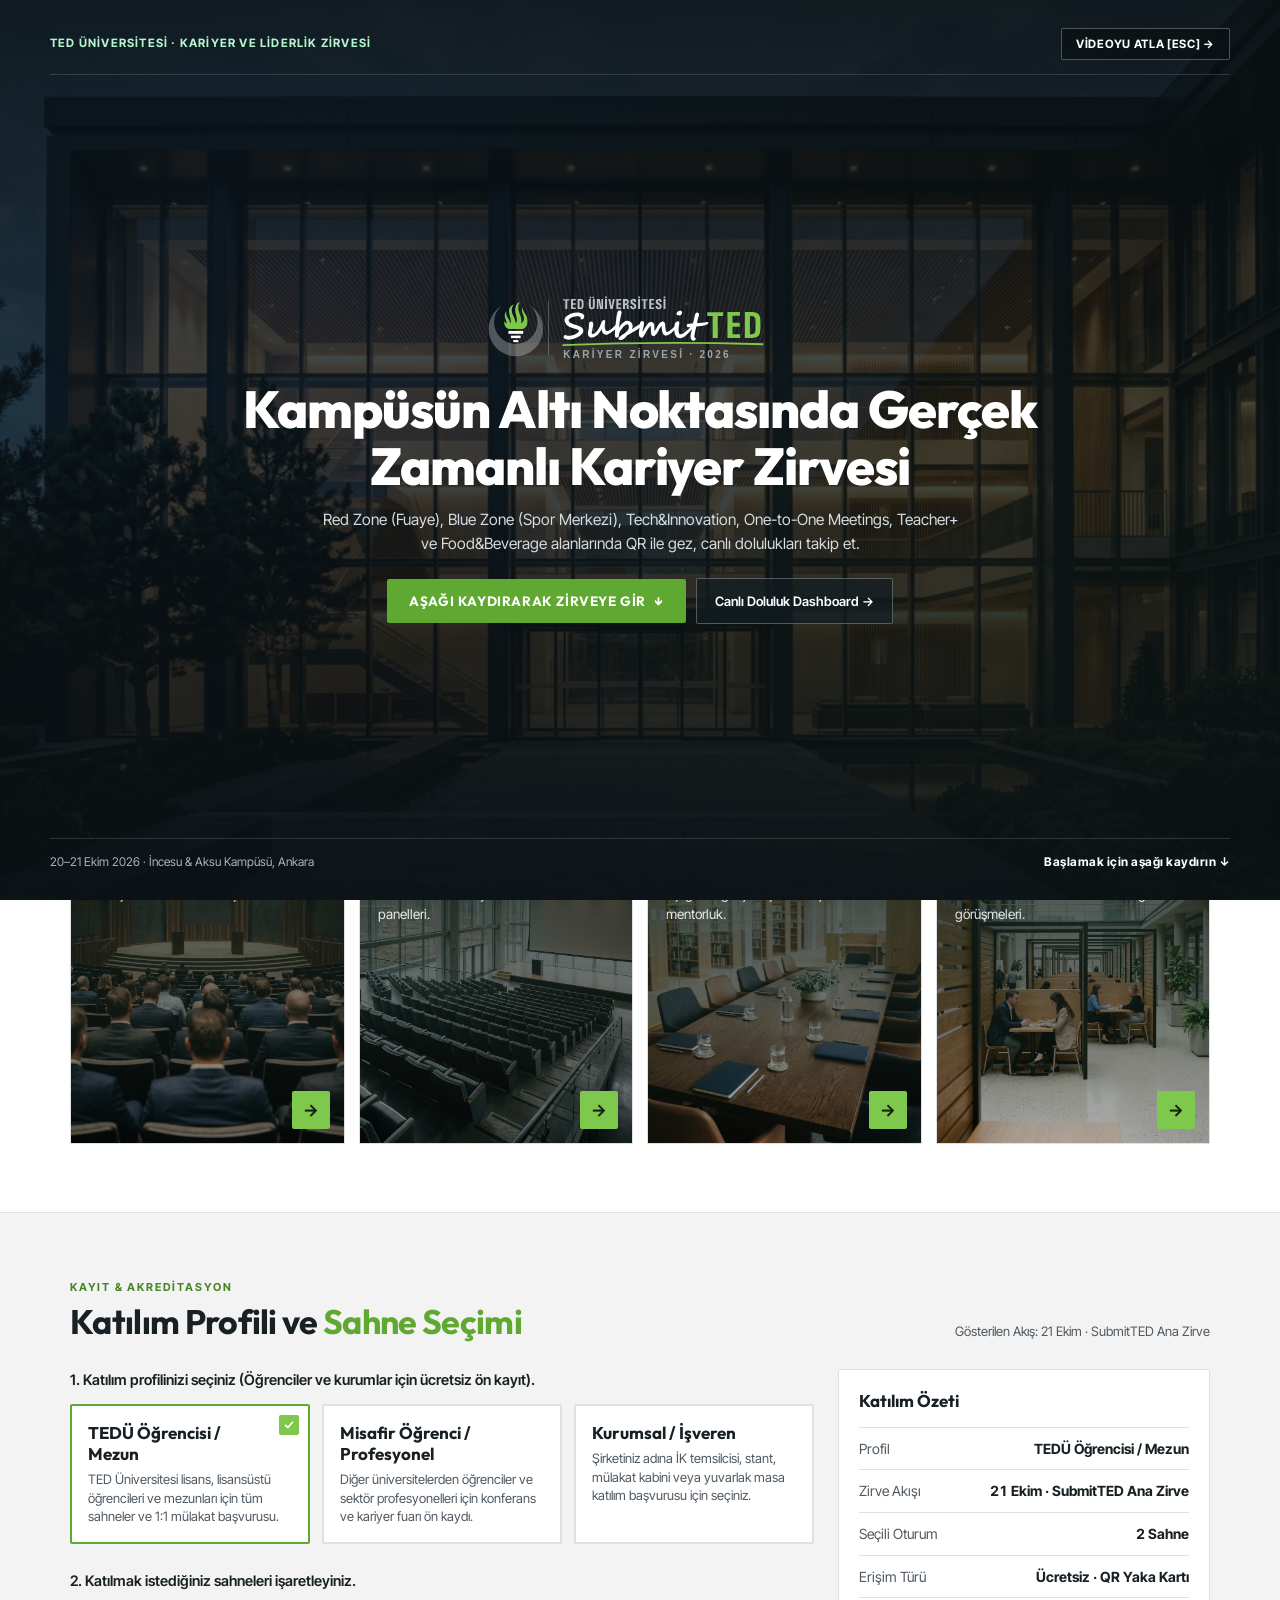
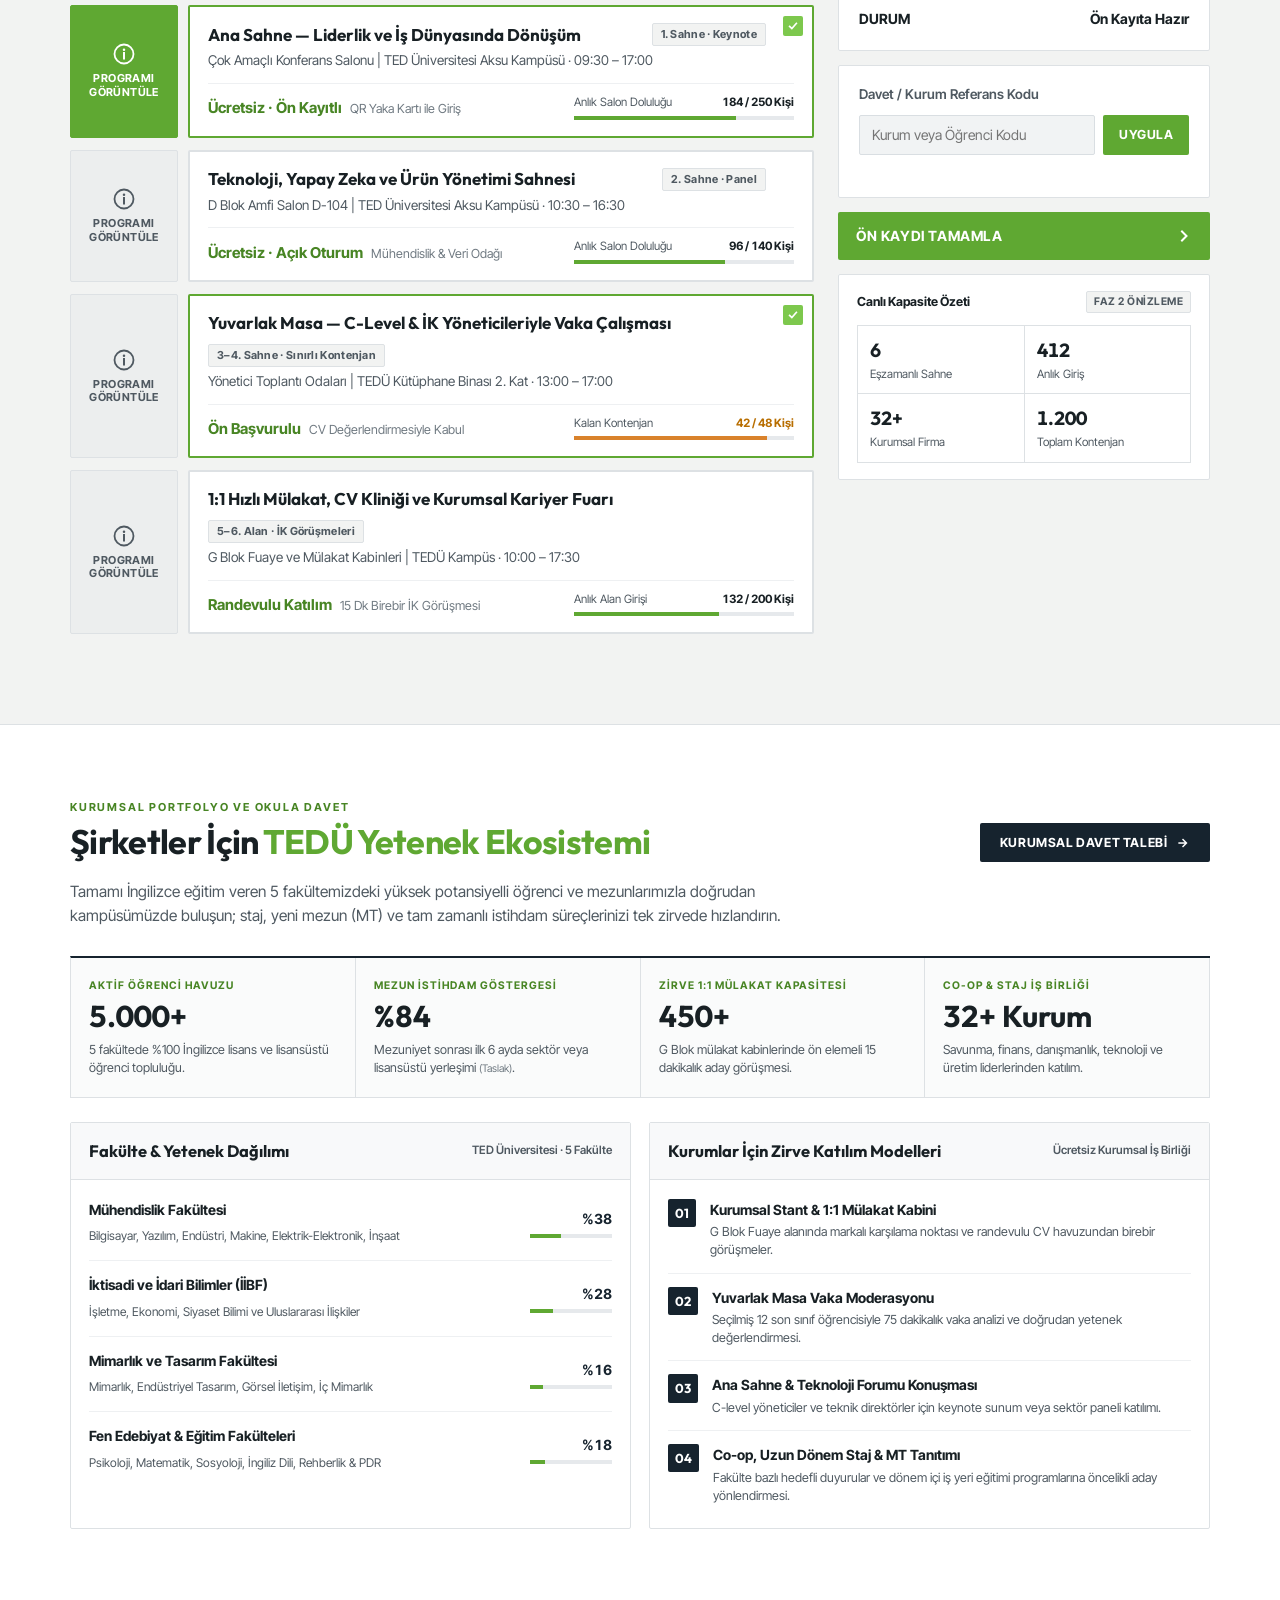
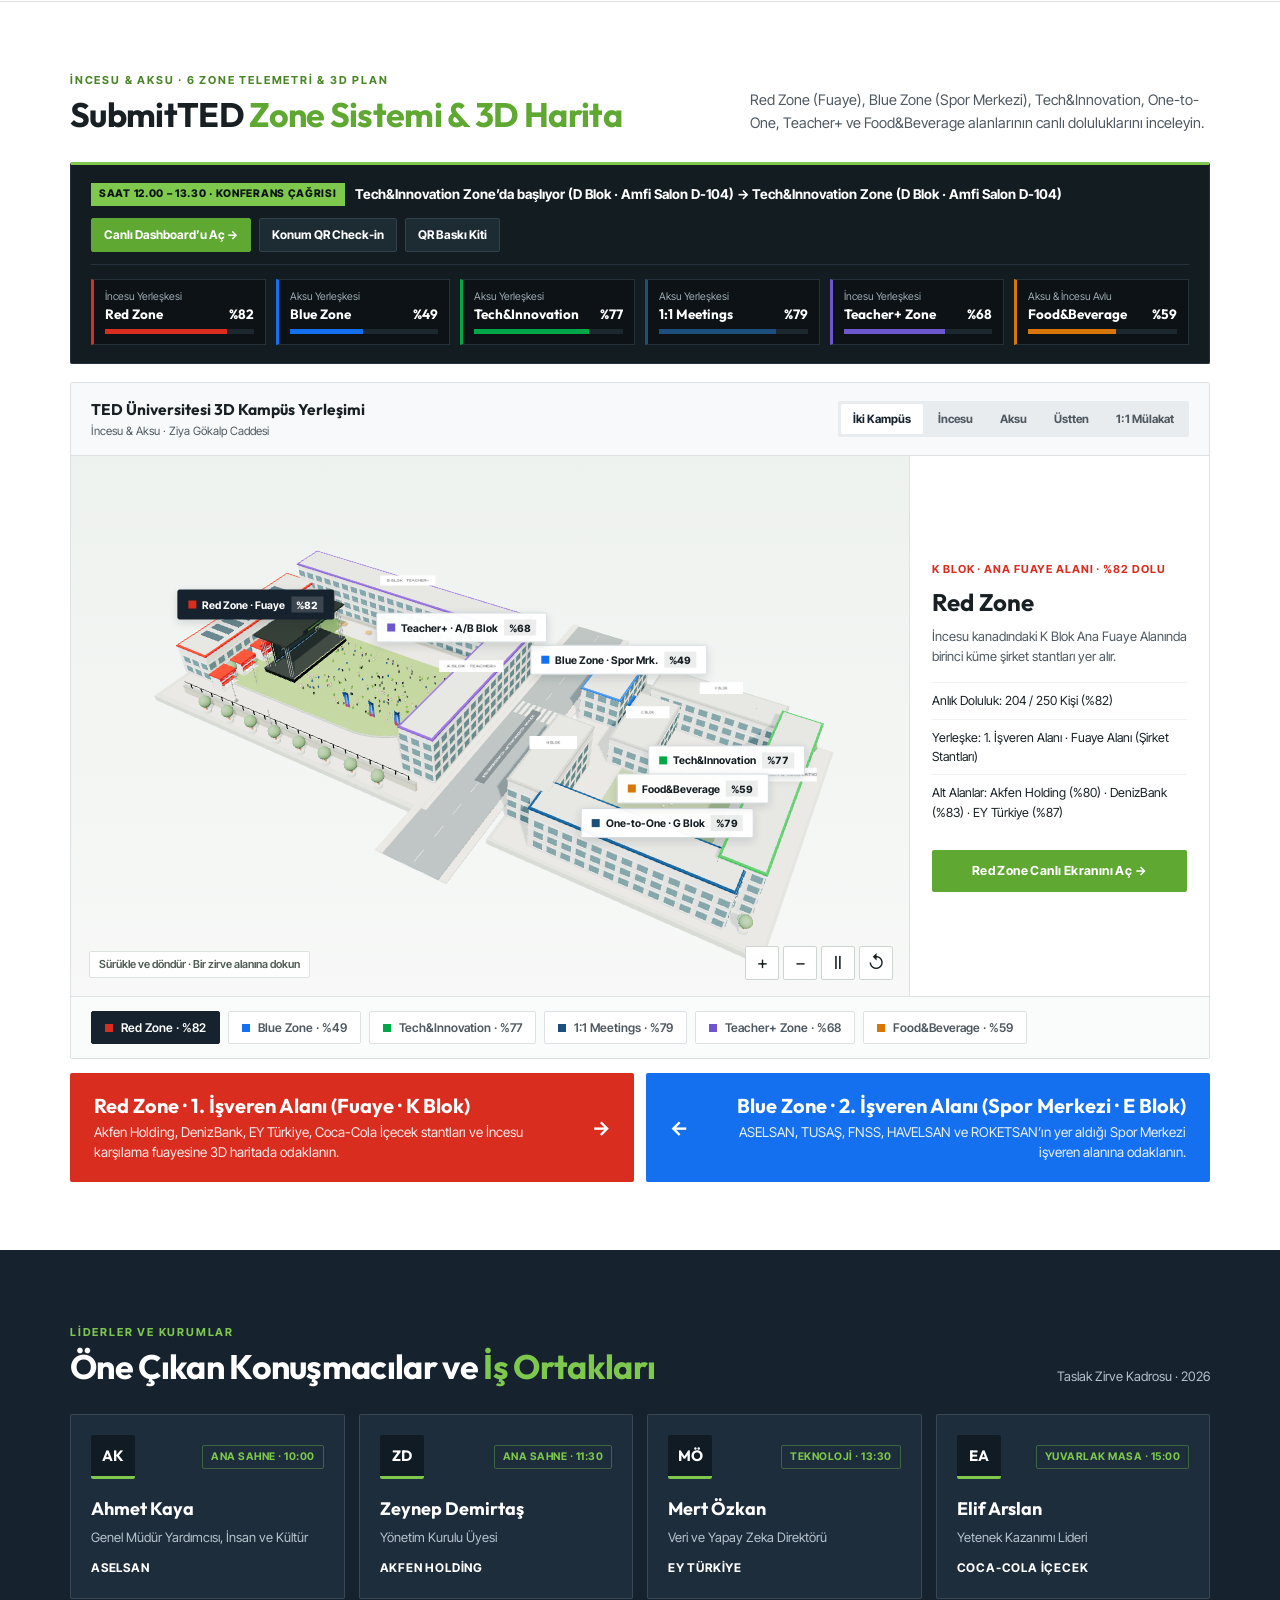
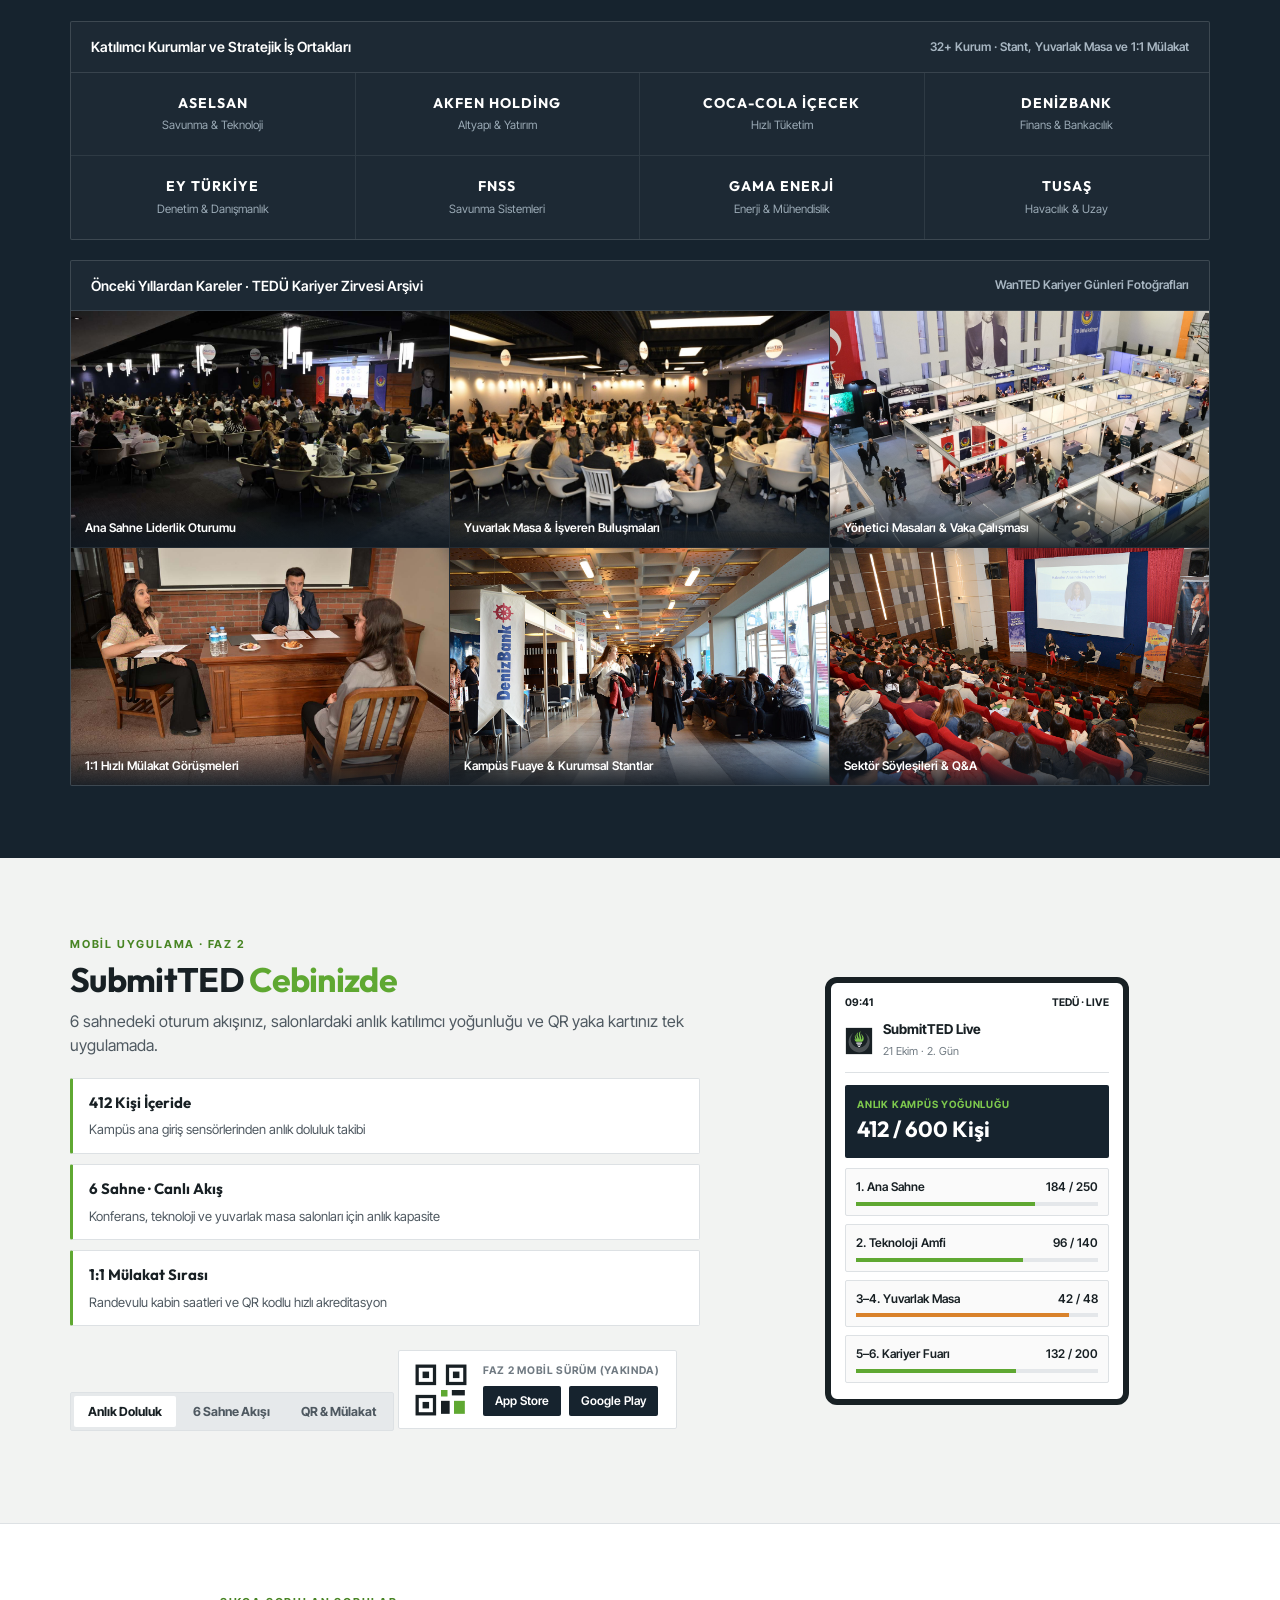
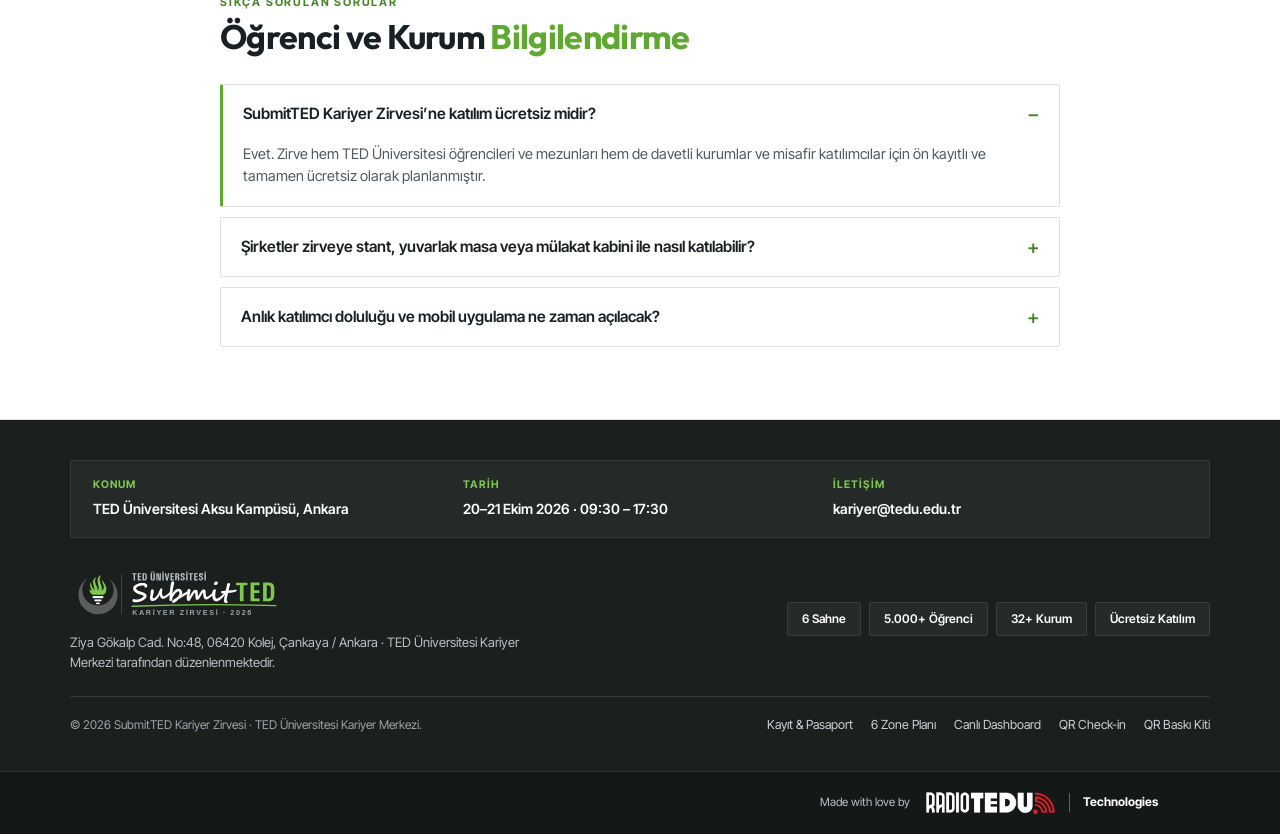
<file: index.html>
<!DOCTYPE html>
<html lang="tr">
<head>
  <meta charset="UTF-8">
  <meta name="viewport" content="width=device-width, initial-scale=1.0">
  <title>SubmitTED Kariyer Zirvesi 2026 | TED Üniversitesi</title>
  <meta name="description" content="SubmitTED Kariyer Zirvesi 2026 — Öğrenciler ve kurumsal işverenler için TED Üniversitesi kariyer, mülakat ve kurumsal katılım platformu.">
  <link rel="icon" type="image/svg+xml" href="assets/submitted-mark.svg">
  <link rel="preconnect" href="https://fonts.googleapis.com">
  <link rel="preconnect" href="https://fonts.gstatic.com" crossorigin>
  <link href="https://fonts.googleapis.com/css2?family=Inter+Tight:wght@400;500;600;700&family=Outfit:wght@500;600;700;800&family=Roboto:wght@400;500;700&display=swap" rel="stylesheet">
  <link rel="stylesheet" href="styles.css?v=20261124d">
  <link rel="stylesheet" href="campus3d.css?v=20261124d">
</head>
<body>

  <!-- Scroll-Triggered Video Splash Intro Curtain -->
  <section class="intro-curtain" id="intro-curtain" aria-label="SubmitTED Video Giriş Ekranı">
    <div class="intro-video-layer" aria-hidden="true">
      <video class="intro-video-el" src="assets/video/submitted-intro.mp4" autoplay muted loop playsinline preload="auto" poster="assets/hero-summit-bg.jpg"></video>
      <div class="intro-video-scrim"></div>
    </div>

    <div class="intro-curtain-top">
      <span class="intro-kicker">TED ÜNİVERSİTESİ · KARİYER VE LİDERLİK ZİRVESİ</span>
      <button type="button" class="intro-skip-btn" id="intro-skip-btn">VİDEOYU ATLA [ESC] →</button>
    </div>

    <div class="intro-curtain-center">
      <img src="assets/submitted-logo-white.svg" alt="SubmitTED Kariyer Zirvesi Logo" class="intro-logo-lg">
      <h2 class="intro-headline">Kampüsün Altı Noktasında Gerçek Zamanlı Kariyer Zirvesi</h2>
      <p class="intro-sub">
        Red Zone (Fuaye), Blue Zone (Spor Merkezi), Tech&amp;Innovation, One-to-One Meetings, Teacher+ ve Food&amp;Beverage alanlarında QR ile gez, canlı dolulukları takip et.
      </p>
      <div class="intro-actions-row">
        <button type="button" class="intro-enter-btn" id="intro-enter-btn">
          <span>AŞAĞI KAYDIRARAK ZİRVEYE GİR</span>
          <span aria-hidden="true">↓</span>
        </button>
        <a href="dashboard.html" class="intro-dash-link">Canlı Doluluk Dashboard →</a>
      </div>
    </div>

    <div class="intro-curtain-bottom">
      <span>20–21 Ekim 2026 · İncesu &amp; Aksu Kampüsü, Ankara</span>
      <span class="intro-scroll-cue">Başlamak için aşağı kaydırın ↓</span>
    </div>
  </section>

  <!-- Sharp Full-Width Executive Topbar + Mobile Drawer -->
  <header class="site-topbar" id="top" aria-label="Ana Navigasyon">
    <div class="container topbar-inner">
      <a href="#top" class="brand-lockup" aria-label="SubmitTED Kariyer Zirvesi Ana Sayfa">
        <img src="assets/submitted-logo-white.svg" alt="SubmitTED Kariyer Zirvesi Logo" class="topbar-logo-img">
      </a>

      <nav class="topbar-nav" aria-label="Bölümler">
        <a href="#agenda-pillars" class="topbar-link">Zone'lar</a>
        <a href="#registration-hub" class="topbar-link">Kayıt &amp; Pasaport</a>
        <a href="#corporate-portfolio" class="topbar-link">Şirketler İçin</a>
        <a href="#campus-zones" class="topbar-link">3D Harita</a>
        <a href="dashboard.html" class="topbar-link">Canlı Dashboard</a>
        <a href="checkin.html" class="topbar-link">QR Check-in</a>
      </nav>

      <div class="topbar-actions">
        <div class="lang-switch" role="group" aria-label="Dil Seçimi">
          <button type="button" class="lang-btn is-active" data-lang="tr">TR</button>
          <button type="button" class="lang-btn" data-lang="en">EN</button>
        </div>
        <button type="button" class="topbar-login-btn" id="open-login-preview">Giriş Yap</button>
        <a href="#registration-hub" class="topbar-cta">Kayıt Ol</a>
        <button type="button" class="mobile-menu-toggle" id="mobile-menu-toggle" aria-expanded="false" aria-controls="mobile-nav-drawer" aria-label="Menüyü Aç">
          <svg viewBox="0 0 20 20" fill="none" aria-hidden="true">
            <path d="M3 5H17M3 10H17M3 15H17" stroke="currentColor" stroke-width="1.8" stroke-linecap="square"/>
          </svg>
        </button>
      </div>
    </div>

    <!-- Mobile Navigation Drawer -->
    <div class="mobile-nav-drawer" id="mobile-nav-drawer" hidden>
      <div class="container mobile-drawer-inner">
        <a href="#agenda-pillars" class="mobile-drawer-link">6-Zone Zirve Mimarisi</a>
        <a href="#registration-hub" class="mobile-drawer-link">Kayıt &amp; Zirve Pasaportu</a>
        <a href="#corporate-portfolio" class="mobile-drawer-link">Şirketler İçin · Kurumsal Portfolyo</a>
        <a href="#campus-zones" class="mobile-drawer-link">3D Kampüs Planı (İncesu &amp; Aksu)</a>
        <a href="dashboard.html" class="mobile-drawer-link">Canlı Doluluk Dashboard</a>
        <a href="checkin.html" class="mobile-drawer-link">Oda / Masa QR Check-in</a>
        <a href="qr-kit.html" class="mobile-drawer-link">Organizatör QR Baskı Kiti</a>
        <button type="button" class="mobile-drawer-btn" id="mobile-login-btn">Katılımcı / Kurum Girişi</button>
      </div>
    </div>
  </header>

  <!-- Full-Bleed Editorial Hero + Dual-Audience CTAs + 4-Column Track Dock -->
  <section class="hero-showcase" aria-labelledby="hero-heading">
    <div class="hero-bg-media" aria-hidden="true">
      <img src="assets/hero-summit-bg.jpg" alt="" class="hero-bg-img">
      <div class="hero-scrim"></div>
      <div class="hero-watermark">
        <svg viewBox="0 0 68 68" fill="none">
          <path d="M46.12,14.192c1.494,6.307,3.9,6.141,4.9,10.788,1,4.481-.249,10.622-4.647,11.2H32.1c-4.149-.83-4.9-5.477-4.9-8.547a4.151,4.151,0,0,0,2.821,2.821c-.332-4.647-4.4-6.8-.415-12.862-1.328,6.639,3.651,8.132,3.983,12.862,3.236-4.9-7.136-14.522,3.817-19.75-1.411,2.158-2.489,3.651-2.241,6.556.332,4.9,4.066,8.132,4.066,13.194,2.987-3.983-.249-8.547-.5-12.862-.083-3.734,1.079-8.63,4.647-9.294-5.062,9.875,3.983,14.688,1.162,22.073a5.524,5.524,0,0,0,3.236-5.062c0-4.066-3.4-6.224-1.66-11.12" transform="translate(-4.629 -1.412)" stroke="#7DC84D" stroke-width="1.2"/>
          <rect width="15.269" height="2.987" transform="translate(27.052 36.678)" stroke="#FFFFFF" stroke-width="1"/>
          <rect width="10.041" height="2.572" transform="translate(29.625 41.574)" stroke="#FFFFFF" stroke-width="1"/>
          <rect width="5.228" height="2.241" transform="translate(32.031 46.055)" stroke="#FFFFFF" stroke-width="1"/>
        </svg>
      </div>
    </div>

    <div class="container hero-inner">
      <div class="hero-motto-bar">
        <span>TED ÜNİVERSİTESİ KARİYER MERKEZİ</span>
        <span class="motto-sep" aria-hidden="true">/</span>
        <span>6 SAHNE · 32+ KURUM</span>
        <span class="motto-sep" aria-hidden="true">/</span>
        <span>AKSU KAMPÜSÜ, ANKARA</span>
      </div>

      <div class="hero-center-copy">
        <div class="hero-date-tag">
          <span class="live-dot" aria-hidden="true"></span>
          <span>20–21 EKİM 2026 · ÜCRETSİZ ÖN KAYIT VE KURUMSAL DAVET</span>
        </div>
        <h1 id="hero-heading" class="hero-title">SubmitTED Kariyer Zirvesi 2026</h1>
        <p class="hero-subtitle">
          Öğrencileri ve mezunları üst düzey yöneticilerle buluştururken, işveren kurumları TED Üniversitesi’nin 5 fakültesindeki yüksek potansiyelli yetenek havuzuna doğrudan davet eder.
        </p>

        <div class="hero-cta-row">
          <a href="#registration-hub" class="hero-btn hero-btn-primary">
            <span>ÖĞRENCİ / MEZUN KAYDI</span>
            <span aria-hidden="true">→</span>
          </a>
          <a href="#corporate-portfolio" class="hero-btn hero-btn-secondary">
            <span>ŞİRKETLER İÇİN DAVET DOSYASI</span>
            <span aria-hidden="true">→</span>
          </a>
        </div>
      </div>

      <!-- Docked Sharp 4-Column Track Switcher -->
      <div class="hero-track-dock">
        <div class="event-tabs-grid" role="tablist" aria-label="Zirve Gün ve Oturum Akışları">
          <button type="button" class="event-tab is-past" role="tab" aria-selected="false" data-track="day1-main">
            <span class="check-badge" aria-hidden="true">
              <svg viewBox="0 0 16 16" fill="none"><path d="M3.5 8.5L6.5 11.5L12.5 4.5" stroke="#fff" stroke-width="2.2" stroke-linecap="square"/></svg>
            </span>
            <small class="event-tab-date">20 Ekim · Salı · 09:30</small>
            <span class="event-tab-title">Açılış &amp; Liderlik Zirvesi</span>
            <span class="event-tab-sub">Ana Sahne · Ön Kayıt</span>
          </button>

          <button type="button" class="event-tab" role="tab" aria-selected="false" data-track="day1-roundtable">
            <span class="check-badge" aria-hidden="true">
              <svg viewBox="0 0 16 16" fill="none"><path d="M3.5 8.5L6.5 11.5L12.5 4.5" stroke="#fff" stroke-width="2.2" stroke-linecap="square"/></svg>
            </span>
            <small class="event-tab-date">20 Ekim · Salı · 13:30</small>
            <span class="event-tab-title">Yuvarlak Masa &amp; Vaka</span>
            <span class="event-tab-sub">Yönetici Oturumları</span>
          </button>

          <button type="button" class="event-tab is-active" role="tab" aria-selected="true" data-track="day2-summit">
            <span class="check-badge" aria-hidden="true">
              <svg viewBox="0 0 16 16" fill="none"><path d="M3.5 8.5L6.5 11.5L12.5 4.5" stroke="#fff" stroke-width="2.2" stroke-linecap="square"/></svg>
            </span>
            <small class="event-tab-date">21 Ekim · Çarşamba · Tam Gün</small>
            <span class="event-tab-title">Ana Zirve &amp; 6 Sahne</span>
            <span class="event-tab-sub">Teknoloji, Finans &amp; Üretim</span>
          </button>

          <button type="button" class="event-tab" role="tab" aria-selected="false" data-track="day2-interviews">
            <span class="check-badge" aria-hidden="true">
              <svg viewBox="0 0 16 16" fill="none"><path d="M3.5 8.5L6.5 11.5L12.5 4.5" stroke="#fff" stroke-width="2.2" stroke-linecap="square"/></svg>
            </span>
            <small class="event-tab-date">21 Ekim · Çarşamba · 10:00</small>
            <span class="event-tab-title">1:1 Mülakat &amp; Fuar</span>
            <span class="event-tab-sub">İK Değerlendirme Merkezi</span>
          </button>
        </div>

        <div class="event-select-mobile">
          <label for="mobile-track-select" class="sr-only">Zirve Akışı Seçin</label>
          <select id="mobile-track-select" class="mobile-track-dropdown">
            <option value="day1-main">20 Ekim · Açılış &amp; Liderlik Zirvesi</option>
            <option value="day1-roundtable">20 Ekim · Yuvarlak Masa &amp; Vaka Analizi</option>
            <option value="day2-summit" selected>21 Ekim · Ana Zirve &amp; 6 Sahne</option>
            <option value="day2-interviews">21 Ekim · 1:1 Mülakat &amp; Değerlendirme</option>
          </select>
        </div>
      </div>
    </div>
  </section>

  <!-- 4-Column Sharp Architectural Photographic Stage Cards -->
  <section id="agenda-pillars" class="pillars-band" aria-labelledby="pillars-heading">
    <div class="container">
      <div class="section-split-head reveal-up">
        <div>
          <span class="section-eyebrow">ZİRVE EYLEM GÜNDEMİ</span>
          <h2 id="pillars-heading" class="section-display-title">SubmitTED <span>Sahne Mimarisi</span></h2>
        </div>
        <p class="section-lead-right">
          Liderlik panelleri, teknoloji forumu, yönetici yuvarlak masaları ve kurumsal 1:1 mülakat merkezleri.
        </p>
      </div>

      <div class="pillars-grid reveal-up">
        <article class="pillar-card" data-modal-stage="ana-sahne" tabindex="0" role="button">
          <img src="assets/stage-keynote.jpg" alt="Ana Sahne Konferans Salonu" class="pillar-bg-img">
          <div class="pillar-overlay"></div>
          <div class="pillar-content">
            <span class="pillar-tag">1. SAHNE · KEYNOTE</span>
            <h3>Liderlik ve Vizyon</h3>
            <p>C-level yöneticilerle yeni nesil liderlik, strateji ve kurumsal dönüşüm oturumları.</p>
          </div>
          <span class="pillar-square-arrow" aria-hidden="true">→</span>
        </article>

        <article class="pillar-card" data-modal-stage="teknoloji" tabindex="0" role="button">
          <img src="assets/stage-tech.jpg" alt="Teknoloji ve Yapay Zeka Amfisi" class="pillar-bg-img">
          <div class="pillar-overlay"></div>
          <div class="pillar-content">
            <span class="pillar-tag">2. SAHNE · FORUM</span>
            <h3>Teknoloji &amp; Yapay Zeka</h3>
            <p>Mühendislik, veri bilimi, savunma sistemleri ve ürün yönetimi derinlemesine panelleri.</p>
          </div>
          <span class="pillar-square-arrow" aria-hidden="true">→</span>
        </article>

        <article class="pillar-card" data-modal-stage="yuvarlak-masa" tabindex="0" role="button">
          <img src="assets/stage-roundtable.jpg" alt="Yuvarlak Masa Toplantı Odası" class="pillar-bg-img">
          <div class="pillar-overlay"></div>
          <div class="pillar-content">
            <span class="pillar-tag">3–4. SAHNE · VAKA</span>
            <h3>Yuvarlak Masa</h3>
            <p>12 kişilik sınırlı gruplarda direktörler eşliğinde gerçek iş vakası çözümü ve mentorluk.</p>
          </div>
          <span class="pillar-square-arrow" aria-hidden="true">→</span>
        </article>

        <article class="pillar-card" data-modal-stage="mulakat" tabindex="0" role="button">
          <img src="assets/stage-career.jpg" alt="1:1 Mülakat ve Kariyer Fuarı Alanı" class="pillar-bg-img">
          <div class="pillar-overlay"></div>
          <div class="pillar-content">
            <span class="pillar-tag">5–6. ALAN · İK MERKEZİ</span>
            <h3>1:1 Mülakat &amp; Fuar</h3>
            <p>32+ seçkin kurumun İK liderleriyle randevulu mülakatlar ve CV kliniği görüşmeleri.</p>
          </div>
          <span class="pillar-square-arrow" aria-hidden="true">→</span>
        </article>
      </div>
    </div>
  </section>

  <!-- HBR-Sharp Registration & Stage Selection Hub (Zero Fees / Pricing Removed) -->
  <section id="registration-hub" class="registration-band" aria-labelledby="profile-heading">
    <div class="container">
      <div class="section-split-head reveal-up">
        <div>
          <span class="section-eyebrow">KAYIT &amp; AKREDİTASYON</span>
          <h2 id="profile-heading" class="section-display-title">Katılım Profili ve <span>Sahne Seçimi</span></h2>
        </div>
        <span class="section-hint" id="active-track-label">Gösterilen Akış: 21 Ekim · SubmitTED Ana Zirve</span>
      </div>

      <div class="layout-grid">
        <!-- Left 8 Columns -->
        <div class="main-column">

          <div class="section-group reveal-up">
            <p class="block-label">1. Katılım profilinizi seçiniz (Öğrenciler ve kurumlar için ücretsiz ön kayıt).</p>
            <div class="profile-grid">
              <button type="button" class="select-block is-active" data-profile="student">
                <span class="check-badge" aria-hidden="true">
                  <svg viewBox="0 0 16 16" fill="none"><path d="M3.5 8.5L6.5 11.5L12.5 4.5" stroke="#fff" stroke-width="2.2" stroke-linecap="square"/></svg>
                </span>
                <span class="select-block-title">TEDÜ Öğrencisi / Mezun</span>
                <span class="select-block-text">TED Üniversitesi lisans, lisansüstü öğrencileri ve mezunları için tüm sahneler ve 1:1 mülakat başvurusu.</span>
              </button>

              <button type="button" class="select-block" data-profile="guest">
                <span class="check-badge" aria-hidden="true">
                  <svg viewBox="0 0 16 16" fill="none"><path d="M3.5 8.5L6.5 11.5L12.5 4.5" stroke="#fff" stroke-width="2.2" stroke-linecap="square"/></svg>
                </span>
                <span class="select-block-title">Misafir Öğrenci / Profesyonel</span>
                <span class="select-block-text">Diğer üniversitelerden öğrenciler ve sektör profesyonelleri için konferans ve kariyer fuarı ön kaydı.</span>
              </button>

              <button type="button" class="select-block" data-profile="corporate">
                <span class="check-badge" aria-hidden="true">
                  <svg viewBox="0 0 16 16" fill="none"><path d="M3.5 8.5L6.5 11.5L12.5 4.5" stroke="#fff" stroke-width="2.2" stroke-linecap="square"/></svg>
                </span>
                <span class="select-block-title">Kurumsal / İşveren</span>
                <span class="select-block-text">Şirketiniz adına İK temsilcisi, stant, mülakat kabini veya yuvarlak masa katılım başvurusu için seçiniz.</span>
              </button>
            </div>
          </div>

          <div class="section-group reveal-up">
            <p class="block-label">2. Katılmak istediğiniz sahneleri işaretleyiniz.</p>
            <div class="activity-list" id="activity-list">
              <!-- Row 1 -->
              <div class="activity-item">
                <button type="button" class="show-speakers is-primary" data-modal-stage="ana-sahne">
                  <svg class="info-icon" viewBox="0 0 24 24" fill="none" aria-hidden="true">
                    <circle cx="12" cy="12" r="9.5" stroke="currentColor" stroke-width="1.8"/>
                    <path d="M12 11V16.5" stroke="currentColor" stroke-width="2" stroke-linecap="square"/>
                    <circle cx="12" cy="7.75" r="1.25" fill="currentColor"/>
                  </svg>
                  <span>PROGRAMI<br>GÖRÜNTÜLE</span>
                </button>
                <div class="highlightable-field is-selected" role="button" tabindex="0" data-stage-id="ana-sahne" data-stage-name="Ana Sahne — Liderlik ve Dönüşüm">
                  <span class="check-badge" aria-hidden="true">
                    <svg viewBox="0 0 16 16" fill="none"><path d="M3.5 8.5L6.5 11.5L12.5 4.5" stroke="#fff" stroke-width="2.2" stroke-linecap="square"/></svg>
                  </span>
                  <div class="activity-main">
                    <div class="activity-title-row">
                      <h3 class="activity-title">Ana Sahne — Liderlik ve İş Dünyasında Dönüşüm</h3>
                      <span class="stage-tag">1. Sahne · Keynote</span>
                    </div>
                    <p class="activity-venue">Çok Amaçlı Konferans Salonu | TED Üniversitesi Aksu Kampüsü · 09:30 – 17:00</p>
                    <div class="activity-bottom-row">
                      <div class="activity-access-wrap">
                        <span class="access-status" data-access-label>Ücretsiz · Ön Kayıtlı</span>
                        <small class="activity-access-note" data-access-note>QR Yaka Kartı ile Giriş</small>
                      </div>
                      <div class="occupancy-meter">
                        <div class="occupancy-meta">
                          <span>Anlık Salon Doluluğu</span>
                          <strong>184 / 250 Kişi</strong>
                        </div>
                        <div class="occupancy-track">
                          <div class="occupancy-fill" style="width: 73.6%;"></div>
                        </div>
                      </div>
                    </div>
                  </div>
                </div>
              </div>

              <!-- Row 2 -->
              <div class="activity-item">
                <button type="button" class="show-speakers" data-modal-stage="teknoloji">
                  <svg class="info-icon" viewBox="0 0 24 24" fill="none" aria-hidden="true">
                    <circle cx="12" cy="12" r="9.5" stroke="currentColor" stroke-width="1.8"/>
                    <path d="M12 11V16.5" stroke="currentColor" stroke-width="2" stroke-linecap="square"/>
                    <circle cx="12" cy="7.75" r="1.25" fill="currentColor"/>
                  </svg>
                  <span>PROGRAMI<br>GÖRÜNTÜLE</span>
                </button>
                <div class="highlightable-field" role="button" tabindex="0" data-stage-id="teknoloji" data-stage-name="Teknoloji, Yapay Zeka ve Ürün Sahnesi">
                  <span class="check-badge" aria-hidden="true">
                    <svg viewBox="0 0 16 16" fill="none"><path d="M3.5 8.5L6.5 11.5L12.5 4.5" stroke="#fff" stroke-width="2.2" stroke-linecap="square"/></svg>
                  </span>
                  <div class="activity-main">
                    <div class="activity-title-row">
                      <h3 class="activity-title">Teknoloji, Yapay Zeka ve Ürün Yönetimi Sahnesi</h3>
                      <span class="stage-tag">2. Sahne · Panel</span>
                    </div>
                    <p class="activity-venue">D Blok Amfi Salon D-104 | TED Üniversitesi Aksu Kampüsü · 10:30 – 16:30</p>
                    <div class="activity-bottom-row">
                      <div class="activity-access-wrap">
                        <span class="access-status" data-access-label>Ücretsiz · Açık Oturum</span>
                        <small class="activity-access-note" data-access-note>Mühendislik &amp; Veri Odağı</small>
                      </div>
                      <div class="occupancy-meter">
                        <div class="occupancy-meta">
                          <span>Anlık Salon Doluluğu</span>
                          <strong>96 / 140 Kişi</strong>
                        </div>
                        <div class="occupancy-track">
                          <div class="occupancy-fill" style="width: 68.5%;"></div>
                        </div>
                      </div>
                    </div>
                  </div>
                </div>
              </div>

              <!-- Row 3 -->
              <div class="activity-item">
                <button type="button" class="show-speakers" data-modal-stage="yuvarlak-masa">
                  <svg class="info-icon" viewBox="0 0 24 24" fill="none" aria-hidden="true">
                    <circle cx="12" cy="12" r="9.5" stroke="currentColor" stroke-width="1.8"/>
                    <path d="M12 11V16.5" stroke="currentColor" stroke-width="2" stroke-linecap="square"/>
                    <circle cx="12" cy="7.75" r="1.25" fill="currentColor"/>
                  </svg>
                  <span>PROGRAMI<br>GÖRÜNTÜLE</span>
                </button>
                <div class="highlightable-field is-selected" role="button" tabindex="0" data-stage-id="yuvarlak-masa" data-stage-name="Yuvarlak Masa — Yönetici Mentorluğu">
                  <span class="check-badge" aria-hidden="true">
                    <svg viewBox="0 0 16 16" fill="none"><path d="M3.5 8.5L6.5 11.5L12.5 4.5" stroke="#fff" stroke-width="2.2" stroke-linecap="square"/></svg>
                  </span>
                  <div class="activity-main">
                    <div class="activity-title-row">
                      <h3 class="activity-title">Yuvarlak Masa — C-Level &amp; İK Yöneticileriyle Vaka Çalışması</h3>
                      <span class="stage-tag">3–4. Sahne · Sınırlı Kontenjan</span>
                    </div>
                    <p class="activity-venue">Yönetici Toplantı Odaları | TEDÜ Kütüphane Binası 2. Kat · 13:00 – 17:00</p>
                    <div class="activity-bottom-row">
                      <div class="activity-access-wrap">
                        <span class="access-status" data-access-label>Ön Başvurulu</span>
                        <small class="activity-access-note" data-access-note>CV Değerlendirmesiyle Kabul</small>
                      </div>
                      <div class="occupancy-meter">
                        <div class="occupancy-meta">
                          <span>Kalan Kontenjan</span>
                          <strong class="text-warning-dark">42 / 48 Kişi</strong>
                        </div>
                        <div class="occupancy-track">
                          <div class="occupancy-fill is-high" style="width: 87.5%;"></div>
                        </div>
                      </div>
                    </div>
                  </div>
                </div>
              </div>

              <!-- Row 4 -->
              <div class="activity-item">
                <button type="button" class="show-speakers" data-modal-stage="mulakat">
                  <svg class="info-icon" viewBox="0 0 24 24" fill="none" aria-hidden="true">
                    <circle cx="12" cy="12" r="9.5" stroke="currentColor" stroke-width="1.8"/>
                    <path d="M12 11V16.5" stroke="currentColor" stroke-width="2" stroke-linecap="square"/>
                    <circle cx="12" cy="7.75" r="1.25" fill="currentColor"/>
                  </svg>
                  <span>PROGRAMI<br>GÖRÜNTÜLE</span>
                </button>
                <div class="highlightable-field" role="button" tabindex="0" data-stage-id="mulakat" data-stage-name="1:1 Mülakat & Kurumsal Stant Alanı">
                  <span class="check-badge" aria-hidden="true">
                    <svg viewBox="0 0 16 16" fill="none"><path d="M3.5 8.5L6.5 11.5L12.5 4.5" stroke="#fff" stroke-width="2.2" stroke-linecap="square"/></svg>
                  </span>
                  <div class="activity-main">
                    <div class="activity-title-row">
                      <h3 class="activity-title">1:1 Hızlı Mülakat, CV Kliniği ve Kurumsal Kariyer Fuarı</h3>
                      <span class="stage-tag">5–6. Alan · İK Görüşmeleri</span>
                    </div>
                    <p class="activity-venue">G Blok Fuaye ve Mülakat Kabinleri | TEDÜ Kampüs · 10:00 – 17:30</p>
                    <div class="activity-bottom-row">
                      <div class="activity-access-wrap">
                        <span class="access-status" data-access-label>Randevulu Katılım</span>
                        <small class="activity-access-note" data-access-note>15 Dk Birebir İK Görüşmesi</small>
                      </div>
                      <div class="occupancy-meter">
                        <div class="occupancy-meta">
                          <span>Anlık Alan Girişi</span>
                          <strong>132 / 200 Kişi</strong>
                        </div>
                        <div class="occupancy-track">
                          <div class="occupancy-fill" style="width: 66%;"></div>
                        </div>
                      </div>
                    </div>
                  </div>
                </div>
              </div>
            </div>
          </div>

        </div>

        <!-- Right 4 Columns Sticky Sidebar (Zero Prices) -->
        <aside class="sidebar-column" aria-label="Katılım Özeti ve Araçlar">
          <div class="sticky-sidebar">

            <div class="block sidebar-summary-block">
              <h3 class="summary-heading">Katılım Özeti</h3>
              <ul class="total-sidebar-list">
                <li>
                  <span>Profil</span>
                  <strong id="summary-profile">TEDÜ Öğrencisi / Mezun</strong>
                </li>
                <li>
                  <span>Zirve Akışı</span>
                  <strong id="summary-track">21 Ekim · Ana Zirve</strong>
                </li>
                <li>
                  <span>Seçili Oturum</span>
                  <strong id="summary-count">2 Sahne</strong>
                </li>
                <li>
                  <span>Erişim Türü</span>
                  <strong id="summary-access">Ücretsiz · QR Yaka Kartı</strong>
                </li>
                <li class="summary-total-row">
                  <span>DURUM</span>
                  <strong id="summary-status">Ön Kayıta Hazır</strong>
                </li>
              </ul>
            </div>

            <div class="block invite-block">
              <label for="invite-code-input" class="invite-label">Davet / Kurum Referans Kodu</label>
              <div class="invite-input-group">
                <input id="invite-code-input" type="text" class="invite-input" placeholder="Kurum veya Öğrenci Kodu">
                <button type="button" id="apply-code-btn" class="btn-apply">UYGULA</button>
              </div>
              <p class="invite-feedback" id="invite-feedback" aria-live="polite"></p>
            </div>

            <button type="button" id="next-page-btn" class="btn-ticket">
              <span id="next-page-label">ÖN KAYDI TAMAMLA</span>
              <svg viewBox="0 0 16 16" fill="none" aria-hidden="true">
                <path d="M6 3.5L10.5 8L6 12.5" stroke="currentColor" stroke-width="2" stroke-linecap="square"/>
              </svg>
            </button>

            <div class="block metrics-block">
              <div class="metrics-header">
                <span>Canlı Kapasite Özeti</span>
                <span class="metrics-badge">Faz 2 Önizleme</span>
              </div>
              <div class="metrics-grid">
                <div class="metric-cell">
                  <strong>6</strong>
                  <span>Eşzamanlı Sahne</span>
                </div>
                <div class="metric-cell">
                  <strong>412</strong>
                  <span>Anlık Giriş</span>
                </div>
                <div class="metric-cell">
                  <strong>32+</strong>
                  <span>Kurumsal Firma</span>
                </div>
                <div class="metric-cell">
                  <strong>1.200</strong>
                  <span>Toplam Kontenjan</span>
                </div>
              </div>
            </div>

          </div>
        </aside>
      </div>
    </div>
  </section>

  <!-- NEW: Corporate Portfolio & School Invitation Showcase (#corporate-portfolio) -->
  <section id="corporate-portfolio" class="portfolio-band" aria-labelledby="portfolio-heading">
    <div class="container">
      <div class="section-split-head reveal-up">
        <div>
          <span class="section-eyebrow">KURUMSAL PORTFOLYO VE OKULA DAVET</span>
          <h2 id="portfolio-heading" class="section-display-title">Şirketler İçin <span>TEDÜ Yetenek Ekosistemi</span></h2>
        </div>
        <button type="button" class="portfolio-cta-btn" id="open-corp-invite-btn">
          <span>KURUMSAL DAVET TALEBİ</span>
          <span aria-hidden="true">→</span>
        </button>
      </div>

      <p class="portfolio-intro reveal-up">
        Tamamı İngilizce eğitim veren 5 fakültemizdeki yüksek potansiyelli öğrenci ve mezunlarımızla doğrudan kampüsümüzde buluşun; staj, yeni mezun (MT) ve tam zamanlı istihdam süreçlerinizi tek zirvede hızlandırın.
      </p>

      <!-- 4-Column Institutional Metrics & Employment Strip -->
      <div class="corp-kpi-grid reveal-up">
        <div class="corp-kpi-card">
          <span class="kpi-label">AKTİF ÖĞRENCİ HAVUZU</span>
          <strong class="kpi-value">5.000+</strong>
          <p class="kpi-desc">5 fakültede %100 İngilizce lisans ve lisansüstü öğrenci topluluğu.</p>
        </div>

        <div class="corp-kpi-card">
          <span class="kpi-label">MEZUN İSTİHDAM GÖSTERGESİ</span>
          <strong class="kpi-value">%84</strong>
          <p class="kpi-desc">Mezuniyet sonrası ilk 6 ayda sektör veya lisansüstü yerleşimi <small>(Taslak)</small>.</p>
        </div>

        <div class="corp-kpi-card">
          <span class="kpi-label">ZİRVE 1:1 MÜLAKAT KAPASİTESİ</span>
          <strong class="kpi-value">450+</strong>
          <p class="kpi-desc">G Blok mülakat kabinlerinde ön elemeli 15 dakikalık aday görüşmesi.</p>
        </div>

        <div class="corp-kpi-card">
          <span class="kpi-label">CO-OP &amp; STAJ İŞ BİRLİĞİ</span>
          <strong class="kpi-value">32+ Kurum</strong>
          <p class="kpi-desc">Savunma, finans, danışmanlık, teknoloji ve üretim liderlerinden katılım.</p>
        </div>
      </div>

      <!-- 2-Column Split: Faculty Talent Pool + Corporate Participation Models -->
      <div class="portfolio-split-grid reveal-up">
        <!-- Left: Faculty Breakdown -->
        <div class="portfolio-panel">
          <div class="portfolio-panel-head">
            <h3>Fakülte &amp; Yetenek Dağılımı</h3>
            <span>TED Üniversitesi · 5 Fakülte</span>
          </div>
          <div class="faculty-list">
            <div class="faculty-row">
              <div class="faculty-meta">
                <strong>Mühendislik Fakültesi</strong>
                <span>Bilgisayar, Yazılım, Endüstri, Makine, Elektrik-Elektronik, İnşaat</span>
              </div>
              <div class="faculty-stat">
                <strong>%38</strong>
                <div class="faculty-bar"><div class="faculty-fill" style="width: 38%;"></div></div>
              </div>
            </div>

            <div class="faculty-row">
              <div class="faculty-meta">
                <strong>İktisadi ve İdari Bilimler (İİBF)</strong>
                <span>İşletme, Ekonomi, Siyaset Bilimi ve Uluslararası İlişkiler</span>
              </div>
              <div class="faculty-stat">
                <strong>%28</strong>
                <div class="faculty-bar"><div class="faculty-fill" style="width: 28%;"></div></div>
              </div>
            </div>

            <div class="faculty-row">
              <div class="faculty-meta">
                <strong>Mimarlık ve Tasarım Fakültesi</strong>
                <span>Mimarlık, Endüstriyel Tasarım, Görsel İletişim, İç Mimarlık</span>
              </div>
              <div class="faculty-stat">
                <strong>%16</strong>
                <div class="faculty-bar"><div class="faculty-fill" style="width: 16%;"></div></div>
              </div>
            </div>

            <div class="faculty-row">
              <div class="faculty-meta">
                <strong>Fen Edebiyat &amp; Eğitim Fakülteleri</strong>
                <span>Psikoloji, Matematik, Sosyoloji, İngiliz Dili, Rehberlik &amp; PDR</span>
              </div>
              <div class="faculty-stat">
                <strong>%18</strong>
                <div class="faculty-bar"><div class="faculty-fill" style="width: 18%;"></div></div>
              </div>
            </div>
          </div>
        </div>

        <!-- Right: Participation Formats for Companies -->
        <div class="portfolio-panel">
          <div class="portfolio-panel-head">
            <h3>Kurumlar İçin Zirve Katılım Modelleri</h3>
            <span>Ücretsiz Kurumsal İş Birliği</span>
          </div>
          <div class="corp-format-list">
            <div class="corp-format-item">
              <span class="format-num">01</span>
              <div>
                <h4>Kurumsal Stant &amp; 1:1 Mülakat Kabini</h4>
                <p>G Blok Fuaye alanında markalı karşılama noktası ve randevulu CV havuzundan birebir görüşmeler.</p>
              </div>
            </div>

            <div class="corp-format-item">
              <span class="format-num">02</span>
              <div>
                <h4>Yuvarlak Masa Vaka Moderasyonu</h4>
                <p>Seçilmiş 12 son sınıf öğrencisiyle 75 dakikalık vaka analizi ve doğrudan yetenek değerlendirmesi.</p>
              </div>
            </div>

            <div class="corp-format-item">
              <span class="format-num">03</span>
              <div>
                <h4>Ana Sahne &amp; Teknoloji Forumu Konuşması</h4>
                <p>C-level yöneticiler ve teknik direktörler için keynote sunum veya sektör paneli katılımı.</p>
              </div>
            </div>

            <div class="corp-format-item">
              <span class="format-num">04</span>
              <div>
                <h4>Co-op, Uzun Dönem Staj &amp; MT Tanıtımı</h4>
                <p>Fakülte bazlı hedefli duyurular ve dönem içi iş yeri eğitimi programlarına öncelikli aday yönlendirmesi.</p>
              </div>
            </div>
          </div>
        </div>
      </div>
    </div>
  </section>

  <!-- Interactive 3D TEDÜ Campus Map + Live 6-Zone Telemetry Strip -->
  <section id="campus-zones" class="zones-band" aria-labelledby="zones-heading">
    <div class="container">
      <div class="section-split-head reveal-up">
        <div>
          <span class="section-eyebrow">İNCESU &amp; AKSU · 6 ZONE TELEMETRİ &amp; 3D PLAN</span>
          <h2 id="zones-heading" class="section-display-title">SubmitTED <span>Zone Sistemi &amp; 3D Harita</span></h2>
        </div>
        <p class="section-lead-right">
          Red Zone (Fuaye), Blue Zone (Spor Merkezi), Tech&amp;Innovation, One-to-One, Teacher+ ve Food&amp;Beverage alanlarının canlı doluluklarını inceleyin.
        </p>
      </div>

      <!-- Compact Live Telemetry Sync Strip (Zero QR Codes) -->
      <div class="live-telemetry-card reveal-up" id="home-live-telemetry">
        <div class="telemetry-strip-head">
          <div class="telemetry-routing-line">
            <span class="telemetry-routing-pill" id="home-routing-badge">CANLI YÖNLENDİRME</span>
            <strong id="home-routing-title">ASELSAN Konuşması → Tech&amp;Innovation Zone (D Blok)</strong>
          </div>
          <div class="telemetry-strip-links">
            <a href="dashboard.html" class="telemetry-link-btn is-primary">Canlı Dashboard’u Aç →</a>
            <a href="checkin.html" class="telemetry-link-btn">Konum QR Check-in</a>
            <a href="qr-kit.html" class="telemetry-link-btn">QR Baskı Kiti</a>
          </div>
        </div>
        <div class="mini-zone-strip" id="home-mini-zones"></div>
      </div>

      <div id="submitted-world" class="submitted-world reveal-up">
        <div class="world-topbar">
          <div class="world-topbar-title">
            <b>TED Üniversitesi 3D Kampüs Yerleşimi</b>
            <span>İncesu &amp; Aksu · Ziya Gökalp Caddesi</span>
          </div>
          <div class="view-controls" role="group" aria-label="3D Harita Bakış Açısı">
            <button type="button" data-camera="campus" aria-pressed="true">İki Kampüs</button>
            <button type="button" data-camera="incesu" aria-pressed="false">İncesu</button>
            <button type="button" data-camera="aksu" aria-pressed="false">Aksu</button>
            <button type="button" data-camera="aerial" aria-pressed="false">Üstten</button>
            <button type="button" data-camera="interviews" aria-pressed="false">1:1 Mülakat</button>
          </div>
        </div>

        <div class="world-layout">
          <div class="world-viewport">
            <div id="world-canvas"></div>
            <div id="world-hotspots" class="world-hotspots"></div>
            <div id="world-loading" role="status"><span></span>3D kampüs haritası hazırlanıyor…</div>
            <div id="world-fallback" hidden>
              <p style="font-size:13.5px;color:#4f5961;margin-bottom:14px;">3D WebGL görünümü bu cihazda başlatılamadı; kampüs bölgelerini aşağıdaki hızlı butonlardan inceleyebilirsiniz.</p>
            </div>
            <div class="world-hint">Sürükle ve döndür · Bir zirve alanına dokun</div>
            <div class="world-tools" role="group" aria-label="3D görüntü kontrolleri">
              <button type="button" id="world-zoom-in" aria-label="Haritayı yakınlaştır">+</button>
              <button type="button" id="world-zoom-out" aria-label="Haritayı uzaklaştır">−</button>
              <button type="button" id="world-motion" aria-label="Sahne hareketini duraklat" aria-pressed="false">Ⅱ</button>
              <button type="button" id="world-reset" aria-label="İki kampüs görünümüne dön">↺</button>
            </div>
          </div>

          <aside class="world-detail" aria-live="polite">
            <span id="world-detail-label">1. Sahne · K Blok</span>
            <h3 id="world-detail-title">Çok Amaçlı Konferans Salonu</h3>
            <p id="world-detail-text"></p>
            <ul id="world-detail-list"></ul>
            <a href="#registration-hub" id="world-detail-cta" class="world-detail-cta">Bu Sahneyi Seç →</a>
          </aside>
        </div>

        <div id="world-zones-bar" class="world-zones" role="group" aria-label="Zirve Alanı Seç"></div>
      </div>

      <div class="zone-banners reveal-up">
        <button type="button" class="zone-banner zone-banner-red" data-zone="red">
          <div class="zone-banner-copy">
            <h3>Red Zone · 1. İşveren Alanı (Fuaye · K Blok)</h3>
            <p>Akfen Holding, DenizBank, EY Türkiye, Coca-Cola İçecek stantları ve İncesu karşılama fuayesine 3D haritada odaklanın.</p>
          </div>
          <span class="zone-banner-arrow" aria-hidden="true">→</span>
        </button>

        <button type="button" class="zone-banner zone-banner-blue" data-zone="blue">
          <span class="zone-banner-arrow" aria-hidden="true">←</span>
          <div class="zone-banner-copy zone-copy-right">
            <h3>Blue Zone · 2. İşveren Alanı (Spor Merkezi · E Blok)</h3>
            <p>ASELSAN, TUSAŞ, FNSS, HAVELSAN ve ROKETSAN’ın yer aldığı Spor Merkezi işveren alanına odaklanın.</p>
          </div>
        </button>
      </div>
    </div>
  </section>

  <!-- Deep Slate-Navy Contrast Showcase Band: Speakers & Partners -->
  <section id="speakers-partners" class="navy-showcase-band" aria-labelledby="speakers-heading">
    <div class="container">
      <div class="section-split-head reveal-up">
        <div>
          <span class="section-eyebrow eyebrow-green">LİDERLER VE KURUMLAR</span>
          <h2 id="speakers-heading" class="section-display-title title-inverse">Öne Çıkan Konuşmacılar ve <span>İş Ortakları</span></h2>
        </div>
        <span class="section-hint hint-inverse">Taslak Zirve Kadrosu · 2026</span>
      </div>

      <div class="speakers-cards-grid reveal-up">
        <article class="speaker-card-dark">
          <div class="speaker-top">
            <div class="speaker-monogram-lg" aria-hidden="true">AK</div>
            <span class="speaker-tag">Ana Sahne · 10:00</span>
          </div>
          <h3>Ahmet Kaya</h3>
          <p class="speaker-role">Genel Müdür Yardımcısı, İnsan ve Kültür</p>
          <span class="speaker-org">ASELSAN</span>
        </article>

        <article class="speaker-card-dark">
          <div class="speaker-top">
            <div class="speaker-monogram-lg" aria-hidden="true">ZD</div>
            <span class="speaker-tag">Ana Sahne · 11:30</span>
          </div>
          <h3>Zeynep Demirtaş</h3>
          <p class="speaker-role">Yönetim Kurulu Üyesi</p>
          <span class="speaker-org">Akfen Holding</span>
        </article>

        <article class="speaker-card-dark">
          <div class="speaker-top">
            <div class="speaker-monogram-lg" aria-hidden="true">MÖ</div>
            <span class="speaker-tag">Teknoloji · 13:30</span>
          </div>
          <h3>Mert Özkan</h3>
          <p class="speaker-role">Veri ve Yapay Zeka Direktörü</p>
          <span class="speaker-org">EY Türkiye</span>
        </article>

        <article class="speaker-card-dark">
          <div class="speaker-top">
            <div class="speaker-monogram-lg" aria-hidden="true">EA</div>
            <span class="speaker-tag">Yuvarlak Masa · 15:00</span>
          </div>
          <h3>Elif Arslan</h3>
          <p class="speaker-role">Yetenek Kazanımı Lideri</p>
          <span class="speaker-org">Coca-Cola İçecek</span>
        </article>
      </div>

      <div class="partners-panel-dark reveal-up">
        <div class="partners-panel-head">
          <span>Katılımcı Kurumlar ve Stratejik İş Ortakları</span>
          <small>32+ Kurum · Stant, Yuvarlak Masa ve 1:1 Mülakat</small>
        </div>
        <div class="partners-grid-dark">
          <div class="partner-tile-dark"><span class="partner-wordmark-light">ASELSAN</span><small>Savunma &amp; Teknoloji</small></div>
          <div class="partner-tile-dark"><span class="partner-wordmark-light">AKFEN HOLDİNG</span><small>Altyapı &amp; Yatırım</small></div>
          <div class="partner-tile-dark"><span class="partner-wordmark-light">COCA-COLA İÇECEK</span><small>Hızlı Tüketim</small></div>
          <div class="partner-tile-dark"><span class="partner-wordmark-light">DENİZBANK</span><small>Finans &amp; Bankacılık</small></div>
          <div class="partner-tile-dark"><span class="partner-wordmark-light">EY TÜRKİYE</span><small>Denetim &amp; Danışmanlık</small></div>
          <div class="partner-tile-dark"><span class="partner-wordmark-light">FNSS</span><small>Savunma Sistemleri</small></div>
          <div class="partner-tile-dark"><span class="partner-wordmark-light">GAMA ENERJİ</span><small>Enerji &amp; Mühendislik</small></div>
          <div class="partner-tile-dark"><span class="partner-wordmark-light">TUSAŞ</span><small>Havacılık &amp; Uzay</small></div>
        </div>
      </div>

      <!-- Authentic WanTED / TEDÜ Career Summit Photo Archive -->
      <div class="archive-gallery-panel reveal-up">
        <div class="partners-panel-head">
          <span>Önceki Yıllardan Kareler · TEDÜ Kariyer Zirvesi Arşivi</span>
          <small>WanTED Kariyer Günleri Fotoğrafları</small>
        </div>
        <div class="archive-gallery-grid">
          <figure class="archive-photo-card">
            <img src="assets/wanted/wanted-keynote.jpg" alt="TEDÜ Çok Amaçlı Konferans Salonu ana sahne oturumu" loading="lazy">
            <figcaption>Ana Sahne Liderlik Oturumu</figcaption>
          </figure>
          <figure class="archive-photo-card">
            <img src="assets/wanted/wanted-panel.jpg" alt="Çok Amaçlı Salon yuvarlak masa buluşmaları" loading="lazy">
            <figcaption>Yuvarlak Masa &amp; İşveren Buluşmaları</figcaption>
          </figure>
          <figure class="archive-photo-card">
            <img src="assets/wanted/wanted-roundtable.jpg" alt="Şirket yöneticileriyle küçük grup vaka oturumu" loading="lazy">
            <figcaption>Yönetici Masaları &amp; Vaka Çalışması</figcaption>
          </figure>
          <figure class="archive-photo-card">
            <img src="assets/wanted/wanted-interview.jpg" alt="Öğrenci ve İK uzmanı arasında birebir mülakat" loading="lazy">
            <figcaption>1:1 Hızlı Mülakat Görüşmeleri</figcaption>
          </figure>
          <figure class="archive-photo-card">
            <img src="assets/wanted/wanted-foyer.jpg" alt="TEDÜ kampüs fuaye kurumsal stant alanı" loading="lazy">
            <figcaption>Kampüs Fuaye &amp; Kurumsal Stantlar</figcaption>
          </figure>
          <figure class="archive-photo-card">
            <img src="assets/wanted/wanted-talk.jpg" alt="Sektör söyleşisi ve öğrenci katılımı" loading="lazy">
            <figcaption>Sektör Söyleşileri &amp; Q&amp;A</figcaption>
          </figure>
        </div>
      </div>
    </div>
  </section>

  <!-- Clean Architectural Mobile App & Live Occupancy Showcase -->
  <section id="mobile-showcase" class="mobile-app-band" aria-labelledby="app-heading">
    <div class="container">
      <div class="app-showcase-grid">

        <div class="app-copy-col reveal-up">
          <span class="section-eyebrow">MOBİL UYGULAMA · FAZ 2</span>
          <h2 id="app-heading" class="section-display-title">SubmitTED <span>Cebinizde</span></h2>
          <p class="app-lead">
            6 sahnedeki oturum akışınız, salonlardaki anlık katılımcı yoğunluğu ve QR yaka kartınız tek uygulamada.
          </p>

          <div class="app-telemetry-list">
            <div class="telemetry-row">
              <strong>412 Kişi İçeride</strong>
              <span>Kampüs ana giriş sensörlerinden anlık doluluk takibi</span>
            </div>
            <div class="telemetry-row">
              <strong>6 Sahne · Canlı Akış</strong>
              <span>Konferans, teknoloji ve yuvarlak masa salonları için anlık kapasite</span>
            </div>
            <div class="telemetry-row">
              <strong>1:1 Mülakat Sırası</strong>
              <span>Randevulu kabin saatleri ve QR kodlu hızlı akreditasyon</span>
            </div>
          </div>

          <div class="app-screen-tabs" role="tablist" aria-label="Uygulama Ekran Önizlemeleri">
            <button type="button" class="app-tab-btn is-active" role="tab" aria-selected="true" data-app-tab="occupancy">Anlık Doluluk</button>
            <button type="button" class="app-tab-btn" role="tab" aria-selected="false" data-app-tab="schedule">6 Sahne Akışı</button>
            <button type="button" class="app-tab-btn" role="tab" aria-selected="false" data-app-tab="pass">QR &amp; Mülakat</button>
          </div>

          <div class="app-store-card">
            <div class="qr-box" aria-hidden="true">
              <svg viewBox="0 0 48 48" fill="none">
                <rect x="2" y="2" width="16" height="16" stroke="#182024" stroke-width="3"/>
                <rect x="7" y="7" width="6" height="6" fill="#182024"/>
                <rect x="30" y="2" width="16" height="16" stroke="#182024" stroke-width="3"/>
                <rect x="35" y="7" width="6" height="6" fill="#182024"/>
                <rect x="2" y="30" width="16" height="16" stroke="#182024" stroke-width="3"/>
                <rect x="7" y="35" width="6" height="6" fill="#182024"/>
                <rect x="24" y="24" width="6" height="6" fill="#5FA832"/>
                <rect x="34" y="24" width="12" height="5" fill="#182024"/>
                <rect x="24" y="34" width="8" height="12" fill="#182024"/>
                <rect x="36" y="34" width="10" height="12" fill="#5FA832"/>
              </svg>
            </div>
            <div class="store-meta">
              <small>FAZ 2 MOBİL SÜRÜM (YAKINDA)</small>
              <div class="store-badges">
                <span class="store-tag">App Store</span>
                <span class="store-tag">Google Play</span>
              </div>
            </div>
          </div>
        </div>

        <div class="app-device-col reveal-up">
          <div class="phone-frame">
            <div class="phone-status-bar">
              <span>09:41</span>
              <span>TEDÜ · LIVE</span>
            </div>
            <div class="phone-header">
              <img src="assets/submitted-mark.svg" alt="" class="phone-mark">
              <div>
                <strong>SubmitTED Live</strong>
                <span>21 Ekim · 2. Gün</span>
              </div>
            </div>
            <div class="phone-screen-body" id="phone-screen-body"></div>
          </div>
        </div>

      </div>
    </div>
  </section>

  <!-- Sharp Hairline FAQ Accordion -->
  <section id="faq-section" class="faq-band" aria-labelledby="faq-heading">
    <div class="container container-narrow">
      <div class="section-split-head reveal-up">
        <div>
          <span class="section-eyebrow">SIKÇA SORULAN SORULAR</span>
          <h2 id="faq-heading" class="section-display-title">Öğrenci ve Kurum <span>Bilgilendirme</span></h2>
        </div>
      </div>

      <div class="faq-list reveal-up">
        <div class="faq-item is-open">
          <button type="button" class="faq-trigger" aria-expanded="true">
            <span>SubmitTED Kariyer Zirvesi’ne katılım ücretsiz midir?</span>
            <span class="faq-icon" aria-hidden="true">−</span>
          </button>
          <div class="faq-panel">
            <p>Evet. Zirve hem TED Üniversitesi öğrencileri ve mezunları hem de davetli kurumlar ve misafir katılımcılar için ön kayıtlı ve tamamen ücretsiz olarak planlanmıştır.</p>
          </div>
        </div>

        <div class="faq-item">
          <button type="button" class="faq-trigger" aria-expanded="false">
            <span>Şirketler zirveye stant, yuvarlak masa veya mülakat kabini ile nasıl katılabilir?</span>
            <span class="faq-icon" aria-hidden="true">+</span>
          </button>
          <div class="faq-panel">
            <p>Yukarıdaki “Şirketler İçin · Kurumsal Portfolyo” bölümünden katılım modellerini inceleyip “Kurumsal Davet Talebi” adımıyla TEDÜ Kariyer Merkezi’ne ön talep iletebilirsiniz.</p>
          </div>
        </div>

        <div class="faq-item">
          <button type="button" class="faq-trigger" aria-expanded="false">
            <span>Anlık katılımcı doluluğu ve mobil uygulama ne zaman açılacak?</span>
            <span class="faq-icon" aria-hidden="true">+</span>
          </button>
          <div class="faq-panel">
            <p>Şu an incelediğiniz sürüm SubmitTED web arayüzünün tasarım taslağıdır. Kapı giriş sensörleri ve QR akreditasyonuna bağlı canlı doluluk uygulaması ikinci geliştirme fazında yayına alınacaktır.</p>
          </div>
        </div>
      </div>
    </div>
  </section>

  <!-- Sharp Executive Dark Footer -->
  <footer class="site-footer-dark">
    <div class="container">
      <div class="footer-info-strip">
        <div class="strip-item">
          <small>KONUM</small>
          <strong>TED Üniversitesi Aksu Kampüsü, Ankara</strong>
        </div>
        <div class="strip-item">
          <small>TARİH</small>
          <strong>20–21 Ekim 2026 · 09:30 – 17:30</strong>
        </div>
        <div class="strip-item">
          <small>İLETİŞİM</small>
          <a href="mailto:kariyer@tedu.edu.tr">kariyer@tedu.edu.tr</a>
        </div>
      </div>

      <div class="footer-main-row">
        <div class="footer-brand-col">
          <img src="assets/submitted-logo-white.svg" alt="SubmitTED Logo" class="footer-logo-white">
          <p class="footer-desc">
            Ziya Gökalp Cad. No:48, 06420 Kolej, Çankaya / Ankara · TED Üniversitesi Kariyer Merkezi tarafından düzenlenmektedir.
          </p>
        </div>

        <div class="footer-stats-grid">
          <span class="footer-stat-box">6 Sahne</span>
          <span class="footer-stat-box">5.000+ Öğrenci</span>
          <span class="footer-stat-box">32+ Kurum</span>
          <span class="footer-stat-box">Ücretsiz Katılım</span>
        </div>
      </div>

      <div class="footer-bottom-bar">
        <small>© 2026 SubmitTED Kariyer Zirvesi · TED Üniversitesi Kariyer Merkezi.</small>
        <div class="footer-bottom-links">
          <a href="#registration-hub">Kayıt &amp; Pasaport</a>
          <a href="#campus-zones">6 Zone Planı</a>
          <a href="dashboard.html">Canlı Dashboard</a>
          <a href="checkin.html">QR Check-in</a>
          <a href="qr-kit.html">QR Baskı Kiti</a>
        </div>
      </div>
    </div>

    <a href="#top" class="back-to-top-btn" aria-label="Sayfa Başına Dön" title="Yukarı Çık">↑</a>
  </footer>

  <!-- RadioTEDU Technologies Credit Strip (Matching tedufest) -->
  <div class="technology-credit">
    <div class="container technology-credit-inner">
      <span>Made with love by</span>
      <a href="https://radiotedu.com/technology" target="_blank" rel="noopener noreferrer" aria-label="RadioTEDU Technologies">
        <img src="assets/radiotedu-white.png" alt="RadioTEDU" width="132" height="24">
        <span>Technologies</span>
      </a>
    </div>
  </div>

  <!-- Sharp Modal Dialog -->
  <div class="modal-backdrop" id="ui-modal" hidden role="dialog" aria-modal="true" aria-labelledby="modal-title">
    <div class="modal-panel">
      <div class="modal-head">
        <div>
          <span class="modal-kicker" id="modal-kicker">SAHNE PROGRAMI</span>
          <h3 id="modal-title" class="modal-title">Ana Sahne — Liderlik ve İş Dünyasında Dönüşüm</h3>
        </div>
        <button type="button" class="modal-close" id="modal-close-btn" aria-label="Pencereyi Kapat">✕</button>
      </div>
      <div class="modal-body" id="modal-body"></div>
      <div class="modal-foot">
        <span class="modal-note">Arayüz Taslak Önizlemesi — Fonksiyonlar sonraki fazda bağlanacaktır.</span>
        <button type="button" class="modal-ok-btn" id="modal-ok-btn">KAPAT</button>
      </div>
    </div>
  </div>

  <script src="telemetry.js?v=20261124v4"></script>
  <script src="app.js?v=20261124v4"></script>
  <script type="module" src="campus3d.js?v=20261124v4"></script>
</body>
</html>
</file>
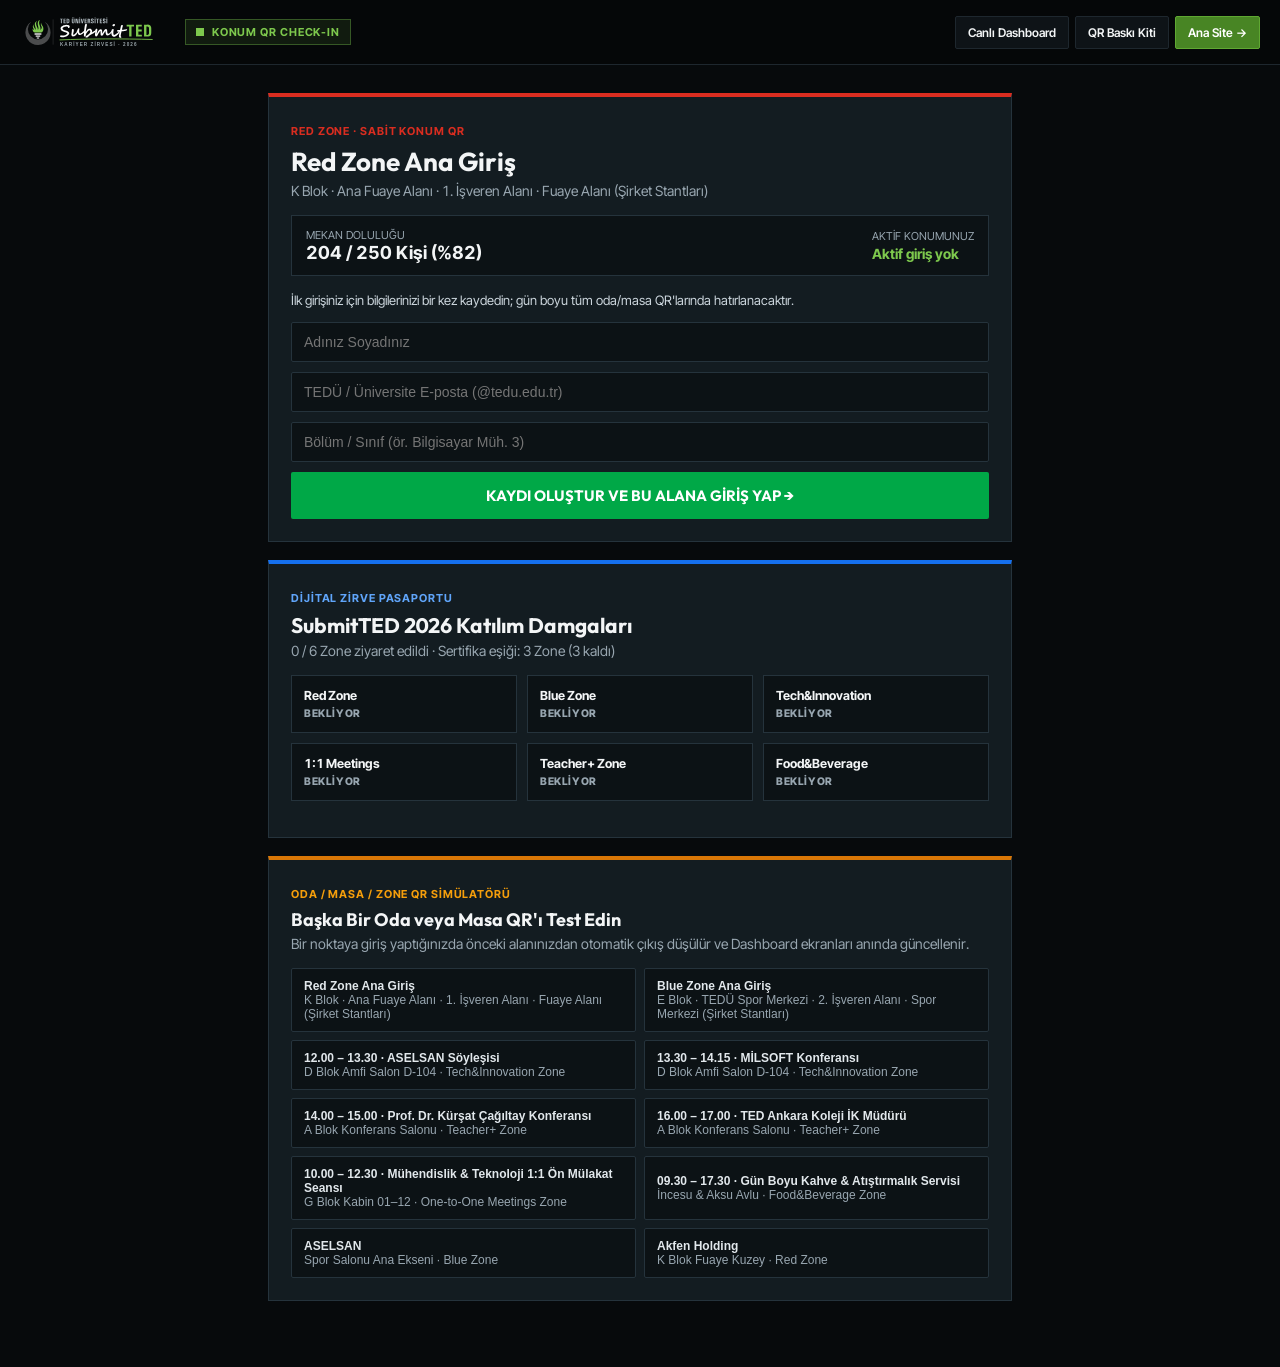
<file: checkin.html>
<!DOCTYPE html>
<html lang="tr">
<head>
  <meta charset="UTF-8">
  <meta name="viewport" content="width=device-width, initial-scale=1.0">
  <title>Konum QR Check-in & Zirve Pasaportu | SubmitTED 2026</title>
  <meta name="description" content="SubmitTED 2026 oda, masa ve Zone bazlı QR giriş-çıkış ekranı ve Dijital Zirve Pasaportu.">
  <link rel="icon" type="image/svg+xml" href="assets/submitted-mark.svg">
  <link rel="preconnect" href="https://fonts.googleapis.com">
  <link rel="preconnect" href="https://fonts.gstatic.com" crossorigin>
  <link href="https://fonts.googleapis.com/css2?family=Inter+Tight:wght@400;500;600;700&family=Outfit:wght@500;600;700;800&display=swap" rel="stylesheet">
  <link rel="stylesheet" href="portal.css?v=20261124fids">
  <style>
    .checkin-wrap { max-width: 780px; margin: 28px auto 48px; padding: 0 18px; }
    .checkin-card {
      background: #131c21; border: 1px solid #25333c; border-top: 4px solid var(--zone-accent, #7dc84d);
      padding: 22px; margin-bottom: 18px;
    }
    .checkin-kicker { font-size: 11px; font-weight: 700; letter-spacing: 0.9px; color: #7dc84d; text-transform: uppercase; }
    .checkin-title { margin: 6px 0 4px; font-family: 'Outfit', sans-serif; font-size: 26px; }
    .checkin-sub { margin: 0 0 16px; color: #98a6b0; font-size: 14px; }
    .checkin-status-bar {
      display: flex; align-items: center; justify-content: space-between; gap: 12px; flex-wrap: wrap;
      background: #0c1215; border: 1px solid #25333c; padding: 12px 14px; margin-bottom: 16px;
    }
    .checkin-form { display: grid; gap: 10px; }
    .checkin-form input, .checkin-form select {
      background: #0c1215; border: 1px solid #25333c; color: #fff; padding: 11px 12px; font-size: 14px; border-radius: 2px;
    }
    .checkin-btn-primary {
      width: 100%; border: none; background: #00a847; color: #fff; padding: 14px 18px;
      font-family: 'Outfit', sans-serif; font-size: 15px; font-weight: 700; cursor: pointer; border-radius: 2px;
    }
    .checkin-btn-primary:hover { background: #149649; }
    .checkin-btn-secondary {
      width: 100%; border: 1px solid #25333c; background: #19242b; color: #fff; padding: 12px 16px;
      font-size: 13.5px; font-weight: 600; cursor: pointer; border-radius: 2px; margin-top: 8px;
    }
    .checkin-feedback {
      margin-top: 12px; padding: 12px 14px; background: rgba(0, 168, 71, 0.14);
      border: 1px solid #00a847; color: #b7f5cf; font-size: 13.5px; line-height: 1.5;
    }
    .passport-grid {
      display: grid; grid-template-columns: repeat(3, minmax(0, 1fr)); gap: 10px; margin: 14px 0;
    }
    .stamp-box {
      border: 1px solid #25333c; background: #0c1215; padding: 12px; font-size: 12.5px;
    }
    .stamp-box.is-stamped {
      border-color: #7dc84d; background: rgba(125, 200, 77, 0.1);
    }
    .stamp-state { font-size: 10.5px; font-weight: 800; letter-spacing: 0.6px; display: block; margin-top: 4px; color: #98a6b0; }
    .stamp-box.is-stamped .stamp-state { color: #7dc84d; }
    .cert-banner {
      padding: 14px; background: linear-gradient(90deg, #102a1d 0%, #16232e 100%);
      border: 1px solid #7dc84d; display: flex; justify-content: space-between; align-items: center; gap: 12px; flex-wrap: wrap;
    }
    .loc-quick-grid {
      display: grid; grid-template-columns: repeat(2, minmax(0, 1fr)); gap: 8px; margin-top: 12px;
    }
    .loc-chip-btn {
      text-align: left; background: #0c1215; border: 1px solid #25333c; color: #e2e8ec;
      padding: 10px 12px; font-size: 12px; cursor: pointer; border-radius: 2px;
    }
    .loc-chip-btn:hover { border-color: #7dc84d; }
    @media (max-width: 640px) {
      .passport-grid, .loc-quick-grid { grid-template-columns: 1fr; }
    }
  </style>
</head>
<body class="dash-body">

  <header class="dash-topbar">
    <div class="dash-container dash-topbar-inner">
      <div class="dash-brand-group">
        <a href="index.html"><img src="assets/submitted-logo-white.svg" alt="SubmitTED Logo" class="dash-logo"></a>
        <div class="dash-env-tag"><span class="pulse-dot"></span><span>KONUM QR CHECK-IN</span></div>
      </div>
      <div class="dash-actions">
        <a href="dashboard.html" class="dash-btn">Canlı Dashboard</a>
        <a href="qr-kit.html" class="dash-btn">QR Baskı Kiti</a>
        <a href="index.html" class="dash-btn dash-btn-accent">Ana Site →</a>
      </div>
    </div>
  </header>

  <main class="checkin-wrap">
    <!-- Scanned Location Card -->
    <section class="checkin-card" id="loc-card">
      <span class="checkin-kicker" id="loc-kicker">OKUTULAN NOKTA</span>
      <h1 class="checkin-title" id="loc-title">Red Zone Ana Giriş</h1>
      <p class="checkin-sub" id="loc-sub">K Blok · Ana Fuaye Alanı</p>

      <div class="checkin-status-bar">
        <div>
          <small style="color:#98a6b0;display:block;font-size:11px;">MEKAN DOLULUĞU</small>
          <strong id="loc-occ-text" style="font-size:18px;">208 / 250 Kişi (%83)</strong>
        </div>
        <div>
          <small style="color:#98a6b0;display:block;font-size:11px;">AKTİF KONUMUNUZ</small>
          <strong id="current-pos-text" style="font-size:14px;color:#7dc84d;">Henüz giriş yapılmadı</strong>
        </div>
      </div>

      <!-- One-Time Attendee Registration if not stored yet -->
      <form id="quick-register-form" class="checkin-form" hidden>
        <p style="margin:0 0 4px;font-size:13px;color:#cbd5dc;">İlk girişiniz için bilgilerinizi bir kez kaydedin; gün boyu tüm oda/masa QR'larında hatırlanacaktır.</p>
        <input type="text" id="reg-name" placeholder="Adınız Soyadınız" required>
        <input type="email" id="reg-email" placeholder="TEDÜ / Üniversite E-posta (@tedu.edu.tr)" required>
        <input type="text" id="reg-dept" placeholder="Bölüm / Sınıf (ör. Bilgisayar Müh. 3)" required>
        <button type="submit" class="checkin-btn-primary">KAYDI OLUŞTUR VE BU ALANA GİRİŞ YAP →</button>
      </form>

      <!-- Instant Check-In / Out Controls when registered -->
      <div id="checkin-action-area" hidden>
        <div style="font-size:13px;color:#cbd5dc;margin-bottom:10px;">
          Katılımcı: <strong id="attendee-badge-name" style="color:#fff;"></strong>
        </div>
        <button type="button" id="do-checkin-btn" class="checkin-btn-primary">BU NOKTAYA GİRİŞ YAP (CHECK-IN) →</button>
        <button type="button" id="do-checkout-btn" class="checkin-btn-secondary" hidden>Şu Anki Konumdan Çıkış Yap (Check-out)</button>
      </div>

      <div class="checkin-feedback" id="checkin-feedback" hidden></div>
    </section>

    <!-- Digital Summit Passport -->
    <section class="checkin-card" style="--zone-accent:#1570EF;">
      <span class="checkin-kicker" style="color:#60a5fa;">DİJİTAL ZİRVE PASAPORTU</span>
      <h2 style="margin:6px 0 4px;font-family:'Outfit',sans-serif;font-size:21px;">SubmitTED 2026 Katılım Damgaları</h2>
      <p class="checkin-sub" id="passport-progress-text">En az 3 farklı Zone QR'ı okutarak dijital katılım sertifikanızı aktif edin.</p>

      <div class="passport-grid" id="passport-grid"></div>

      <div class="cert-banner" id="cert-banner" hidden>
        <div>
          <strong style="color:#7dc84d;display:block;font-size:14px;">SERTİFİKA HAKKI KAZANILDI</strong>
          <span style="font-size:12.5px;color:#dce4ea;">SubmitTED 2026 Resmi Katılım Sertifikası ve Kariyer Çekilişi aktif.</span>
        </div>
        <button type="button" id="open-cert-btn" class="dash-btn dash-btn-accent">Sertifikamı Göster</button>
      </div>
    </section>

    <!-- Switch Location (For Simulating Scanning Different Doors/Tables/Stands) -->
    <section class="checkin-card" style="--zone-accent:#D97706;">
      <span class="checkin-kicker" style="color:#f59e0b;">ODA / MASA / ZONE QR SİMÜLATÖRÜ</span>
      <h3 style="margin:6px 0 4px;font-family:'Outfit',sans-serif;font-size:18px;">Başka Bir Oda veya Masa QR'ı Test Edin</h3>
      <p class="checkin-sub">Bir noktaya giriş yaptığınızda önceki alanınızdan otomatik çıkış düşülür ve Dashboard ekranları anında güncellenir.</p>
      <div class="loc-quick-grid" id="loc-quick-grid"></div>
    </section>
  </main>

  <script src="telemetry.js?v=20261124v4"></script>
  <script>
    (function () {
      const api = window.SubmitTEDTelemetry;
      if (!api) return;

      const params = new URLSearchParams(window.location.search);
      let currentLocId = params.get('loc') && api.LOCATIONS[params.get('loc')] ? params.get('loc') : 'red-zone';

      const locCardEl = document.getElementById('loc-card');
      const locKickerEl = document.getElementById('loc-kicker');
      const locTitleEl = document.getElementById('loc-title');
      const locSubEl = document.getElementById('loc-sub');
      const locOccTextEl = document.getElementById('loc-occ-text');
      const currentPosTextEl = document.getElementById('current-pos-text');
      const regFormEl = document.getElementById('quick-register-form');
      const actionAreaEl = document.getElementById('checkin-action-area');
      const attendeeNameEl = document.getElementById('attendee-badge-name');
      const checkInBtn = document.getElementById('do-checkin-btn');
      const checkOutBtn = document.getElementById('do-checkout-btn');
      const feedbackEl = document.getElementById('checkin-feedback');
      const passportGridEl = document.getElementById('passport-grid');
      const passportProgressEl = document.getElementById('passport-progress-text');
      const certBannerEl = document.getElementById('cert-banner');
      const locQuickGridEl = document.getElementById('loc-quick-grid');

      function renderPage(snap) {
        const loc = api.LOCATIONS[currentLocId] || api.LOCATIONS['red-zone'];
        const zone = snap.zonesById[loc.zoneId];
        locCardEl.style.setProperty('--zone-accent', zone.color);
        locKickerEl.textContent = `${zone.name.toUpperCase()} · SABİT KONUM QR`;
        locKickerEl.style.color = zone.color;
        locTitleEl.textContent = loc.title;
        locSubEl.textContent = loc.subTitle;

        if (loc.itemId) {
          const item = zone.items.find((c) => c.id === loc.itemId);
          locOccTextEl.textContent = item ? `${item.count} / ${item.capacity} Kişi (%${item.pct})` : `${zone.count} / ${zone.capacity}`;
        } else {
          locOccTextEl.textContent = `${zone.count} / ${zone.capacity} Kişi (%${zone.pct})`;
        }

        const activeLoc = snap.passport.currentLocId ? api.LOCATIONS[snap.passport.currentLocId] : null;
        currentPosTextEl.textContent = activeLoc ? `${activeLoc.title} (İçeride)` : 'Aktif giriş yok';

        if (!snap.attendee) {
          regFormEl.hidden = false;
          actionAreaEl.hidden = true;
        } else {
          regFormEl.hidden = true;
          actionAreaEl.hidden = false;
          attendeeNameEl.textContent = `${snap.attendee.name} · ${snap.attendee.department}`;
          const isHere = snap.passport.currentLocId === loc.locId;
          checkInBtn.textContent = isHere ? 'BU KONUMDASINIZ (YENİLE)' : 'BU NOKTAYA GİRİŞ YAP (CHECK-IN) →';
          checkOutBtn.hidden = !snap.passport.currentLocId;
        }

        // Passport stamps
        const visitedCount = snap.passport.visitedZones.length;
        passportProgressEl.textContent = `${visitedCount} / 6 Zone ziyaret edildi · Sertifika eşiği: 3 Zone (${visitedCount >= 3 ? 'Tamamlandı' : (3 - visitedCount) + ' kaldı'})`;
        certBannerEl.hidden = visitedCount < 3;

        passportGridEl.innerHTML = snap.zones.map((z) => {
          const ok = snap.passport.visitedZones.includes(z.id);
          return `<div class="stamp-box ${ok ? 'is-stamped' : ''}"><strong>${z.shortName}</strong><span class="stamp-state">${ok ? '✓ DAMGALANDI' : 'BEKLİYOR'}</span></div>`;
        }).join('');

        // Quick test buttons
        const sampleLocs = [
          'red-zone', 'blue-zone', 'tech-aselsan-1200', 'tech-milsoft-1330',
          'teacher-cagiltay-1400', 'teacher-tedkolej-1600', '1on1-morning', 'food-coffee-allday',
          'stand-aselsan', 'stand-akfen'
        ];
        locQuickGridEl.innerHTML = sampleLocs.map((id) => {
          const item = api.LOCATIONS[id];
          return `<button type="button" class="loc-chip-btn" data-switch-loc="${id}"><strong>${item.title}</strong><br><span style="color:#98a6b0;">${item.subTitle}</span></button>`;
        }).join('');

        locQuickGridEl.querySelectorAll('[data-switch-loc]').forEach((btn) => {
          btn.addEventListener('click', () => {
            currentLocId = btn.dataset.switchLoc;
            const url = new URL(window.location.href);
            url.searchParams.set('loc', currentLocId);
            window.history.replaceState({}, '', url);
            feedbackEl.hidden = true;
            renderPage(api.getSnapshot());
          });
        });
      }

      regFormEl.addEventListener('submit', (e) => {
        e.preventDefault();
        api.registerAttendee({
          name: document.getElementById('reg-name').value,
          email: document.getElementById('reg-email').value,
          department: document.getElementById('reg-dept').value
        });
        const res = api.checkInLocation(currentLocId);
        if (res.ok) {
          feedbackEl.hidden = false;
          feedbackEl.innerHTML = `Kayıt oluşturuldu ve <strong>${res.location.title}</strong> noktasına giriş yapıldı. Dashboard canlı olarak güncellendi.`;
        }
      });

      checkInBtn.addEventListener('click', () => {
        const res = api.checkInLocation(currentLocId);
        if (res.ok) {
          feedbackEl.hidden = false;
          feedbackEl.innerHTML = (res.autoCheckedOutFrom ? `Önceki konumunuzdan (<strong>${res.autoCheckedOutFrom.title}</strong>) otomatik çıkış yapıldı.<br>` : '') +
            `Yeni giriş onaylandı: <strong>${res.location.title}</strong> · Zirve Pasaportunuza işlendi.`;
        }
      });

      checkOutBtn.addEventListener('click', () => {
        const res = api.checkOutCurrent();
        if (res.ok) {
          feedbackEl.hidden = false;
          feedbackEl.innerHTML = `<strong>${res.oldLocation?.title || 'Alan'}</strong> noktasından çıkışınız işlendi.`;
        }
      });

      document.getElementById('open-cert-btn').addEventListener('click', () => {
        const snap = api.getSnapshot();
        feedbackEl.hidden = false;
        feedbackEl.innerHTML = `<strong>SUBMITTED KARİYER ZİRVESİ 2026 KATILIM SERTİFİKASI</strong><br>Sayın <strong>${snap.attendee?.name || 'TEDÜ Katılımcısı'}</strong>, ${snap.passport.visitedZones.length} farklı Zone ziyaretini QR check-in ile tamamlayarak sertifika ve çekiliş hakkı kazandınız.`;
      });

      api.subscribe(renderPage);
    })();
  </script>
</body>
</html>
</file>
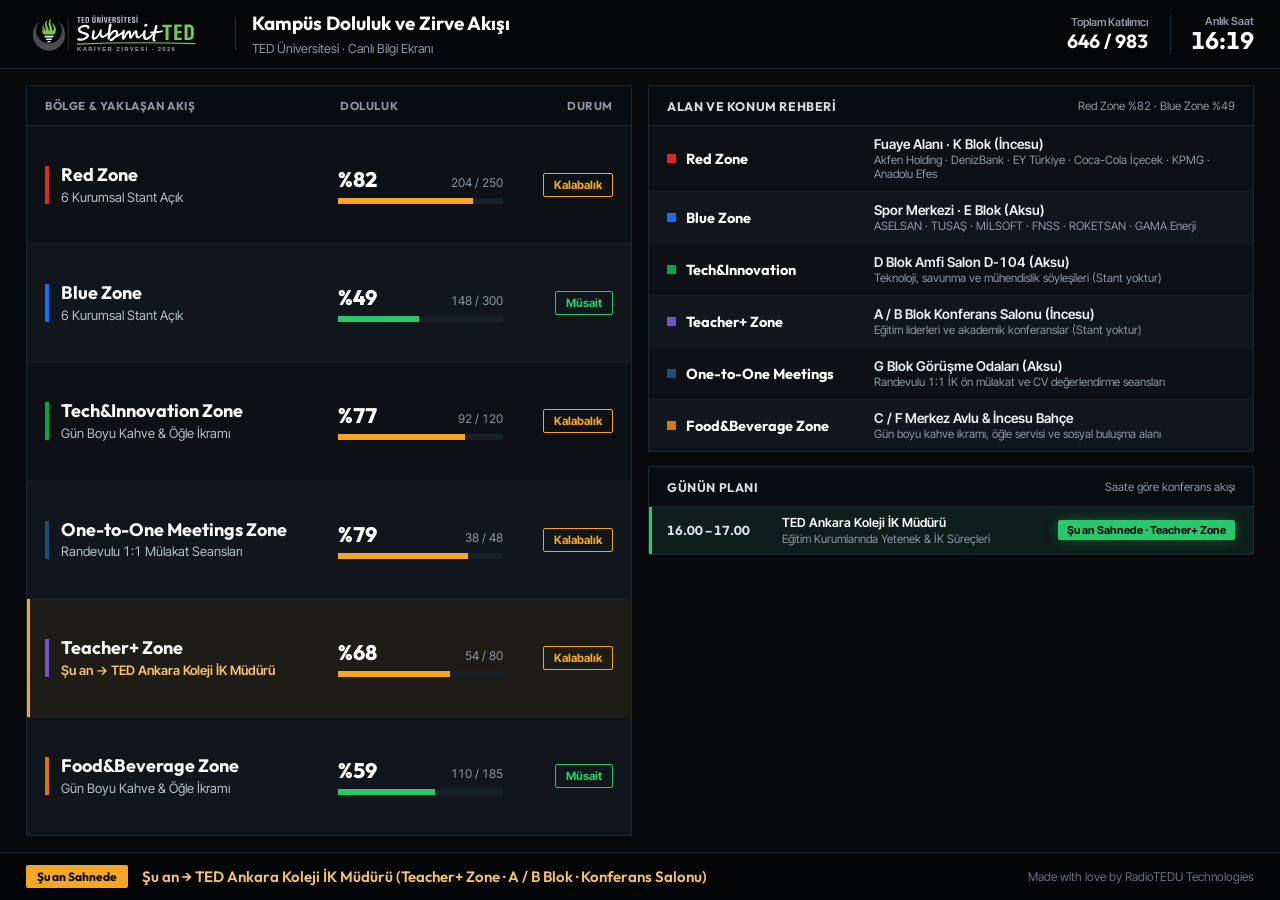
<file: dashboard.html>
<!DOCTYPE html>
<html lang="tr">
<head>
  <meta charset="UTF-8">
  <meta name="viewport" content="width=device-width, initial-scale=1.0">
  <title>Kampüs TV Ekranı | SubmitTED 2026</title>
  <meta name="description" content="SubmitTED Kariyer Zirvesi 2026 pasif TV bilgi ekranı: canlı bölge yoğunlukları, konum rehberi ve günün planı.">
  <link rel="icon" type="image/svg+xml" href="assets/submitted-mark.svg">
  <link rel="preconnect" href="https://fonts.googleapis.com">
  <link rel="preconnect" href="https://fonts.gstatic.com" crossorigin>
  <link href="https://fonts.googleapis.com/css2?family=Inter+Tight:wght@400;500;600;700&family=Outfit:wght@500;600;700;800&display=swap" rel="stylesheet">
  <link rel="stylesheet" href="dashboard.css?v=20261125tv6">
</head>
<body class="tv-body">

  <!-- Passive Executive TV Header (Zero Buttons, Zero Links) -->
  <header class="tv-header">
    <div class="tv-wrap tv-header-inner">
      <div class="tv-brand">
        <img src="assets/submitted-logo-white.svg" alt="SubmitTED Kariyer Zirvesi Logo" class="tv-logo">
        <span class="tv-title-sep" aria-hidden="true"></span>
        <div class="tv-title-group">
          <h1>Kampüs Doluluk ve Zirve Akışı</h1>
          <span>TED Üniversitesi · Canlı Bilgi Ekranı</span>
        </div>
      </div>

      <div class="tv-header-right">
        <div class="tv-kpi">
          <span>Toplam Katılımcı</span>
          <strong id="dash-total-inside">646 / 983</strong>
        </div>
        <div class="tv-clock-box">
          <span id="tv-clock-label">Zirve Saati</span>
          <strong id="dash-clock">--:--</strong>
        </div>
      </div>
    </div>
  </header>

  <!-- Pure Passive TV Display: Left = Zone Occupancy | Right = Text Locations + Vertical Daily Plan -->
  <main class="tv-main">
    <div class="tv-wrap tv-grid">

      <!-- Left Column: Zone Occupancy Table (No Location Column, Non-Interactive) -->
      <section class="tv-card-panel" aria-label="Bölge Yoğunlukları">
        <div class="tv-panel-head">
          <span>Bölge &amp; Yaklaşan Akış</span>
          <span>Doluluk</span>
          <span style="text-align:right">Durum</span>
        </div>
        <div class="tv-rows" id="tv-rows"></div>
      </section>

      <!-- Right Column: Clear Text-Based Zone Locations (No 2D Kroki) + Vertical Daily Plan -->
      <div class="tv-right-stack">
        <section class="tv-card-panel" aria-label="Bölge Konumları">
          <div class="tv-section-head">
            <h2>Alan ve Konum Rehberi</h2>
            <span id="tv-balance-hint">İncesu ↔ Aksu (~2 dk)</span>
          </div>
          <div class="tv-loc-list" id="tv-loc-list"></div>
        </section>

        <section class="tv-card-panel" aria-label="Günün Planı">
          <div class="tv-section-head">
            <h2>Günün Planı</h2>
            <span id="tv-schedule-note">Yaklaşan oturumlar otomatik vurgulanır</span>
          </div>
          <div class="tv-schedule-list" id="tv-schedule-list"></div>
        </section>
      </div>

    </div>
  </main>

  <!-- Subtle Bottom Soft-Flashing Routing & Announcement Bar -->
  <footer class="tv-bottom-bar" id="fids-bottom-call" aria-live="polite">
    <div class="tv-wrap tv-bottom-inner">
      <div class="tv-flash-wrap">
        <span class="tv-live-badge" id="routing-badge">15 dk içinde</span>
        <span class="tv-flash-msg" id="routing-copy">
          15 dk içinde → ASELSAN Söyleşisi (Tech&amp;Innovation Zone · D Blok Amfi)
        </span>
      </div>
      <span class="tv-credit">Made with love by RadioTEDU Technologies</span>
    </div>
  </footer>

  <script src="telemetry.js?v=20261125tv5"></script>
  <script src="dashboard.js?v=20261125tv5"></script>
</body>
</html>
</file>
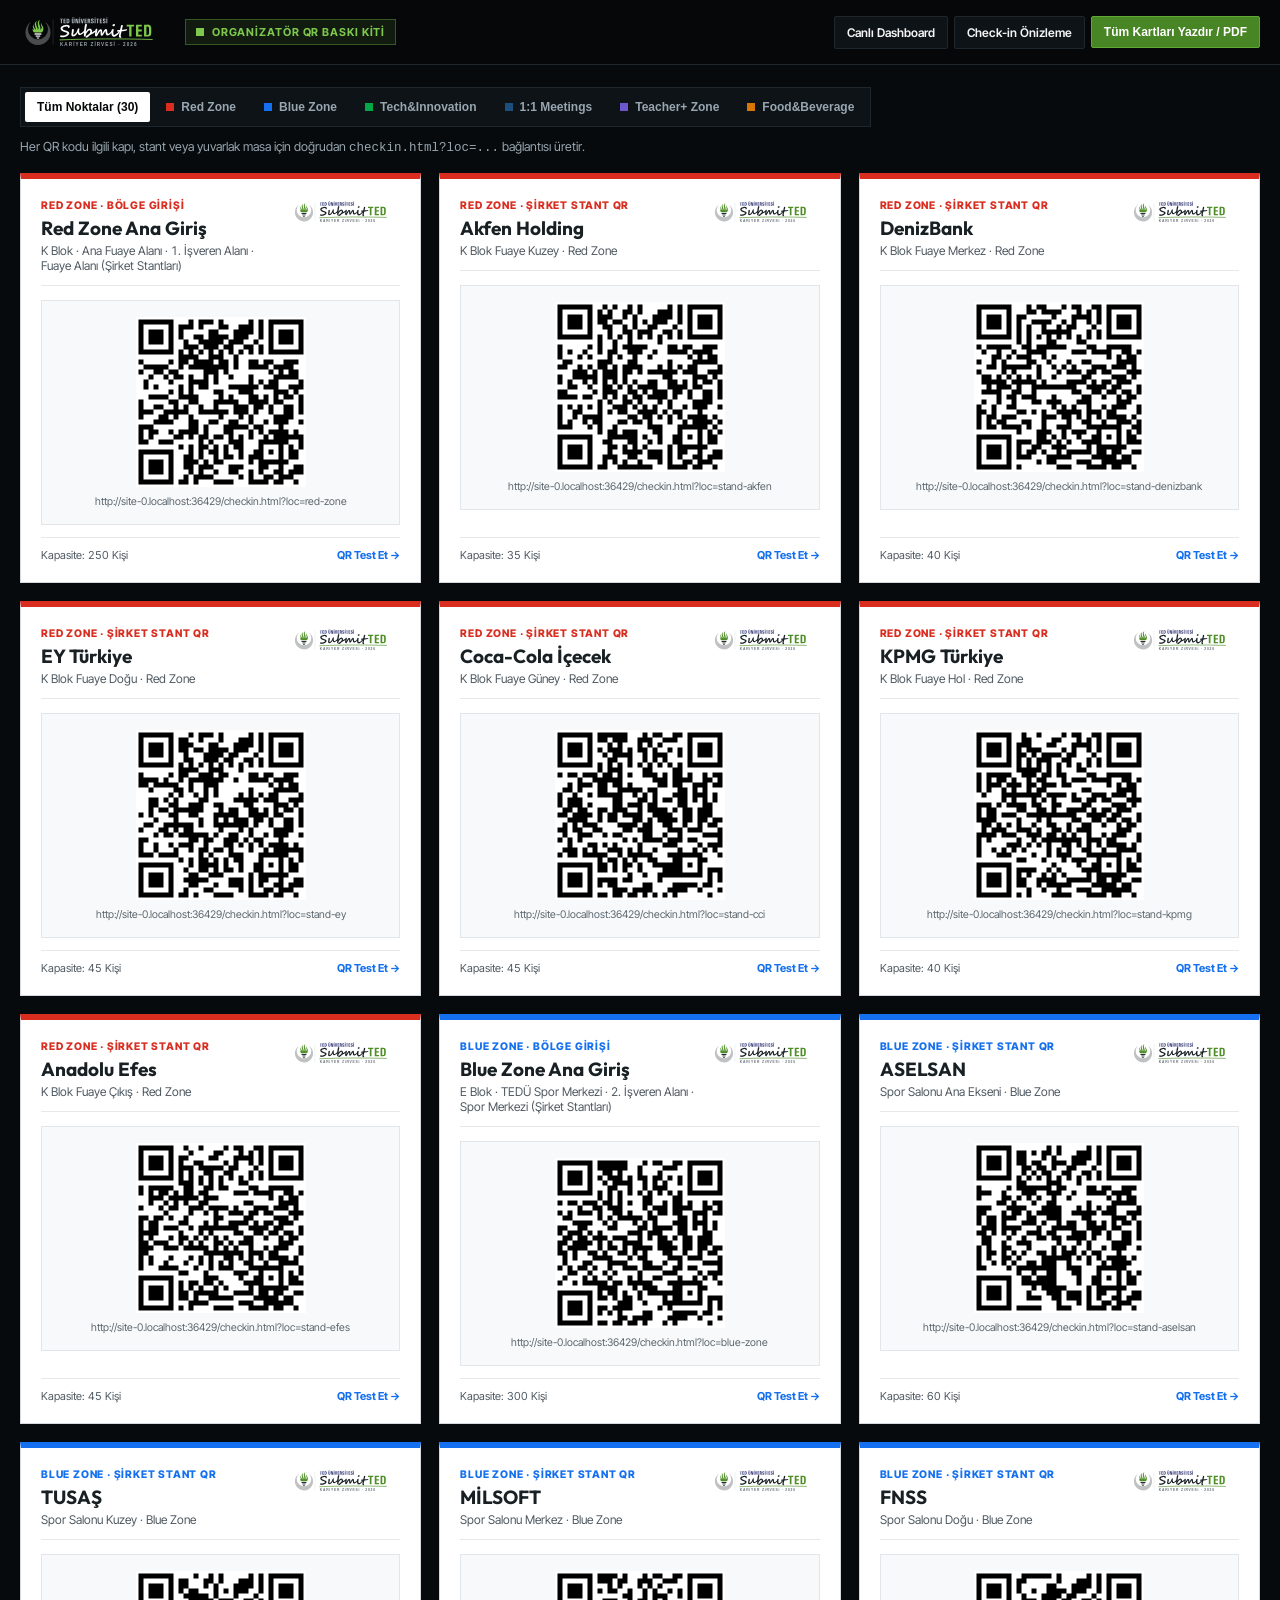
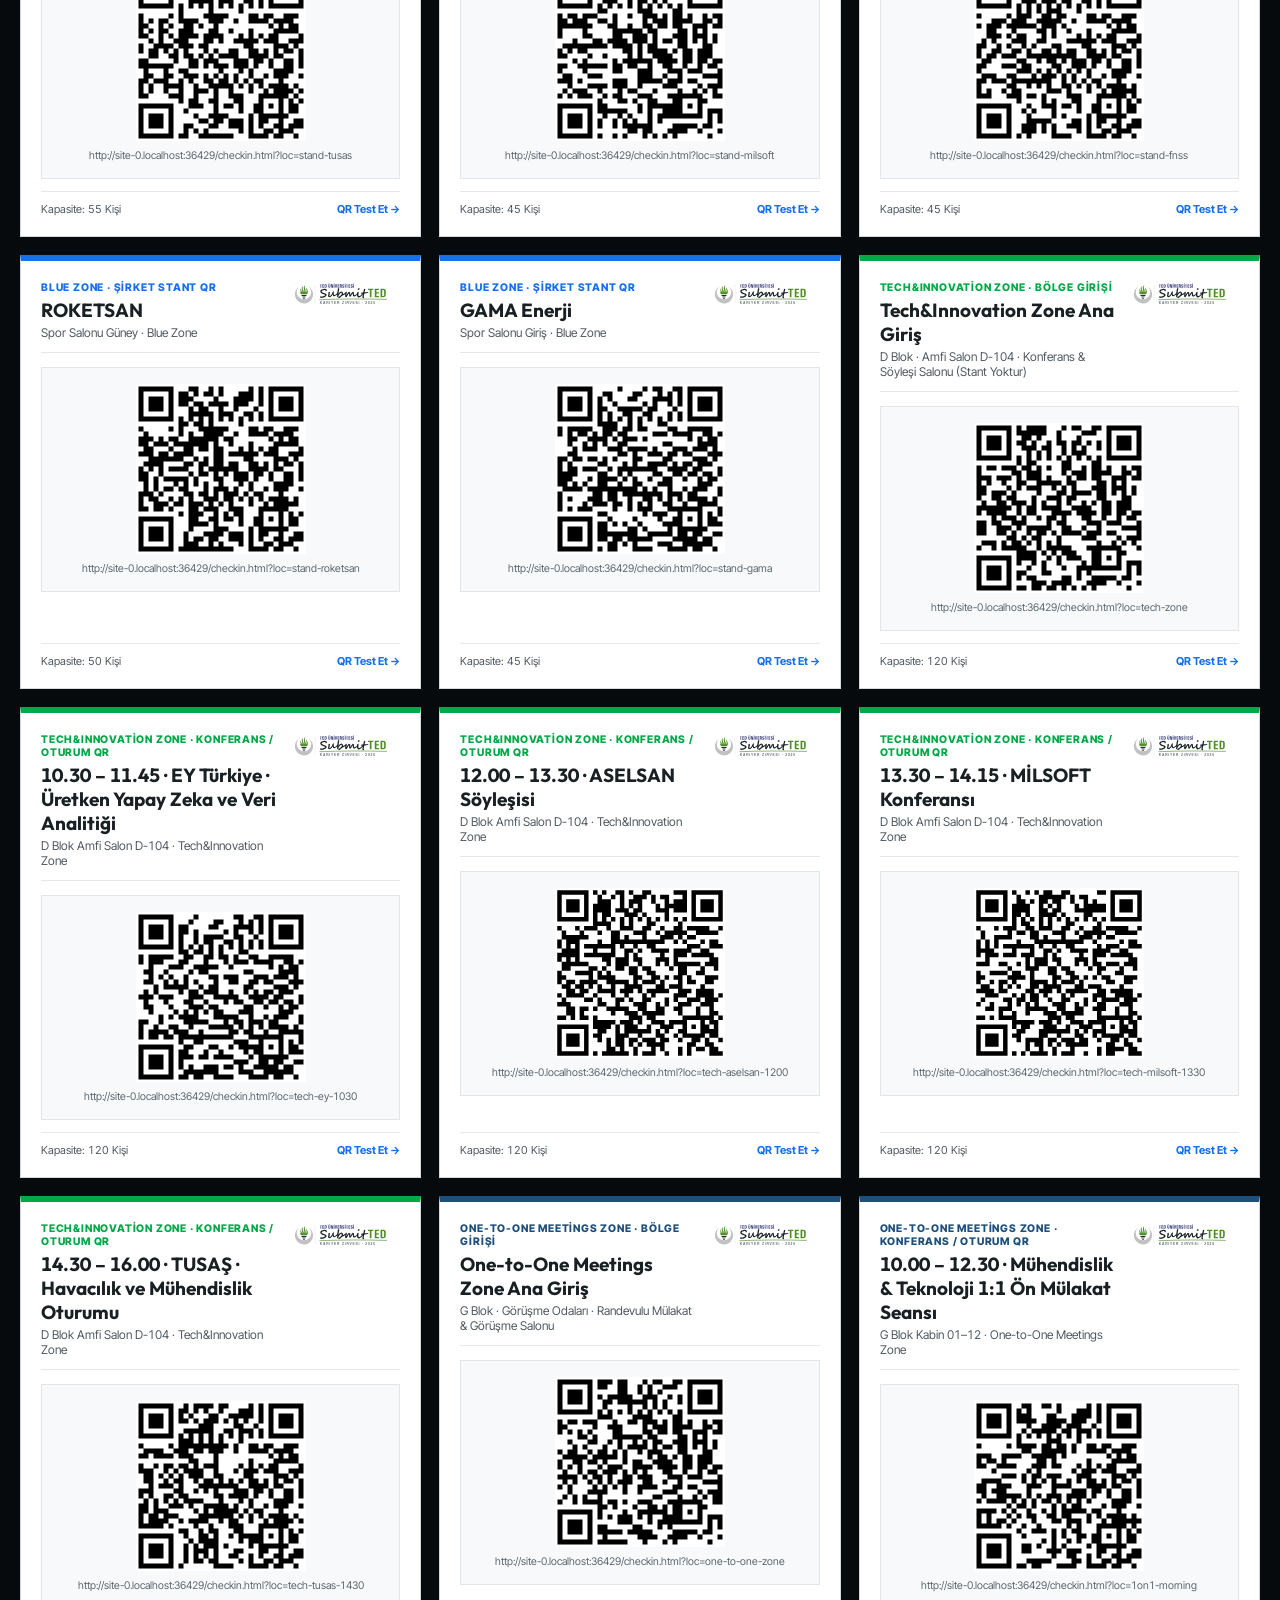
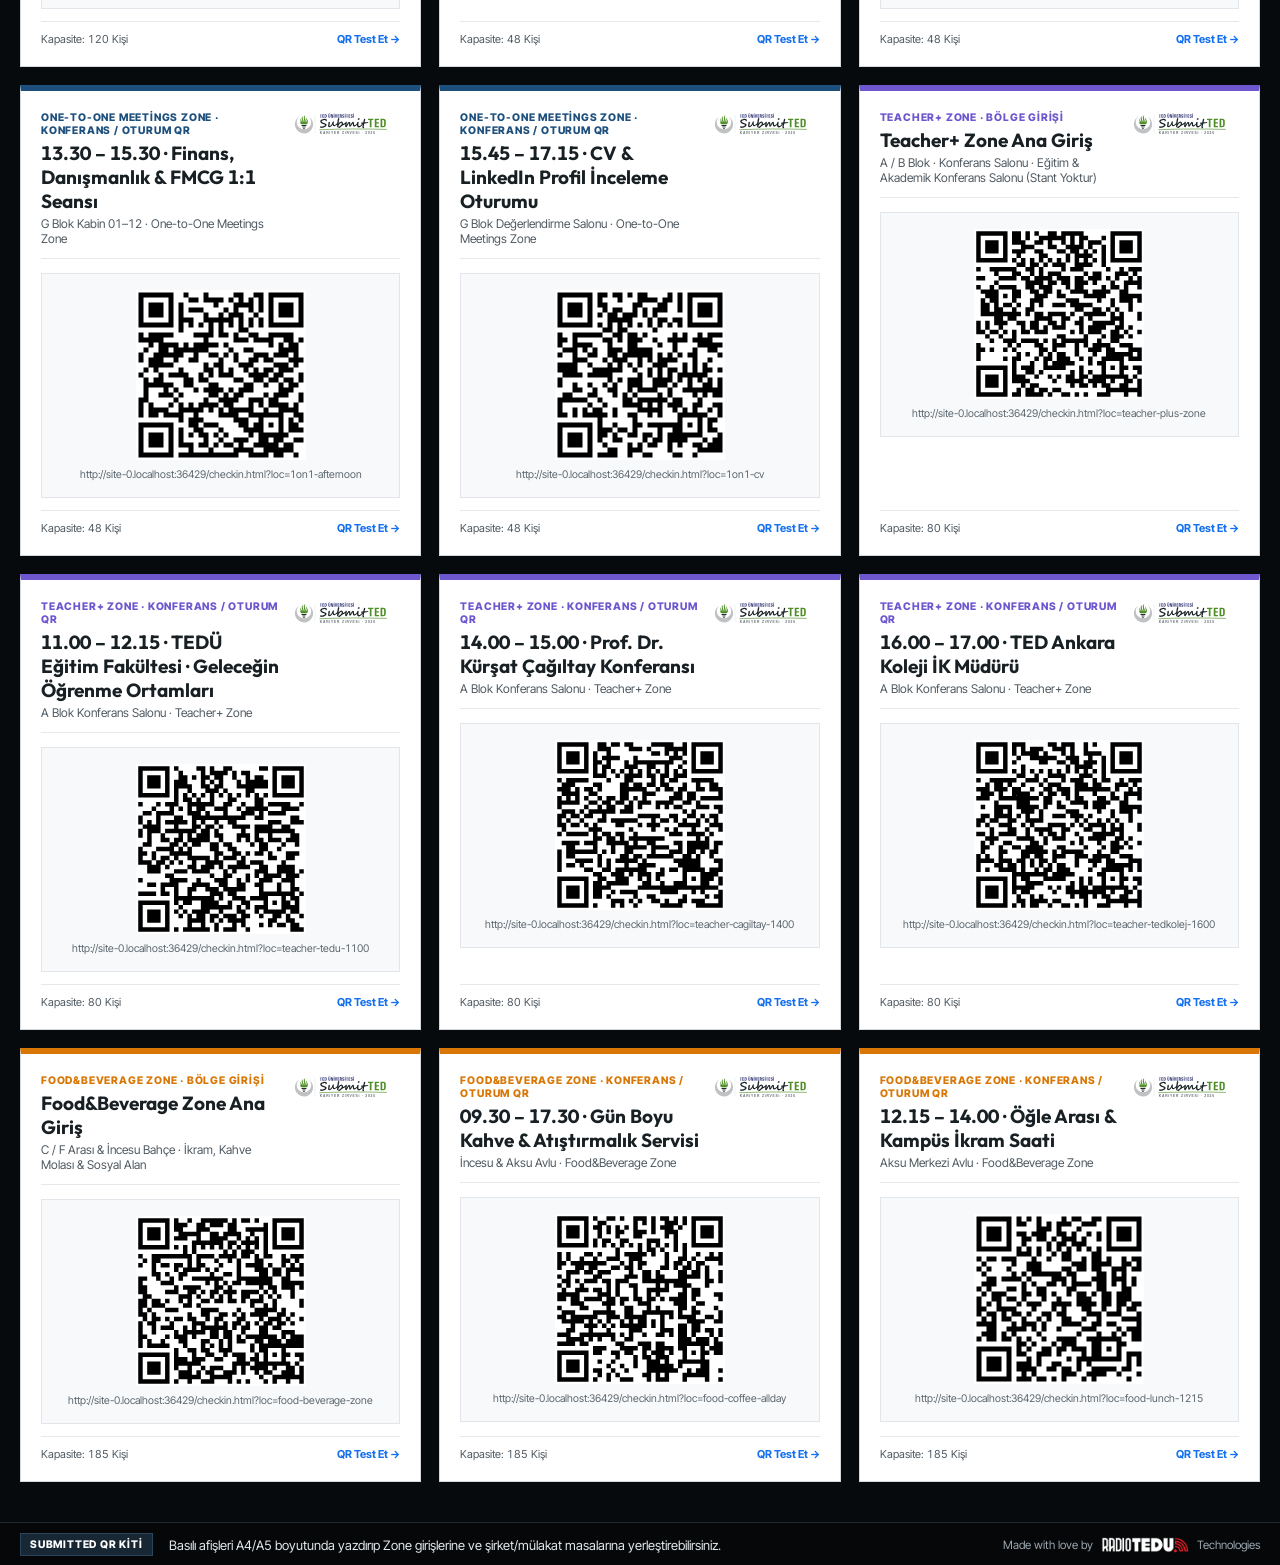
<file: qr-kit.html>
<!DOCTYPE html>
<html lang="tr">
<head>
  <meta charset="UTF-8">
  <meta name="viewport" content="width=device-width, initial-scale=1.0">
  <title>Organizatör QR Baskı Kiti | SubmitTED 2026</title>
  <meta name="description" content="SubmitTED 2026 oda, masa, stant ve Zone girişleri için basıma hazır kurumsal QR afiş üreticisi.">
  <link rel="icon" type="image/svg+xml" href="assets/submitted-mark.svg">
  <link rel="preconnect" href="https://fonts.googleapis.com">
  <link rel="preconnect" href="https://fonts.gstatic.com" crossorigin>
  <link href="https://fonts.googleapis.com/css2?family=Inter+Tight:wght@400;500;600;700&family=Outfit:wght@500;600;700;800&display=swap" rel="stylesheet">
  <link rel="stylesheet" href="portal.css?v=20261124fids">
  <style>
    .kit-toolbar {
      display: flex; align-items: center; justify-content: space-between; gap: 12px;
      margin: 22px 0 18px; flex-wrap: wrap;
    }
    .kit-grid {
      display: grid; grid-template-columns: repeat(3, minmax(0, 1fr)); gap: 18px; padding-bottom: 40px;
    }
    .qr-poster-card {
      background: #ffffff; color: #182024; border: 1px solid #d3d9de;
      border-top: 6px solid var(--zone-color, #182024); padding: 20px;
      display: flex; flex-direction: column; justify-content: space-between; break-inside: avoid;
    }
    .poster-head {
      display: flex; justify-content: space-between; align-items: flex-start; gap: 10px;
      border-bottom: 1px solid #e6e9ec; padding-bottom: 12px; margin-bottom: 14px;
    }
    .poster-zone-tag {
      font-size: 10.5px; font-weight: 800; letter-spacing: 0.8px; color: var(--zone-color, #182024);
      text-transform: uppercase; display: block; margin-bottom: 4px;
    }
    .poster-card-title { margin: 0; font-family: 'Outfit', sans-serif; font-size: 19px; color: #182024; }
    .poster-sub { font-size: 12px; color: #4f5961; margin-top: 3px; }
    .poster-qr-frame {
      display: flex; flex-direction: column; align-items: center; justify-content: center;
      padding: 16px; background: #f8f9fa; border: 1px solid #e2e6ea; margin-bottom: 12px;
    }
    .poster-qr-frame svg, .poster-qr-frame img { width: 170px; height: 170px; display: block; }
    .poster-url { font-size: 10.5px; color: #5b666e; word-break: break-all; margin-top: 8px; text-align: center; }
    .poster-foot {
      display: flex; justify-content: space-between; align-items: center; font-size: 11px; color: #4f5961;
      border-top: 1px solid #e6e9ec; padding-top: 10px;
    }
    .poster-foot a { color: #1570ef; font-weight: 700; text-decoration: none; }
    @media (max-width: 960px) { .kit-grid { grid-template-columns: repeat(2, minmax(0, 1fr)); } }
    @media (max-width: 640px) { .kit-grid { grid-template-columns: 1fr; } }
    @media print {
      .dash-topbar, .kit-toolbar, .dash-ticker-bar { display: none !important; }
      body.dash-body { background: #ffffff !important; color: #000000 !important; }
      .kit-grid { grid-template-columns: repeat(2, minmax(0, 1fr)); gap: 14px; }
      .qr-poster-card { border: 1px solid #182024; }
    }
  </style>
</head>
<body class="dash-body">

  <header class="dash-topbar">
    <div class="dash-container dash-topbar-inner">
      <div class="dash-brand-group">
        <a href="index.html"><img src="assets/submitted-logo-white.svg" alt="SubmitTED Logo" class="dash-logo"></a>
        <div class="dash-env-tag"><span class="pulse-dot"></span><span>ORGANİZATÖR QR BASKI KİTİ</span></div>
      </div>
      <div class="dash-actions">
        <a href="dashboard.html" class="dash-btn">Canlı Dashboard</a>
        <a href="checkin.html" class="dash-btn">Check-in Önizleme</a>
        <button type="button" class="dash-btn dash-btn-accent" onclick="window.print()">Tüm Kartları Yazdır / PDF</button>
      </div>
    </div>
  </header>

  <main class="dash-container">
    <div class="kit-toolbar">
      <div class="zone-tabs" id="kit-filter-tabs"></div>
      <span style="font-size:12.5px;color:#98a6b0;">Her QR kodu ilgili kapı, stant veya yuvarlak masa için doğrudan <code>checkin.html?loc=...</code> bağlantısı üretir.</span>
    </div>

    <div class="kit-grid" id="kit-grid"></div>
  </main>

  <footer class="dash-ticker-bar">
    <div class="dash-container ticker-inner">
      <span class="ticker-brand">SUBMITTED QR KİTİ</span>
      <p class="ticker-text">Basılı afişleri A4/A5 boyutunda yazdırıp Zone girişlerine ve şirket/mülakat masalarına yerleştirebilirsiniz.</p>
      <a href="https://radiotedu.com/technology" target="_blank" rel="noopener noreferrer" class="ticker-credit">
        <span>Made with love by</span>
        <img src="assets/radiotedu-white.png" alt="RadioTEDU" height="16">
        <span>Technologies</span>
      </a>
    </div>
  </footer>

  <script src="vendor/qrcode.min.js"></script>
  <script src="telemetry.js?v=20261124v4"></script>
  <script>
    (function () {
      const api = window.SubmitTEDTelemetry;
      if (!api || !window.qrcode) return;

      let activeZoneFilter = 'all';
      const tabsEl = document.getElementById('kit-filter-tabs');
      const gridEl = document.getElementById('kit-grid');

      const baseDir = window.location.href.split('?')[0].replace(/[^/]*$/, '');

      function makeQrSvg(url) {
        const qr = window.qrcode(0, 'M');
        qr.addData(url);
        qr.make();
        return qr.createSvgTag({ cellSize: 4, margin: 2, scalable: true });
      }

      function renderKit() {
        tabsEl.innerHTML = [
          `<button type="button" class="zone-tab-btn ${activeZoneFilter === 'all' ? 'is-active' : ''}" data-kit-zone="all">Tüm Noktalar (${Object.keys(api.LOCATIONS).length})</button>`,
          ...api.ZONES.map((z) => `<button type="button" class="zone-tab-btn ${activeZoneFilter === z.id ? 'is-active' : ''}" data-kit-zone="${z.id}"><i style="background:${z.color}"></i>${z.shortName}</button>`)
        ].join('');

        tabsEl.querySelectorAll('[data-kit-zone]').forEach((btn) => {
          btn.addEventListener('click', () => {
            activeZoneFilter = btn.dataset.kitZone;
            renderKit();
          });
        });

        const list = Object.values(api.LOCATIONS).filter((loc) => activeZoneFilter === 'all' || loc.zoneId === activeZoneFilter);

        gridEl.innerHTML = list.map((loc) => {
          const z = api.ZONES.find((item) => item.id === loc.zoneId);
          const targetUrl = `${baseDir}checkin.html?loc=${encodeURIComponent(loc.locId)}`;
          const kindLabel = loc.kind === 'zone' ? 'BÖLGE GİRİŞİ' : (loc.kind === 'stand' ? 'ŞİRKET STANT QR' : 'KONFERANS / OTURUM QR');
          return (
            `<article class="qr-poster-card" style="--zone-color:${z.color}">` +
              `<div>` +
                `<div class="poster-head">` +
                  `<div>` +
                    `<span class="poster-zone-tag">${z.name} · ${kindLabel}</span>` +
                    `<h3 class="poster-card-title">${loc.title}</h3>` +
                    `<div class="poster-sub">${loc.subTitle}</div>` +
                  `</div>` +
                  `<img src="assets/submitted-logo-dark.svg" alt="SubmitTED" height="26">` +
                `</div>` +
                `<div class="poster-qr-frame">` +
                  makeQrSvg(targetUrl) +
                  `<div class="poster-url">${targetUrl}</div>` +
                `</div>` +
              `</div>` +
              `<div class="poster-foot">` +
                `<span>Kapasite: ${loc.capacity} Kişi</span>` +
                `<a href="checkin.html?loc=${encodeURIComponent(loc.locId)}">QR Test Et →</a>` +
              `</div>` +
            `</article>`
          );
        }).join('');
      }

      renderKit();
    })();
  </script>
</body>
</html>
</file>
<file: styles.css>
/* ==========================================================================
   SubmitTED Kariyer Zirvesi 2026 — Sharp Executive Design System
   Zero rounded AI-slop pills/blobs. Crisp architectural geometry (0-3px),
   hairline dividers, editorial photography, HBR registration clarity,
   and fluid COP31-grade section cadence.
   ========================================================================== */

:root {
  --bg-charcoal: #1b1f1e;
  --bg-charcoal-mid: #252a29;
  --bg-navy: #16232e;
  --bg-navy-card: #1d2d3b;
  --bg-canvas: #f2f3f2;
  --bg-surface: #ffffff;
  --bg-subtle: #eceeee;

  --text-primary: #182024;
  --text-secondary: #4f5961;
  --text-muted: #707a82;
  --text-inverse: #ffffff;

  --accent-green: #7dc84d;
  --accent-green-rich: #5fa832;
  --accent-green-deep: #488524;
  --zone-blue: #235789;
  --warning-amber: #b86e00;
  --border-hairline: #dde1e4;

  --radius-sharp: 2px;
  --font-display: 'Outfit', 'Roboto', sans-serif;
  --font-sans: 'Inter Tight', 'Roboto', -apple-system, BlinkMacSystemFont, "Segoe UI", sans-serif;
  --ease-fluid: cubic-bezier(0.22, 1, 0.36, 1);
}

*,
*::before,
*::after {
  box-sizing: border-box;
}

html {
  scroll-behavior: smooth;
}

section[id] {
  scroll-margin-top: 84px;
}

body {
  margin: 0;
  font-family: var(--font-sans);
  font-size: 16px;
  line-height: 1.55;
  color: var(--text-primary);
  background-color: var(--bg-canvas);
  -webkit-font-smoothing: antialiased;
}

button,
input,
select {
  font-family: inherit;
}

.sr-only {
  position: absolute;
  width: 1px;
  height: 1px;
  padding: 0;
  margin: -1px;
  overflow: hidden;
  clip: rect(0, 0, 0, 0);
  border: 0;
}

.container {
  width: 100%;
  max-width: 1180px;
  margin: 0 auto;
  padding: 0 20px;
}

.container-narrow {
  max-width: 880px;
}

/* ==========================================================================
   Sharp Sticky Executive Topbar (Full-Width Architectural Bar)
   ========================================================================== */

.site-topbar {
  position: sticky;
  top: 0;
  z-index: 900;
  background-color: rgba(24, 28, 27, 0.96);
  backdrop-filter: blur(10px);
  -webkit-backdrop-filter: blur(10px);
  border-bottom: 1px solid #303634;
}

.topbar-inner {
  display: flex;
  align-items: center;
  justify-content: space-between;
  gap: 20px;
  height: 76px;
}

.brand-lockup {
  display: inline-flex;
  align-items: center;
  text-decoration: none;
  flex-shrink: 0;
}

.topbar-logo-img {
  height: 50px;
  width: auto;
  display: block;
}

.topbar-nav {
  display: flex;
  align-items: center;
  gap: 22px;
}

.topbar-link {
  color: #d0d6d9;
  text-decoration: none;
  font-size: 13px;
  font-weight: 600;
  letter-spacing: 0.3px;
  transition: color 0.16s ease;
  white-space: nowrap;
}

.topbar-link:hover {
  color: var(--accent-green);
}

.topbar-actions {
  display: flex;
  align-items: center;
  gap: 10px;
  flex-shrink: 0;
}

.lang-switch {
  display: inline-flex;
  border: 1px solid #3f4745;
  border-radius: var(--radius-sharp);
}

.lang-btn {
  border: none;
  background: transparent;
  color: #9ba5aa;
  font-size: 11.5px;
  font-weight: 700;
  padding: 6px 9px;
  cursor: pointer;
  transition: background-color 0.16s ease, color 0.16s ease;
}

.lang-btn.is-active {
  background-color: #303735;
  color: #ffffff;
}

.topbar-login-btn {
  border: 1px solid #4a5350;
  background-color: transparent;
  color: #ffffff;
  font-size: 12.5px;
  font-weight: 600;
  padding: 8px 14px;
  border-radius: var(--radius-sharp);
  cursor: pointer;
  transition: border-color 0.16s ease, background-color 0.16s ease;
}

.topbar-login-btn:hover {
  border-color: var(--accent-green);
  background-color: #262c2a;
}

.topbar-cta {
  display: inline-flex;
  align-items: center;
  background-color: var(--accent-green-rich);
  color: #ffffff;
  text-decoration: none;
  font-size: 12.5px;
  font-weight: 700;
  letter-spacing: 0.5px;
  text-transform: uppercase;
  padding: 9px 18px;
  border-radius: var(--radius-sharp);
  transition: background-color 0.16s ease;
}

.topbar-cta:hover {
  background-color: var(--accent-green-deep);
}

.mobile-menu-toggle {
  display: none;
  width: 36px;
  height: 36px;
  border: 1px solid #4a5350;
  border-radius: var(--radius-sharp);
  background-color: transparent;
  color: #ffffff;
  align-items: center;
  justify-content: center;
  cursor: pointer;
}

.mobile-menu-toggle svg {
  width: 18px;
  height: 18px;
}

.mobile-nav-drawer {
  background-color: #151817;
  border-top: 1px solid #2e3432;
  border-bottom: 1px solid #2e3432;
}

.mobile-nav-drawer[hidden] {
  display: none;
}

.mobile-drawer-inner {
  display: flex;
  flex-direction: column;
  padding-top: 10px;
  padding-bottom: 14px;
}

.mobile-drawer-link,
.mobile-drawer-btn {
  display: flex;
  align-items: center;
  min-height: 44px;
  color: #e4e9ec;
  text-decoration: none;
  font-size: 14px;
  font-weight: 600;
  border-bottom: 1px solid #252b29;
  background: none;
  border-left: none;
  border-right: none;
  border-top: none;
  text-align: left;
  padding: 0;
  cursor: pointer;
}

.mobile-drawer-btn {
  border-bottom: none;
  color: var(--accent-green);
}

/* ==========================================================================
   Editorial Full-Bleed Hero + Sharp 4-Column Track Dock
   ========================================================================== */

.hero-showcase {
  position: relative;
  padding: 58px 0 36px;
  color: #ffffff;
  overflow: hidden;
  background-color: var(--bg-charcoal);
  border-bottom: 1px solid #2d3331;
}

.hero-bg-media {
  position: absolute;
  inset: 0;
  pointer-events: none;
}

.hero-bg-img {
  width: 100%;
  height: 100%;
  object-fit: cover;
  object-position: center 42%;
  filter: saturate(0.84) contrast(1.04);
}

.hero-scrim {
  position: absolute;
  inset: 0;
  background: linear-gradient(
    90deg,
    rgba(18, 23, 22, 0.92) 0%,
    rgba(20, 26, 25, 0.8) 55%,
    rgba(18, 24, 23, 0.65) 100%
  );
}

.hero-watermark {
  position: absolute;
  top: 50%;
  right: 7%;
  width: 340px;
  height: 340px;
  transform: translateY(-58%);
  opacity: 0.11;
}

.hero-watermark svg {
  width: 100%;
  height: 100%;
}

.hero-inner {
  position: relative;
  z-index: 2;
}

.hero-motto-bar {
  display: flex;
  align-items: center;
  gap: 10px;
  flex-wrap: wrap;
  font-size: 11px;
  font-weight: 700;
  letter-spacing: 1.5px;
  color: #b7c1c6;
  text-transform: uppercase;
  margin-bottom: 24px;
}

.motto-sep {
  color: var(--accent-green);
}

.hero-center-copy {
  max-width: 740px;
  margin-bottom: 36px;
}

.hero-date-tag {
  display: inline-flex;
  align-items: center;
  gap: 8px;
  background-color: rgba(255, 255, 255, 0.08);
  border-left: 3px solid var(--accent-green);
  padding: 6px 14px;
  font-size: 12px;
  font-weight: 700;
  letter-spacing: 1px;
  margin-bottom: 16px;
}

.live-dot {
  width: 7px;
  height: 7px;
  background-color: var(--accent-green);
}

.hero-title {
  margin: 0 0 12px;
  font-family: var(--font-display);
  font-size: clamp(34px, 4.3vw, 50px);
  font-weight: 700;
  line-height: 1.08;
  letter-spacing: -0.025em;
  color: #ffffff;
}

.hero-subtitle {
  margin: 0 0 26px;
  font-size: 16.5px;
  line-height: 1.55;
  color: #d6dde0;
  max-width: 640px;
}

.hero-cta-row {
  display: flex;
  align-items: center;
  gap: 12px;
  flex-wrap: wrap;
}

.hero-btn {
  display: inline-flex;
  align-items: center;
  gap: 12px;
  text-decoration: none;
  font-size: 13px;
  font-weight: 700;
  letter-spacing: 0.7px;
  padding: 13px 22px;
  border-radius: var(--radius-sharp);
  transition: background-color 0.18s ease, border-color 0.18s ease, transform 0.2s var(--ease-fluid);
}

.hero-btn:hover {
  transform: translateY(-1px);
}

.hero-btn-primary {
  background-color: var(--accent-green);
  color: #142010;
}

.hero-btn-primary:hover {
  background-color: #8bd45c;
}

.hero-btn-secondary {
  background-color: rgba(24, 30, 29, 0.7);
  border: 1px solid rgba(255, 255, 255, 0.35);
  color: #ffffff;
}

.hero-btn-secondary:hover {
  background-color: rgba(255, 255, 255, 0.12);
  border-color: #ffffff;
}

/* Sharp Docked 4-Column Track Switcher */
.hero-track-dock {
  background-color: rgba(20, 24, 23, 0.84);
  border: 1px solid rgba(255, 255, 255, 0.18);
  border-radius: var(--radius-sharp);
  padding: 10px;
}

.event-tabs-grid {
  display: grid;
  grid-template-columns: repeat(4, minmax(0, 1fr));
  gap: 10px;
}

.event-tab {
  position: relative;
  display: flex;
  flex-direction: column;
  align-items: flex-start;
  text-align: left;
  background-color: rgba(255, 255, 255, 0.03);
  border: 1.5px solid rgba(255, 255, 255, 0.16);
  border-radius: var(--radius-sharp);
  padding: 13px 15px;
  color: #ffffff;
  cursor: pointer;
  transition: border-color 0.18s ease, background-color 0.18s ease, opacity 0.18s ease;
}

.event-tab:hover {
  border-color: rgba(255, 255, 255, 0.45);
  background-color: rgba(255, 255, 255, 0.07);
}

.event-tab.is-past {
  opacity: 0.52;
}

.event-tab.is-past:hover,
.event-tab.is-past.is-active {
  opacity: 1;
}

.event-tab.is-active {
  border-color: var(--accent-green);
  background-color: rgba(125, 200, 77, 0.12);
}

.event-tab-date {
  font-size: 11.5px;
  color: #c2cbd0;
  margin-bottom: 4px;
}

.event-tab-title {
  font-family: var(--font-display);
  font-size: 16px;
  font-weight: 700;
  line-height: 1.22;
  color: #ffffff;
  margin-bottom: 3px;
}

.event-tab-sub {
  font-size: 12px;
  color: #aeb8be;
}

.event-select-mobile {
  display: none;
}

.mobile-track-dropdown {
  width: 100%;
  height: 44px;
  padding: 0 12px;
  font-size: 14px;
  font-weight: 600;
  color: var(--text-primary);
  background-color: #ffffff;
  border: none;
  border-radius: var(--radius-sharp);
}

.check-badge {
  position: absolute;
  top: 9px;
  right: 9px;
  width: 20px;
  height: 20px;
  border-radius: var(--radius-sharp);
  background-color: var(--accent-green);
  display: none;
  align-items: center;
  justify-content: center;
}

.check-badge svg {
  width: 12px;
  height: 12px;
}

.is-active > .check-badge,
.is-selected > .check-badge {
  display: flex;
}

/* ==========================================================================
   Shared Editorial Section Headers & Scroll Reveal
   ========================================================================== */

.section-split-head {
  display: flex;
  align-items: flex-end;
  justify-content: space-between;
  gap: 20px;
  flex-wrap: wrap;
  margin-bottom: 28px;
}

.section-eyebrow {
  display: inline-block;
  font-size: 11px;
  font-weight: 700;
  letter-spacing: 1.8px;
  text-transform: uppercase;
  color: var(--accent-green-deep);
  margin-bottom: 6px;
}

.eyebrow-green {
  color: var(--accent-green);
}

.section-display-title {
  margin: 0;
  font-family: var(--font-display);
  font-size: clamp(26px, 2.8vw, 34px);
  font-weight: 700;
  line-height: 1.15;
  letter-spacing: -0.02em;
  color: var(--text-primary);
}

.section-display-title span {
  color: var(--accent-green-rich);
}

.section-display-title.title-inverse {
  color: #ffffff;
}

.section-display-title.title-inverse span {
  color: var(--accent-green);
}

.section-lead-right {
  margin: 0;
  font-size: 14.5px;
  color: var(--text-secondary);
  max-width: 460px;
}

.section-hint {
  font-size: 13px;
  color: var(--text-secondary);
}

.hint-inverse {
  color: #b4c1cb;
}

.reveal-up {
  opacity: 1;
  transform: translateY(0);
  transition: opacity 0.5s var(--ease-fluid), transform 0.5s var(--ease-fluid);
}

.js-reveal .reveal-up {
  opacity: 0;
  transform: translateY(14px);
}

.js-reveal .reveal-up.is-visible {
  opacity: 1;
  transform: translateY(0);
}

@media (prefers-reduced-motion: reduce) {
  .js-reveal .reveal-up {
    opacity: 1;
    transform: none;
    transition: none;
  }
}

/* ==========================================================================
   4-Column Sharp Architectural Photographic Stage Cards
   ========================================================================== */

.pillars-band {
  background-color: #ffffff;
  padding: 64px 0 68px;
  border-bottom: 1px solid var(--border-hairline);
}

.pillars-grid {
  display: grid;
  grid-template-columns: repeat(4, minmax(0, 1fr));
  gap: 14px;
}

.pillar-card {
  position: relative;
  aspect-ratio: 3 / 4;
  border-radius: var(--radius-sharp);
  border: 1px solid var(--border-hairline);
  overflow: hidden;
  cursor: pointer;
  background-color: #18201d;
  transition: transform 0.3s var(--ease-fluid), border-color 0.2s ease;
}

.pillar-card:hover {
  transform: translateY(-3px);
  border-color: var(--accent-green-rich);
}

.pillar-bg-img {
  position: absolute;
  inset: 0;
  width: 100%;
  height: 100%;
  object-fit: cover;
  transition: transform 0.5s var(--ease-fluid);
}

.pillar-card:hover .pillar-bg-img {
  transform: scale(1.04);
}

.pillar-overlay {
  position: absolute;
  inset: 0;
  background: linear-gradient(
    180deg,
    rgba(20, 32, 26, 0.92) 0%,
    rgba(22, 34, 29, 0.68) 46%,
    rgba(16, 20, 19, 0.25) 100%
  );
}

.pillar-content {
  position: relative;
  z-index: 2;
  padding: 22px 18px;
  color: #ffffff;
}

.pillar-tag {
  display: inline-block;
  font-size: 10.5px;
  font-weight: 700;
  letter-spacing: 1.2px;
  color: var(--accent-green);
  margin-bottom: 8px;
}

.pillar-content h3 {
  margin: 0 0 8px;
  font-family: var(--font-display);
  font-size: 21px;
  font-weight: 700;
  line-height: 1.2;
}

.pillar-content p {
  margin: 0;
  font-size: 13.5px;
  line-height: 1.45;
  color: rgba(255, 255, 255, 0.88);
}

.pillar-square-arrow {
  position: absolute;
  right: 14px;
  bottom: 14px;
  z-index: 2;
  width: 38px;
  height: 38px;
  border-radius: var(--radius-sharp);
  background-color: var(--accent-green);
  color: #142010;
  font-size: 17px;
  font-weight: 700;
  display: flex;
  align-items: center;
  justify-content: center;
  transition: background-color 0.2s ease, transform 0.2s var(--ease-fluid);
}

.pillar-card:hover .pillar-square-arrow {
  background-color: #8ee059;
  transform: translateX(2px);
}

/* ==========================================================================
   HBR-Sharp Registration & Stage Workspace (8/4 Split)
   ========================================================================== */

.registration-band {
  padding: 60px 0 64px;
  background-color: var(--bg-canvas);
}

.layout-grid {
  display: grid;
  grid-template-columns: minmax(0, 8fr) minmax(0, 4fr);
  gap: 24px;
  align-items: start;
}

.section-group {
  margin-bottom: 26px;
}

.block-label {
  margin: 0 0 12px;
  font-size: 14.5px;
  font-weight: 600;
  color: var(--text-primary);
}

.block {
  background-color: var(--bg-surface);
  border: 1px solid var(--border-hairline);
  border-radius: var(--radius-sharp);
  padding: 20px;
  margin-bottom: 14px;
}

.profile-grid {
  display: grid;
  grid-template-columns: repeat(3, minmax(0, 1fr));
  gap: 12px;
}

.select-block {
  position: relative;
  display: flex;
  flex-direction: column;
  align-items: flex-start;
  text-align: left;
  background-color: var(--bg-surface);
  border: 2px solid var(--border-hairline);
  border-radius: var(--radius-sharp);
  padding: 16px;
  cursor: pointer;
  transition: border-color 0.16s ease;
}

.select-block:hover {
  border-color: #b8bec4;
}

.select-block.is-active {
  border-color: var(--accent-green-rich);
}

.select-block-title {
  font-family: var(--font-display);
  font-size: 17px;
  font-weight: 700;
  color: var(--text-primary);
  margin-bottom: 6px;
  padding-right: 26px;
}

.select-block-text {
  font-size: 13px;
  line-height: 1.45;
  color: var(--text-secondary);
}

.activity-list {
  display: flex;
  flex-direction: column;
  gap: 12px;
}

.activity-item {
  display: grid;
  grid-template-columns: 108px minmax(0, 1fr);
  gap: 10px;
  align-items: stretch;
}

.show-speakers {
  display: flex;
  flex-direction: column;
  align-items: center;
  justify-content: center;
  gap: 6px;
  padding: 10px 8px;
  background-color: var(--bg-subtle);
  border: 1px solid var(--border-hairline);
  border-radius: var(--radius-sharp);
  color: #4f5961;
  font-size: 11px;
  font-weight: 700;
  line-height: 1.25;
  letter-spacing: 0.4px;
  text-align: center;
  text-transform: uppercase;
  cursor: pointer;
  transition: background-color 0.16s ease, color 0.16s ease;
}

.show-speakers:hover {
  background-color: #e2e5e7;
  color: var(--text-primary);
}

.show-speakers.is-primary {
  background-color: var(--accent-green-rich);
  border-color: var(--accent-green-rich);
  color: #ffffff;
}

.show-speakers.is-primary:hover {
  background-color: var(--accent-green-deep);
}

.info-icon {
  width: 24px;
  height: 24px;
}

.highlightable-field {
  position: relative;
  background-color: var(--bg-surface);
  border: 2px solid var(--border-hairline);
  border-radius: var(--radius-sharp);
  padding: 16px 18px;
  cursor: pointer;
  transition: border-color 0.16s ease;
}

.highlightable-field:hover {
  border-color: #b8bec4;
}

.highlightable-field.is-selected {
  border-color: var(--accent-green-rich);
}

.activity-title-row {
  display: flex;
  align-items: center;
  justify-content: space-between;
  gap: 10px;
  padding-right: 28px;
  margin-bottom: 4px;
  flex-wrap: wrap;
}

.activity-title {
  margin: 0;
  font-family: var(--font-display);
  font-size: 17px;
  font-weight: 700;
  color: var(--text-primary);
  line-height: 1.25;
}

.stage-tag {
  font-size: 11px;
  font-weight: 700;
  letter-spacing: 0.3px;
  color: var(--text-secondary);
  background-color: var(--bg-canvas);
  border: 1px solid var(--border-hairline);
  padding: 2px 8px;
  border-radius: var(--radius-sharp);
}

.activity-venue {
  margin: 0 0 12px;
  font-size: 13.5px;
  color: var(--text-secondary);
}

.activity-bottom-row {
  display: flex;
  align-items: flex-end;
  justify-content: space-between;
  gap: 16px;
  flex-wrap: wrap;
  padding-top: 10px;
  border-top: 1px solid #eef0f2;
}

.activity-access-wrap {
  display: flex;
  align-items: baseline;
  gap: 8px;
  flex-wrap: wrap;
}

.access-status {
  font-size: 15px;
  font-weight: 700;
  color: var(--accent-green-deep);
}

.activity-access-note {
  font-size: 12.5px;
  color: var(--text-muted);
}

.occupancy-meter {
  min-width: 190px;
  flex: 0 1 220px;
}

.occupancy-meta {
  display: flex;
  align-items: center;
  justify-content: space-between;
  font-size: 11.5px;
  color: var(--text-secondary);
  margin-bottom: 4px;
  font-variant-numeric: tabular-nums;
}

.occupancy-meta strong {
  color: var(--text-primary);
  font-weight: 700;
}

.occupancy-meta strong.text-warning-dark {
  color: var(--warning-amber);
}

.occupancy-track {
  width: 100%;
  height: 4px;
  background-color: #e6e9ec;
  overflow: hidden;
}

.occupancy-fill {
  height: 100%;
  background-color: var(--accent-green-rich);
}

.occupancy-fill.is-high {
  background-color: #d9822b;
}

/* Right Sticky Sidebar */
.sticky-sidebar {
  position: sticky;
  top: 94px;
}

.sidebar-summary-block {
  padding: 18px 20px;
}

.summary-heading {
  margin: 0 0 12px;
  font-family: var(--font-display);
  font-size: 17px;
  font-weight: 700;
  color: var(--text-primary);
}

.total-sidebar-list {
  list-style: none;
  margin: 0;
  padding: 0;
  font-size: 14px;
}

.total-sidebar-list li {
  display: flex;
  align-items: center;
  justify-content: space-between;
  gap: 12px;
  padding: 10px 0;
  border-top: 1px solid var(--border-hairline);
  color: var(--text-secondary);
  font-variant-numeric: tabular-nums;
}

.total-sidebar-list li strong {
  color: var(--text-primary);
  font-weight: 700;
  text-align: right;
}

.total-sidebar-list li.summary-total-row {
  padding-bottom: 2px;
  color: var(--text-primary);
  font-weight: 700;
}

.invite-block {
  padding: 18px 20px;
}

.invite-label {
  display: block;
  font-size: 13.5px;
  font-weight: 600;
  color: var(--text-secondary);
  margin-bottom: 10px;
}

.invite-input-group {
  display: flex;
  gap: 8px;
}

.invite-input {
  flex: 1 1 auto;
  min-width: 0;
  height: 40px;
  padding: 0 12px;
  font-size: 14px;
  color: var(--text-primary);
  background-color: #f1f3f4;
  border: 1px solid #d9dee2;
  border-radius: var(--radius-sharp);
}

.invite-input:focus {
  outline: none;
  border-color: var(--accent-green-rich);
  background-color: #ffffff;
}

.btn-apply {
  height: 40px;
  padding: 0 16px;
  background-color: var(--accent-green-rich);
  border: none;
  border-radius: var(--radius-sharp);
  color: #ffffff;
  font-size: 12.5px;
  font-weight: 700;
  letter-spacing: 0.5px;
  cursor: pointer;
  flex-shrink: 0;
  transition: background-color 0.16s ease;
}

.btn-apply:hover {
  background-color: var(--accent-green-deep);
}

.invite-feedback {
  margin: 8px 0 0;
  font-size: 12px;
  color: var(--accent-green-deep);
  min-height: 16px;
}

.btn-ticket {
  width: 100%;
  height: 48px;
  padding: 0 18px;
  margin-bottom: 14px;
  display: flex;
  align-items: center;
  justify-content: space-between;
  background-color: var(--accent-green-rich);
  border: none;
  border-radius: var(--radius-sharp);
  color: #ffffff;
  font-size: 14px;
  font-weight: 700;
  letter-spacing: 0.6px;
  cursor: pointer;
  transition: background-color 0.18s ease;
}

.btn-ticket:hover {
  background-color: var(--accent-green-deep);
}

.btn-ticket svg {
  width: 16px;
  height: 16px;
}

.metrics-block {
  padding: 16px 18px;
}

.metrics-header {
  display: flex;
  align-items: center;
  justify-content: space-between;
  font-size: 12.5px;
  font-weight: 700;
  color: var(--text-primary);
  margin-bottom: 12px;
}

.metrics-badge {
  font-size: 10.5px;
  font-weight: 700;
  text-transform: uppercase;
  letter-spacing: 0.5px;
  color: var(--text-secondary);
  background-color: var(--bg-canvas);
  border: 1px solid var(--border-hairline);
  padding: 2px 7px;
  border-radius: var(--radius-sharp);
}

.metrics-grid {
  display: grid;
  grid-template-columns: repeat(2, minmax(0, 1fr));
  border-top: 1px solid var(--border-hairline);
  border-left: 1px solid var(--border-hairline);
}

.metric-cell {
  padding: 10px 12px;
  border-right: 1px solid var(--border-hairline);
  border-bottom: 1px solid var(--border-hairline);
  display: flex;
  flex-direction: column;
}

.metric-cell strong {
  font-family: var(--font-display);
  font-size: 19px;
  font-weight: 700;
  color: var(--text-primary);
  font-variant-numeric: tabular-nums;
}

.metric-cell span {
  font-size: 11.5px;
  color: var(--text-secondary);
}

/* ==========================================================================
   Corporate Portfolio & School Invitation Showcase (#corporate-portfolio)
   ========================================================================== */

.portfolio-band {
  background-color: #ffffff;
  padding: 68px 0 72px;
  border-top: 1px solid var(--border-hairline);
}

.portfolio-cta-btn {
  display: inline-flex;
  align-items: center;
  gap: 10px;
  background-color: var(--bg-navy);
  color: #ffffff;
  border: none;
  border-radius: var(--radius-sharp);
  padding: 12px 20px;
  font-size: 12.5px;
  font-weight: 700;
  letter-spacing: 0.6px;
  cursor: pointer;
  transition: background-color 0.18s ease;
}

.portfolio-cta-btn:hover {
  background-color: var(--accent-green-deep);
}

.portfolio-intro {
  margin: -10px 0 28px;
  font-size: 15.5px;
  color: var(--text-secondary);
  max-width: 780px;
}

.corp-kpi-grid {
  display: grid;
  grid-template-columns: repeat(4, minmax(0, 1fr));
  border-top: 2px solid var(--bg-navy);
  border-left: 1px solid var(--border-hairline);
  margin-bottom: 24px;
}

.corp-kpi-card {
  padding: 20px 18px;
  border-right: 1px solid var(--border-hairline);
  border-bottom: 1px solid var(--border-hairline);
  background-color: #fafbfb;
}

.kpi-label {
  display: block;
  font-size: 10.5px;
  font-weight: 700;
  letter-spacing: 1px;
  color: var(--accent-green-deep);
  margin-bottom: 6px;
}

.kpi-value {
  display: block;
  font-family: var(--font-display);
  font-size: 30px;
  font-weight: 700;
  color: var(--text-primary);
  line-height: 1.1;
  margin-bottom: 8px;
  font-variant-numeric: tabular-nums;
}

.kpi-desc {
  margin: 0;
  font-size: 12.5px;
  line-height: 1.45;
  color: var(--text-secondary);
}

.kpi-desc small {
  color: var(--text-muted);
}

.portfolio-split-grid {
  display: grid;
  grid-template-columns: repeat(2, minmax(0, 1fr));
  gap: 18px;
}

.portfolio-panel {
  border: 1px solid var(--border-hairline);
  border-radius: var(--radius-sharp);
  background-color: #ffffff;
}

.portfolio-panel-head {
  display: flex;
  align-items: center;
  justify-content: space-between;
  gap: 12px;
  padding: 15px 18px;
  border-bottom: 1px solid var(--border-hairline);
  background-color: #f8f9fa;
}

.portfolio-panel-head h3 {
  margin: 0;
  font-family: var(--font-display);
  font-size: 16.5px;
  font-weight: 700;
}

.portfolio-panel-head span {
  font-size: 11.5px;
  font-weight: 600;
  color: var(--text-secondary);
}

.faculty-list,
.corp-format-list {
  padding: 6px 18px 10px;
}

.faculty-row {
  display: flex;
  align-items: center;
  justify-content: space-between;
  gap: 16px;
  padding: 13px 0;
  border-bottom: 1px solid #eef0f2;
}

.faculty-row:last-child {
  border-bottom: none;
}

.faculty-meta strong {
  display: block;
  font-size: 14px;
  color: var(--text-primary);
  margin-bottom: 2px;
}

.faculty-meta span {
  font-size: 12px;
  color: var(--text-secondary);
}

.faculty-stat {
  min-width: 82px;
  text-align: right;
  flex-shrink: 0;
}

.faculty-stat strong {
  display: block;
  font-size: 14px;
  font-weight: 700;
  color: var(--bg-navy);
  margin-bottom: 4px;
  font-variant-numeric: tabular-nums;
}

.faculty-bar {
  width: 82px;
  height: 4px;
  background-color: #e6e9ec;
}

.faculty-fill {
  height: 100%;
  background-color: var(--accent-green-rich);
}

.corp-format-item {
  display: flex;
  align-items: flex-start;
  gap: 14px;
  padding: 13px 0;
  border-bottom: 1px solid #eef0f2;
}

.corp-format-item:last-child {
  border-bottom: none;
}

.format-num {
  font-family: var(--font-display);
  font-size: 13px;
  font-weight: 700;
  color: #ffffff;
  background-color: var(--bg-navy);
  padding: 4px 7px;
  border-radius: var(--radius-sharp);
  flex-shrink: 0;
}

.corp-format-item h4 {
  margin: 0 0 3px;
  font-size: 14px;
  font-weight: 700;
  color: var(--text-primary);
}

.corp-format-item p {
  margin: 0;
  font-size: 12.5px;
  line-height: 1.45;
  color: var(--text-secondary);
}

/* ==========================================================================
   Sharp Architectural Campus Zone Map & Split Zone Banners
   ========================================================================== */

.zones-band {
  background-color: #ffffff;
  padding: 64px 0 68px;
  border-top: 1px solid var(--border-hairline);
}

.campus-map-frame {
  border: 1px solid var(--border-hairline);
  border-radius: var(--radius-sharp);
  overflow: hidden;
  background-color: #fafafa;
  margin-bottom: 12px;
}

.campus-map-scroll-hint {
  display: none;
  padding: 7px 12px;
  font-size: 11.5px;
  font-weight: 600;
  color: var(--text-secondary);
  background-color: #f1f3f4;
  border-bottom: 1px solid var(--border-hairline);
  text-align: center;
}

.campus-svg {
  width: 100%;
  height: auto;
  display: block;
}

.map-zone {
  transition: opacity 0.25s ease;
}

.map-zone.is-dimmed {
  opacity: 0.32;
}

.zone-banners {
  display: grid;
  grid-template-columns: repeat(2, minmax(0, 1fr));
  gap: 12px;
}

.zone-banner {
  display: flex;
  align-items: center;
  justify-content: space-between;
  gap: 16px;
  text-align: left;
  border: none;
  border-radius: var(--radius-sharp);
  padding: 20px 24px;
  color: #ffffff;
  cursor: pointer;
  transition: filter 0.18s ease, transform 0.2s var(--ease-fluid);
}

.zone-banner:hover {
  transform: translateY(-2px);
  filter: brightness(1.06);
}

.zone-banner-blue {
  background-color: #1570EF;
}

.zone-banner-red {
  background-color: #D92D20;
}

.zone-banner-green {
  background-color: var(--accent-green-deep);
}

/* ==========================================================================
   Scroll-Triggered Video Splash Curtain + Compact Live Telemetry Bar
   ========================================================================== */

body.has-intro-lock {
  overflow: hidden;
  height: 100dvh;
}

.intro-curtain {
  position: fixed;
  inset: 0;
  z-index: 1200;
  background-color: #0b1114;
  color: #ffffff;
  display: flex;
  flex-direction: column;
  justify-content: space-between;
  padding: 28px 32px;
  overflow: hidden;
  transition: transform 0.72s cubic-bezier(0.22, 1, 0.36, 1), opacity 0.55s ease;
}

.intro-curtain.is-dismissed {
  transform: translateY(-100%);
  opacity: 0;
  pointer-events: none;
}

.intro-video-layer {
  position: absolute;
  inset: 0;
  z-index: 0;
  display: flex;
  justify-content: center;
  background:
    radial-gradient(circle at 20% 20%, rgba(21, 112, 239, 0.16), transparent 50%),
    radial-gradient(circle at 80% 80%, rgba(125, 200, 77, 0.14), transparent 50%),
    #0b1114;
}

.intro-video-el {
  width: 100%;
  height: 100%;
  object-fit: cover;
  opacity: 0.42;
  filter: saturate(0.9) contrast(1.08);
}

.intro-video-scrim {
  position: absolute;
  inset: 0;
  background:
    linear-gradient(180deg, rgba(11, 17, 20, 0.84) 0%, rgba(11, 17, 20, 0.45) 45%, rgba(11, 17, 20, 0.92) 100%);
}

.intro-curtain-top,
.intro-curtain-center,
.intro-curtain-bottom {
  position: relative;
  z-index: 2;
  width: 100%;
  max-width: 1180px;
  margin: 0 auto;
}

.intro-curtain-top {
  display: flex;
  align-items: center;
  justify-content: space-between;
  gap: 12px;
  border-bottom: 1px solid rgba(255, 255, 255, 0.14);
  padding-bottom: 14px;
}

.intro-kicker {
  font-size: 11.5px;
  font-weight: 700;
  letter-spacing: 1.2px;
  color: #b7f5cf;
  text-transform: uppercase;
}

.intro-skip-btn {
  border: 1px solid rgba(255, 255, 255, 0.28);
  background: rgba(11, 17, 20, 0.72);
  color: #ffffff;
  padding: 8px 14px;
  font-size: 11.5px;
  font-weight: 700;
  letter-spacing: 0.7px;
  border-radius: 2px;
  cursor: pointer;
}

.intro-skip-btn:hover {
  border-color: var(--accent-green);
  color: var(--accent-green);
}

.intro-curtain-center {
  text-align: center;
  display: flex;
  flex-direction: column;
  align-items: center;
  gap: 14px;
}

.intro-logo-lg {
  height: 78px;
  width: auto;
  max-width: 88vw;
}

.intro-headline {
  margin: 0;
  font-family: var(--font-display);
  font-size: clamp(28px, 4.6vw, 52px);
  font-weight: 800;
  line-height: 1.08;
  letter-spacing: -0.02em;
  max-width: 820px;
}

.intro-sub {
  margin: 0;
  font-size: 15.5px;
  color: #d4dce1;
  max-width: 640px;
}

.intro-actions-row {
  display: flex;
  align-items: center;
  justify-content: center;
  gap: 10px;
  flex-wrap: wrap;
  margin-top: 8px;
}

.intro-enter-btn {
  border: none;
  background-color: var(--accent-green-rich);
  color: #ffffff;
  padding: 13px 22px;
  font-family: var(--font-display);
  font-size: 13.5px;
  font-weight: 700;
  letter-spacing: 0.6px;
  border-radius: 2px;
  cursor: pointer;
  display: inline-flex;
  align-items: center;
  gap: 8px;
}

.intro-enter-btn:hover {
  background-color: var(--accent-green-deep);
}

.intro-dash-link {
  border: 1px solid rgba(255, 255, 255, 0.28);
  background: rgba(18, 28, 34, 0.72);
  color: #ffffff;
  padding: 12px 18px;
  font-size: 13px;
  font-weight: 600;
  text-decoration: none;
  border-radius: 2px;
}

.intro-dash-link:hover {
  border-color: var(--accent-green);
}

.intro-curtain-bottom {
  display: flex;
  align-items: center;
  justify-content: space-between;
  gap: 14px;
  border-top: 1px solid rgba(255, 255, 255, 0.14);
  padding-top: 14px;
  font-size: 12px;
  color: #a9b6bf;
}

.intro-scroll-cue {
  display: inline-flex;
  align-items: center;
  gap: 8px;
  color: #ffffff;
  font-weight: 700;
  letter-spacing: 0.5px;
}

/* Live Telemetry Strip Above 3D Map */
.live-telemetry-card {
  background-color: #131c21;
  color: #ffffff;
  border: 1px solid #26333c;
  border-top: 3px solid var(--accent-green);
  padding: 18px 20px;
  margin-bottom: 18px;
  border-radius: var(--radius-sharp);
}

.telemetry-strip-head {
  display: flex;
  align-items: center;
  justify-content: space-between;
  gap: 12px;
  padding-bottom: 12px;
  margin-bottom: 14px;
  border-bottom: 1px solid #26333c;
  flex-wrap: wrap;
}

.telemetry-routing-line {
  display: flex;
  align-items: center;
  gap: 10px;
  flex-wrap: wrap;
  font-size: 13.5px;
}

.telemetry-routing-pill {
  background-color: var(--accent-green);
  color: #0c1215;
  font-size: 10.5px;
  font-weight: 800;
  letter-spacing: 0.7px;
  padding: 3px 8px;
}

.telemetry-strip-links {
  display: flex;
  gap: 8px;
  flex-wrap: wrap;
}

.telemetry-link-btn {
  display: inline-flex;
  align-items: center;
  gap: 6px;
  padding: 7px 12px;
  font-size: 12px;
  font-weight: 700;
  text-decoration: none;
  border-radius: 2px;
  background-color: #1d2b33;
  color: #ffffff;
  border: 1px solid #30414c;
}

.telemetry-link-btn.is-primary {
  background-color: var(--accent-green-rich);
  border-color: var(--accent-green-rich);
}

.mini-zone-strip {
  display: grid;
  grid-template-columns: repeat(6, minmax(0, 1fr));
  gap: 10px;
}

.mini-zone-cell {
  background-color: #0c1215;
  border: 1px solid #25323a;
  border-left: 3px solid var(--zc, #7dc84d);
  padding: 10px 11px;
  cursor: pointer;
  text-align: left;
  color: #ffffff;
}

.mini-zone-cell:hover {
  border-color: rgba(255, 255, 255, 0.35);
}

.mini-zone-cell small {
  display: block;
  font-size: 10.5px;
  color: #9ba8b0;
  margin-bottom: 2px;
}

.mini-zone-row {
  display: flex;
  align-items: baseline;
  justify-content: space-between;
  gap: 6px;
  font-family: var(--font-display);
  font-size: 13.5px;
  font-weight: 700;
  margin-bottom: 6px;
}

.mini-zone-bar {
  height: 5px;
  background: #1d282e;
}

.mini-zone-bar > div {
  height: 100%;
  background: var(--zc, #7dc84d);
}

@media (max-width: 1024px) {
  .mini-zone-strip {
    grid-template-columns: repeat(3, minmax(0, 1fr));
  }
}

@media (max-width: 680px) {
  .intro-curtain {
    padding: 20px 18px;
  }
  .intro-logo-lg {
    height: 54px;
  }
  .mini-zone-strip {
    grid-template-columns: repeat(2, minmax(0, 1fr));
  }
}

.zone-copy-right {
  text-align: right;
}

.zone-banner-copy h3 {
  margin: 0 0 5px;
  font-family: var(--font-display);
  font-size: 20px;
  font-weight: 700;
}

.zone-banner-copy p {
  margin: 0;
  font-size: 13.5px;
  line-height: 1.45;
  color: rgba(255, 255, 255, 0.9);
}

.zone-banner-arrow {
  font-size: 20px;
  font-weight: 700;
  flex-shrink: 0;
}

/* ==========================================================================
   Deep Navy Contrast Band: Speakers & Partners (Sharp Architectural Grid)
   ========================================================================== */

.navy-showcase-band {
  background-color: var(--bg-navy);
  color: #ffffff;
  padding: 68px 0 72px;
}

.speakers-cards-grid {
  display: grid;
  grid-template-columns: repeat(4, minmax(0, 1fr));
  gap: 14px;
  margin-bottom: 22px;
}

.speaker-card-dark {
  background-color: var(--bg-navy-card);
  border: 1px solid rgba(255, 255, 255, 0.12);
  border-radius: var(--radius-sharp);
  padding: 20px;
  display: flex;
  flex-direction: column;
  transition: border-color 0.2s ease, transform 0.25s var(--ease-fluid);
}

.speaker-card-dark:hover {
  transform: translateY(-2px);
  border-color: var(--accent-green);
}

.speaker-top {
  display: flex;
  align-items: center;
  justify-content: space-between;
  gap: 8px;
  margin-bottom: 16px;
}

.speaker-monogram-lg {
  width: 44px;
  height: 44px;
  border-radius: var(--radius-sharp);
  background-color: #101b24;
  border-bottom: 3px solid var(--accent-green);
  color: #ffffff;
  font-family: var(--font-display);
  font-size: 15px;
  font-weight: 700;
  display: flex;
  align-items: center;
  justify-content: center;
}

.speaker-tag {
  font-size: 10.5px;
  font-weight: 700;
  letter-spacing: 0.5px;
  text-transform: uppercase;
  color: var(--accent-green);
  border: 1px solid rgba(125, 200, 77, 0.35);
  padding: 3px 8px;
  border-radius: var(--radius-sharp);
}

.speaker-card-dark h3 {
  margin: 0 0 4px;
  font-family: var(--font-display);
  font-size: 18px;
  font-weight: 700;
  color: #ffffff;
}

.speaker-role {
  margin: 0 0 12px;
  font-size: 13px;
  color: #b7c3cd;
  flex-grow: 1;
}

.speaker-org {
  font-size: 12px;
  font-weight: 700;
  letter-spacing: 0.8px;
  color: #ffffff;
  text-transform: uppercase;
}

.partners-panel-dark {
  background-color: rgba(255, 255, 255, 0.03);
  border: 1px solid rgba(255, 255, 255, 0.14);
  border-radius: var(--radius-sharp);
  overflow: hidden;
}

.partners-panel-head {
  display: flex;
  align-items: center;
  justify-content: space-between;
  gap: 12px;
  padding: 14px 20px;
  border-bottom: 1px solid rgba(255, 255, 255, 0.12);
  font-size: 14px;
  font-weight: 600;
}

.partners-panel-head small {
  color: #a8b6c2;
  font-size: 12px;
}

.partners-grid-dark {
  display: grid;
  grid-template-columns: repeat(4, minmax(0, 1fr));
}

.partner-tile-dark {
  display: flex;
  flex-direction: column;
  align-items: center;
  justify-content: center;
  text-align: center;
  padding: 20px 12px;
  border-right: 1px solid rgba(255, 255, 255, 0.08);
  border-bottom: 1px solid rgba(255, 255, 255, 0.08);
  transition: background-color 0.16s ease;
}

.partner-tile-dark:hover {
  background-color: rgba(255, 255, 255, 0.04);
}

.partner-tile-dark:nth-child(4n) {
  border-right: none;
}

.partner-tile-dark:nth-last-child(-n+4) {
  border-bottom: none;
}

.partner-wordmark-light {
  font-family: var(--font-display);
  font-size: 14px;
  font-weight: 700;
  letter-spacing: 1px;
  color: #ffffff;
  margin-bottom: 3px;
}

.partner-tile-dark small {
  font-size: 11.5px;
  color: #9baab6;
}

/* WanTED / TEDÜ Archive Photo Gallery */
.archive-gallery-panel {
  margin-top: 20px;
  background-color: rgba(255, 255, 255, 0.03);
  border: 1px solid rgba(255, 255, 255, 0.14);
  border-radius: var(--radius-sharp);
  overflow: hidden;
}

.archive-gallery-grid {
  display: grid;
  grid-template-columns: repeat(3, minmax(0, 1fr));
}

.archive-photo-card {
  position: relative;
  margin: 0;
  aspect-ratio: 16 / 10;
  overflow: hidden;
  border-right: 1px solid rgba(255, 255, 255, 0.08);
  border-bottom: 1px solid rgba(255, 255, 255, 0.08);
  background-color: #101922;
}

.archive-photo-card:nth-child(3n) {
  border-right: none;
}

.archive-photo-card:nth-last-child(-n+3) {
  border-bottom: none;
}

.archive-photo-card img {
  width: 100%;
  height: 100%;
  object-fit: cover;
  display: block;
  transition: transform 0.45s var(--ease-fluid);
}

.archive-photo-card:hover img {
  transform: scale(1.04);
}

.archive-photo-card figcaption {
  position: absolute;
  left: 0;
  right: 0;
  bottom: 0;
  padding: 20px 14px 10px;
  font-size: 12px;
  font-weight: 600;
  color: #ffffff;
  background: linear-gradient(180deg, rgba(16, 25, 34, 0) 0%, rgba(16, 25, 34, 0.88) 100%);
}

/* ==========================================================================
   Clean Architectural Mobile App & Live Occupancy Showcase
   ========================================================================== */

.mobile-app-band {
  background-color: var(--bg-canvas);
  padding: 72px 0;
  border-bottom: 1px solid var(--border-hairline);
}

.app-showcase-grid {
  display: grid;
  grid-template-columns: minmax(0, 1.15fr) minmax(0, 0.85fr);
  gap: 44px;
  align-items: center;
}

.app-lead {
  margin: 10px 0 20px;
  font-size: 16px;
  color: var(--text-secondary);
}

.app-telemetry-list {
  display: flex;
  flex-direction: column;
  gap: 10px;
  margin-bottom: 24px;
}

.telemetry-row {
  background-color: #ffffff;
  border: 1px solid var(--border-hairline);
  border-left: 3px solid var(--accent-green-rich);
  padding: 12px 16px;
  border-radius: var(--radius-sharp);
}

.telemetry-row strong {
  display: block;
  font-family: var(--font-display);
  font-size: 15px;
  color: var(--text-primary);
  margin-bottom: 2px;
}

.telemetry-row span {
  font-size: 13px;
  color: var(--text-secondary);
}

.app-screen-tabs {
  display: inline-flex;
  border: 1px solid var(--border-hairline);
  background-color: #e6e9eb;
  border-radius: var(--radius-sharp);
  padding: 3px;
  margin-bottom: 20px;
  flex-wrap: wrap;
  gap: 3px;
}

.app-tab-btn {
  border: none;
  background: transparent;
  padding: 8px 14px;
  border-radius: var(--radius-sharp);
  font-size: 12.5px;
  font-weight: 700;
  color: var(--text-secondary);
  cursor: pointer;
  transition: background-color 0.16s ease, color 0.16s ease;
}

.app-tab-btn.is-active {
  background-color: #ffffff;
  color: var(--text-primary);
}

.app-store-card {
  display: inline-flex;
  align-items: center;
  gap: 16px;
  background-color: #ffffff;
  border: 1px solid var(--border-hairline);
  border-radius: var(--radius-sharp);
  padding: 12px 16px;
}

.qr-box {
  width: 52px;
  height: 52px;
  flex-shrink: 0;
}

.qr-box svg {
  width: 100%;
  height: 100%;
}

.store-meta small {
  display: block;
  font-size: 10.5px;
  font-weight: 700;
  letter-spacing: 0.7px;
  color: var(--text-muted);
  margin-bottom: 6px;
}

.store-badges {
  display: flex;
  gap: 8px;
}

.store-tag {
  background-color: var(--bg-navy);
  color: #ffffff;
  font-size: 12px;
  font-weight: 600;
  padding: 6px 12px;
  border-radius: var(--radius-sharp);
}

.app-device-col {
  display: flex;
  justify-content: center;
}

.phone-frame {
  width: 304px;
  background-color: #ffffff;
  border: 6px solid #182024;
  border-radius: 12px;
  padding: 12px 14px 16px;
}

.phone-status-bar {
  display: flex;
  justify-content: space-between;
  font-size: 10.5px;
  font-weight: 700;
  color: var(--text-primary);
  margin-bottom: 10px;
}

.phone-header {
  display: flex;
  align-items: center;
  gap: 10px;
  padding-bottom: 10px;
  border-bottom: 1px solid var(--border-hairline);
  margin-bottom: 12px;
}

.phone-mark {
  width: 28px;
  height: 28px;
}

.phone-header strong {
  display: block;
  font-size: 13.5px;
  line-height: 1.2;
}

.phone-header span {
  font-size: 11px;
  color: var(--text-muted);
}

.phone-screen-body {
  min-height: 274px;
}

.phone-stat-banner {
  background-color: var(--bg-navy);
  color: #ffffff;
  border-radius: var(--radius-sharp);
  padding: 12px;
  margin-bottom: 10px;
}

.phone-stat-banner small {
  display: block;
  font-size: 10px;
  letter-spacing: 0.8px;
  color: var(--accent-green);
  font-weight: 700;
}

.phone-stat-banner strong {
  font-family: var(--font-display);
  font-size: 22px;
}

.phone-list {
  display: flex;
  flex-direction: column;
  gap: 8px;
}

.phone-list-card {
  border: 1px solid var(--border-hairline);
  border-radius: var(--radius-sharp);
  padding: 9px 10px;
  background-color: #fafafa;
}

.phone-list-row {
  display: flex;
  justify-content: space-between;
  font-size: 12px;
  font-weight: 600;
  margin-bottom: 5px;
}

.phone-list-sub {
  font-size: 11px;
  color: var(--text-secondary);
}

.phone-mini-bar {
  width: 100%;
  height: 4px;
  background-color: #e4e7ea;
  overflow: hidden;
}

.phone-mini-fill {
  height: 100%;
  background-color: var(--accent-green-rich);
}

/* ==========================================================================
   Sharp Hairline FAQ Accordion
   ========================================================================== */

.faq-band {
  background-color: #ffffff;
  padding: 64px 0 72px;
  border-bottom: 1px solid var(--border-hairline);
}

.faq-list {
  display: flex;
  flex-direction: column;
  gap: 10px;
}

.faq-item {
  border: 1px solid var(--border-hairline);
  border-radius: var(--radius-sharp);
  background-color: #ffffff;
}

.faq-item.is-open {
  border-left: 3px solid var(--accent-green-rich);
}

.faq-trigger {
  width: 100%;
  background: none;
  border: none;
  padding: 17px 20px;
  display: flex;
  align-items: center;
  justify-content: space-between;
  gap: 16px;
  text-align: left;
  font-size: 15.5px;
  font-weight: 600;
  color: var(--text-primary);
  cursor: pointer;
}

.faq-icon {
  font-size: 20px;
  font-weight: 500;
  color: var(--accent-green-deep);
  flex-shrink: 0;
}

.faq-panel {
  display: none;
  padding: 0 20px 18px;
}

.faq-item.is-open .faq-panel {
  display: block;
}

.faq-panel p {
  margin: 0;
  font-size: 14.5px;
  color: var(--text-secondary);
}

/* ==========================================================================
   Sharp Executive Footer & Back-to-Top
   ========================================================================== */

.site-footer-dark {
  background-color: var(--bg-charcoal);
  color: #ffffff;
  padding: 40px 0 36px;
}

.footer-info-strip {
  background-color: var(--bg-charcoal-mid);
  border: 1px solid #353c3a;
  border-radius: var(--radius-sharp);
  padding: 16px 22px;
  display: grid;
  grid-template-columns: repeat(3, minmax(0, 1fr));
  gap: 16px;
  margin-bottom: 28px;
}

.strip-item small {
  display: block;
  font-size: 10.5px;
  font-weight: 700;
  letter-spacing: 1px;
  color: var(--accent-green);
  margin-bottom: 3px;
}

.strip-item strong,
.strip-item a {
  font-size: 14px;
  font-weight: 600;
  color: #ffffff;
  text-decoration: none;
}

.strip-item a:hover {
  text-decoration: underline;
}

.footer-main-row {
  display: flex;
  align-items: center;
  justify-content: space-between;
  gap: 28px;
  flex-wrap: wrap;
  padding-bottom: 24px;
  border-bottom: 1px solid rgba(255, 255, 255, 0.12);
}

.footer-logo-white {
  height: 56px;
  width: auto;
  display: block;
  margin-bottom: 10px;
}

.footer-desc {
  margin: 0;
  font-size: 13px;
  color: #b7c0c5;
  max-width: 480px;
}

.footer-stats-grid {
  display: flex;
  flex-wrap: wrap;
  gap: 8px;
}

.footer-stat-box {
  background-color: #252b2a;
  border: 1px solid #38403e;
  border-radius: var(--radius-sharp);
  padding: 7px 14px;
  font-size: 12px;
  font-weight: 600;
  color: #ffffff;
}

.footer-bottom-bar {
  padding-top: 18px;
  display: flex;
  align-items: center;
  justify-content: space-between;
  gap: 16px;
  flex-wrap: wrap;
}

.footer-bottom-bar small {
  font-size: 12px;
  color: #9ba5ab;
}

.footer-bottom-links {
  display: flex;
  gap: 18px;
  flex-wrap: wrap;
}

.footer-bottom-links a {
  font-size: 12.5px;
  color: #cbd3d8;
  text-decoration: none;
}

.footer-bottom-links a:hover {
  color: var(--accent-green);
}

.back-to-top-btn {
  position: fixed;
  right: 20px;
  bottom: 20px;
  z-index: 800;
  width: 40px;
  height: 40px;
  border-radius: var(--radius-sharp);
  background-color: #182024;
  border: 1px solid #40484c;
  color: #ffffff;
  text-decoration: none;
  font-size: 17px;
  font-weight: 700;
  display: flex;
  align-items: center;
  justify-content: center;
  opacity: 0;
  pointer-events: none;
  transform: translateY(8px);
  transition: opacity 0.2s ease, transform 0.2s var(--ease-fluid), background-color 0.18s ease, border-color 0.18s ease;
}

.back-to-top-btn.is-visible {
  opacity: 1;
  pointer-events: auto;
  transform: translateY(0);
}

.back-to-top-btn:hover {
  background-color: var(--accent-green-rich);
  border-color: var(--accent-green);
}

/* RadioTEDU Technologies Credit Strip (Matching tedufest) */
.technology-credit {
  background-color: #141817;
  border-top: 1px solid #2b312f;
  color: #ffffff;
}

.technology-credit-inner {
  display: flex;
  justify-content: flex-end;
  align-items: center;
  gap: 14px;
  min-height: 62px;
  padding-top: 14px;
  padding-bottom: 14px;
  padding-right: 72px;
}

.technology-credit-inner > span {
  font-size: 11.5px;
  color: #b7c2c8;
}

.technology-credit a {
  display: inline-flex;
  align-items: center;
  gap: 13px;
  color: #ffffff;
  text-decoration: none;
  min-height: 28px;
}

.technology-credit img {
  display: block;
  width: 132px;
  height: auto;
  flex-shrink: 0;
}

.technology-credit a > span {
  border-left: 1px solid rgba(255, 255, 255, 0.32);
  padding-left: 13px;
  font-size: 12px;
  font-weight: 700;
}

.technology-credit a:hover > span {
  text-decoration: underline;
  text-underline-offset: 4px;
}

/* ==========================================================================
   Sharp Modal Dialog
   ========================================================================== */

.modal-backdrop {
  position: fixed;
  inset: 0;
  background-color: rgba(14, 18, 20, 0.72);
  display: flex;
  align-items: center;
  justify-content: center;
  padding: 20px;
  z-index: 1000;
}

.modal-backdrop[hidden] {
  display: none;
}

.modal-panel {
  width: 100%;
  max-width: 640px;
  background-color: #ffffff;
  border: 1px solid #cfd5da;
  border-radius: var(--radius-sharp);
  overflow: hidden;
  box-shadow: 0 20px 44px rgba(0, 0, 0, 0.28);
}

.modal-head {
  background-color: var(--bg-navy);
  color: #ffffff;
  padding: 18px 22px;
  display: flex;
  align-items: flex-start;
  justify-content: space-between;
  gap: 16px;
}

.modal-kicker {
  display: block;
  font-size: 11px;
  font-weight: 700;
  letter-spacing: 1.2px;
  color: var(--accent-green);
  margin-bottom: 3px;
}

.modal-title {
  margin: 0;
  font-family: var(--font-display);
  font-size: 19px;
  font-weight: 700;
}

.modal-close {
  background: none;
  border: 1px solid rgba(255, 255, 255, 0.35);
  border-radius: var(--radius-sharp);
  color: #ffffff;
  width: 30px;
  height: 30px;
  cursor: pointer;
}

.modal-body {
  padding: 20px 22px;
  max-height: 62vh;
  overflow-y: auto;
}

.agenda-list {
  list-style: none;
  margin: 0;
  padding: 0;
}

.agenda-item {
  display: grid;
  grid-template-columns: 112px minmax(0, 1fr);
  gap: 14px;
  padding: 12px 0;
  border-bottom: 1px solid var(--border-hairline);
}

.agenda-item:last-child {
  border-bottom: none;
}

.agenda-time {
  font-size: 13px;
  font-weight: 700;
  color: var(--accent-green-deep);
  font-variant-numeric: tabular-nums;
}

.agenda-detail h4 {
  margin: 0 0 3px;
  font-size: 14.5px;
  font-weight: 700;
}

.agenda-detail p {
  margin: 0;
  font-size: 13px;
  color: var(--text-secondary);
}

.modal-foot {
  background-color: #f6f7f8;
  border-top: 1px solid var(--border-hairline);
  padding: 12px 22px;
  display: flex;
  align-items: center;
  justify-content: space-between;
  gap: 12px;
}

.modal-note {
  font-size: 12px;
  color: var(--text-muted);
}

.modal-ok-btn {
  background-color: var(--bg-navy);
  color: #ffffff;
  border: none;
  border-radius: var(--radius-sharp);
  padding: 8px 18px;
  font-size: 12px;
  font-weight: 700;
  cursor: pointer;
}

/* ==========================================================================
   Responsive Breakpoints
   ========================================================================== */

@media (max-width: 1080px) {
  .topbar-nav {
    display: none;
  }

  .mobile-menu-toggle {
    display: inline-flex;
  }

  .pillars-grid,
  .speakers-cards-grid,
  .partners-grid-dark,
  .corp-kpi-grid,
  .archive-gallery-grid {
    grid-template-columns: repeat(2, minmax(0, 1fr));
  }

  .archive-photo-card:nth-child(3n) {
    border-right: 1px solid rgba(255, 255, 255, 0.08);
  }

  .archive-photo-card:nth-child(2n) {
    border-right: none;
  }

  .archive-photo-card:nth-last-child(-n+3) {
    border-bottom: 1px solid rgba(255, 255, 255, 0.08);
  }

  .archive-photo-card:nth-last-child(-n+2) {
    border-bottom: none;
  }

  .partner-tile-dark:nth-child(2n) {
    border-right: none;
  }

  .partner-tile-dark:nth-last-child(-n+4) {
    border-bottom: 1px solid rgba(255, 255, 255, 0.08);
  }

  .partner-tile-dark:nth-last-child(-n+2) {
    border-bottom: none;
  }

  .layout-grid,
  .app-showcase-grid,
  .portfolio-split-grid {
    grid-template-columns: 1fr;
  }

  .sticky-sidebar {
    position: static;
  }

  .event-tabs-grid {
    grid-template-columns: repeat(2, minmax(0, 1fr));
  }
}

@media (max-width: 767px) {
  .topbar-inner {
    height: 60px;
    gap: 8px;
  }

  .topbar-logo-img {
    height: 30px;
  }

  .topbar-actions {
    gap: 6px;
  }

  .lang-btn {
    padding: 4px 6px;
    font-size: 11px;
  }

  .topbar-login-btn {
    display: none;
  }

  .topbar-cta {
    padding: 7px 10px;
    font-size: 11px;
    white-space: nowrap;
  }

  .hero-showcase {
    padding: 28px 0 24px;
  }

  .hero-motto-bar {
    flex-direction: column;
    align-items: flex-start;
    gap: 3px;
    margin-bottom: 16px;
  }

  .motto-sep {
    display: none;
  }

  .hero-watermark {
    width: 200px;
    height: 200px;
    right: -10px;
    opacity: 0.06;
  }

  .hero-btn {
    width: 100%;
    justify-content: space-between;
  }

  .pillars-band,
  .registration-band,
  .portfolio-band,
  .zones-band,
  .navy-showcase-band,
  .mobile-app-band,
  .faq-band {
    padding: 44px 0 48px;
  }

  .pillar-card {
    aspect-ratio: 16 / 10;
  }

  .pillar-content {
    padding: 18px 16px;
  }

  .pillar-content h3 {
    font-size: 19px;
  }

  .campus-map-frame {
    overflow-x: auto;
    -webkit-overflow-scrolling: touch;
  }

  .campus-map-scroll-hint {
    display: block;
  }

  .campus-svg {
    min-width: 680px;
  }

  .phone-frame {
    width: 100%;
    max-width: 320px;
  }

  .partners-panel-head {
    flex-direction: column;
    align-items: flex-start;
  }

  .event-tabs-grid {
    display: none;
  }

  .event-select-mobile {
    display: block;
  }

  .mobile-track-dropdown {
    height: 40px;
    line-height: 40px;
  }

  .pillars-grid,
  .profile-grid,
  .zone-banners,
  .speakers-cards-grid,
  .footer-info-strip,
  .archive-gallery-grid {
    grid-template-columns: 1fr;
  }

  .archive-photo-card {
    border-right: none;
    border-bottom: 1px solid rgba(255, 255, 255, 0.08);
  }

  .archive-photo-card:last-child {
    border-bottom: none;
  }

  .technology-credit-inner {
    justify-content: flex-start;
    padding-right: 54px;
    flex-wrap: wrap;
    gap: 8px;
  }

  .technology-credit img {
    width: 110px;
  }

  .technology-credit a > span {
    font-size: 11px;
    padding-left: 9px;
  }

  .corp-kpi-grid {
    grid-template-columns: repeat(2, minmax(0, 1fr));
  }

  .corp-kpi-card {
    padding: 14px 12px;
  }

  .kpi-value {
    font-size: 24px;
  }

  .zone-copy-right {
    text-align: left;
  }

  .activity-item {
    grid-template-columns: 1fr;
    gap: 6px;
  }

  .show-speakers {
    flex-direction: row;
    justify-content: flex-start;
    padding: 10px 14px;
  }

  .show-speakers br {
    display: none;
  }

  .faculty-row {
    flex-direction: column;
    align-items: flex-start;
  }

  .faculty-stat {
    text-align: left;
    width: 100%;
  }

  .faculty-bar {
    width: 100%;
  }

  .back-to-top-btn {
    right: 14px;
    bottom: 14px;
    width: 36px;
    height: 36px;
  }

  .agenda-item {
    grid-template-columns: 1fr;
  }
}
</file>
<file: campus3d.css>
/* ==========================================================================
   SubmitTED Kariyer Zirvesi 2026 — 3D TEDÜ Campus Map Styles
   Sharp 2px architectural geometry matching HBR + SubmitTED palette.
   ========================================================================== */

.submitted-world {
  border: 1px solid var(--border-hairline);
  border-radius: var(--radius-sharp);
  overflow: hidden;
  background-color: #ffffff;
  margin-bottom: 14px;
}

.world-topbar {
  display: flex;
  justify-content: space-between;
  align-items: center;
  padding: 14px 20px;
  gap: 16px;
  background-color: #f8f9fa;
  border-bottom: 1px solid var(--border-hairline);
}

.world-topbar-title {
  display: flex;
  flex-direction: column;
  gap: 2px;
}

.world-topbar-title b {
  font-family: var(--font-display);
  font-size: 15.5px;
  color: var(--text-primary);
}

.world-topbar-title span {
  font-size: 11.5px;
  color: var(--text-secondary);
}

.view-controls {
  display: flex;
  flex-wrap: wrap;
  background-color: #e9ecee;
  padding: 3px;
  border-radius: var(--radius-sharp);
  gap: 3px;
}

.view-controls button {
  border: 0;
  background: transparent;
  padding: 8px 12px;
  border-radius: var(--radius-sharp);
  font-size: 11.5px;
  font-weight: 700;
  color: var(--text-secondary);
  cursor: pointer;
  transition: background-color 0.16s ease, color 0.16s ease;
}

.view-controls button[aria-pressed='true'] {
  background-color: #ffffff;
  color: var(--bg-navy);
}

.world-layout {
  display: grid;
  grid-template-columns: minmax(0, 1fr) 300px;
}

.world-viewport {
  position: relative;
  height: 540px;
  min-width: 0;
  background: linear-gradient(180deg, #eef2ef 0%, #f7f8f7 100%);
}

#world-canvas {
  position: absolute;
  inset: 0;
  touch-action: none;
  cursor: grab;
}

#world-canvas:active {
  cursor: grabbing;
}

#world-canvas canvas {
  display: block;
  width: 100%;
  height: 100%;
  outline: none;
}

.world-hotspots {
  position: absolute;
  inset: 0;
  pointer-events: none;
  overflow: hidden;
}

.world-hotspot {
  position: absolute;
  top: 0;
  left: 0;
  display: flex;
  gap: 6px;
  align-items: center;
  white-space: nowrap;
  pointer-events: auto;
  font-size: 10.5px;
  font-weight: 700;
  border: 1px solid #d3d9de;
  background-color: rgba(255, 255, 255, 0.96);
  color: var(--text-primary);
  padding: 6px 10px;
  border-radius: var(--radius-sharp);
  cursor: pointer;
  box-shadow: 0 3px 10px rgba(24, 32, 36, 0.14);
}

.world-hotspot i {
  width: 8px;
  height: 8px;
  background: var(--pin-color, #5fa832);
  flex-shrink: 0;
}

.world-hotspot .pin-pct {
  font-style: normal;
  font-variant-numeric: tabular-nums;
  padding: 2px 5px;
  background-color: rgba(24, 32, 36, 0.08);
  font-size: 10px;
  font-weight: 800;
}

.world-hotspot[aria-pressed='true'] {
  background-color: var(--bg-navy);
  border-color: var(--bg-navy);
  color: #ffffff;
}

.world-hotspot[aria-pressed='true'] .pin-pct {
  background-color: rgba(255, 255, 255, 0.16);
}

.world-hotspot[hidden] {
  display: none;
}

.world-detail {
  border-left: 1px solid var(--border-hairline);
  padding: 24px 22px;
  background-color: #ffffff;
  display: flex;
  flex-direction: column;
  justify-content: center;
}

.world-detail > span {
  color: var(--accent-green-deep);
  font-size: 11px;
  font-weight: 700;
  letter-spacing: 0.9px;
  text-transform: uppercase;
}

.world-detail h3 {
  font-family: var(--font-display);
  font-size: 24px;
  line-height: 1.18;
  margin: 10px 0 10px;
  color: var(--text-primary);
}

.world-detail p {
  font-size: 13px;
  color: var(--text-secondary);
  line-height: 1.55;
  margin: 0 0 16px;
}

.world-detail ul {
  list-style: none;
  padding: 0;
  margin: 0 0 20px;
  font-size: 12.5px;
  color: var(--text-primary);
}

.world-detail li {
  padding: 8px 0;
  border-top: 1px solid #eef0f2;
}

.world-detail-cta {
  display: inline-flex;
  align-items: center;
  justify-content: center;
  background-color: var(--accent-green-rich);
  color: #ffffff;
  text-decoration: none;
  font-size: 12.5px;
  font-weight: 700;
  letter-spacing: 0.4px;
  padding: 11px 16px;
  border-radius: var(--radius-sharp);
  transition: background-color 0.16s ease;
}

.world-detail-cta:hover {
  background-color: var(--accent-green-deep);
}

.world-hint {
  position: absolute;
  bottom: 18px;
  left: 18px;
  font-size: 11px;
  font-weight: 600;
  pointer-events: none;
  color: #4f5d54;
  background-color: rgba(255, 255, 255, 0.85);
  padding: 4px 9px;
  border: 1px solid #dce2dd;
  border-radius: var(--radius-sharp);
}

.world-tools {
  display: flex;
  gap: 4px;
  position: absolute;
  bottom: 16px;
  right: 16px;
}

.world-tools button {
  height: 34px;
  width: 34px;
  display: grid;
  place-items: center;
  border: 1px solid #cfd6d1;
  background-color: rgba(255, 255, 255, 0.94);
  border-radius: var(--radius-sharp);
  color: var(--text-primary);
  font-size: 18px;
  line-height: 1;
  cursor: pointer;
}

.world-tools button[aria-pressed='true'] {
  background-color: var(--bg-navy);
  border-color: var(--bg-navy);
  color: #ffffff;
}

.world-zones {
  padding: 14px 20px;
  display: flex;
  flex-wrap: wrap;
  gap: 8px;
  background-color: #fafbfb;
  border-top: 1px solid var(--border-hairline);
}

.world-zones button {
  display: inline-flex;
  align-items: center;
  gap: 8px;
  font-size: 12px;
  font-weight: 600;
  border: 1px solid var(--border-hairline);
  border-radius: var(--radius-sharp);
  background-color: #ffffff;
  color: var(--text-secondary);
  padding: 8px 13px;
  cursor: pointer;
  transition: border-color 0.16s ease, color 0.16s ease, background-color 0.16s ease;
}

.world-zones button[aria-pressed='true'] {
  background-color: var(--bg-navy);
  border-color: var(--bg-navy);
  color: #ffffff;
}

.world-zones i {
  width: 8px;
  height: 8px;
}

#world-loading {
  position: absolute;
  inset: 0;
  z-index: 2;
  background-color: #f4f6f4;
  display: grid;
  place-content: center;
  justify-items: center;
  gap: 14px;
  font-size: 13px;
  color: var(--text-secondary);
}

#world-loading > span {
  width: 34px;
  height: 34px;
  border: 3px solid #dce2dd;
  border-top-color: var(--accent-green-rich);
  border-radius: 50%;
  animation: mapload 0.9s linear infinite;
}

@keyframes mapload {
  to {
    transform: rotate(360deg);
  }
}

#world-fallback {
  position: absolute;
  inset: 0;
  overflow: auto;
  padding: 20px;
  background-color: #fafafa;
}

#world-loading[hidden],
#world-fallback[hidden] {
  display: none;
}

.world-error .world-tools,
.world-error .view-controls,
.world-error .world-hint {
  display: none;
}

@media (max-width: 1080px) {
  .world-layout {
    grid-template-columns: minmax(0, 1fr) 260px;
  }

  .world-viewport {
    height: 480px;
  }
}

@media (max-width: 767px) {
  .world-topbar {
    flex-direction: column;
    align-items: stretch;
    padding: 14px;
    gap: 12px;
  }

  .view-controls {
    display: grid;
    grid-template-columns: repeat(3, minmax(0, 1fr));
  }

  .view-controls button {
    padding: 8px 6px;
    font-size: 11px;
    min-height: 36px;
  }

  .world-layout {
    grid-template-columns: 1fr;
  }

  .world-viewport {
    height: 360px;
  }

  .world-hint {
    top: 12px;
    bottom: auto;
    left: 12px;
    font-size: 10px;
  }

  .world-detail {
    border-left: 0;
    border-top: 1px solid var(--border-hairline);
    padding: 20px 16px;
  }

  .world-detail h3 {
    font-size: 21px;
  }

  .world-zones {
    padding: 12px 14px;
  }

  .world-zones button {
    font-size: 11px;
    padding: 7px 10px;
  }
}
</file>
<file: portal.css>
/* Shared Dark UI Styles for Check-in Portal & Organizer QR Print Kit */
:root {
  --d-bg: #070a0c;
  --d-surface: #0e1317;
  --d-surface-elev: #151c22;
  --d-border: #1e272e;
  --d-text: #f3f5f6;
  --d-muted: #98a6b0;
  --d-green: #7dc84d;
  --font-display: 'Outfit', sans-serif;
  --font-sans: 'Inter Tight', -apple-system, BlinkMacSystemFont, sans-serif;
}

*, *::before, *::after { box-sizing: border-box; }
[hidden] { display: none !important; }

body.dash-body {
  margin: 0;
  min-height: 100vh;
  display: flex;
  flex-direction: column;
  background-color: var(--d-bg);
  color: var(--d-text);
  font-family: var(--font-sans);
  font-variant-numeric: tabular-nums;
  -webkit-font-smoothing: antialiased;
}

.dash-container { width: 100%; max-width: 1320px; margin: 0 auto; padding: 0 20px; }

.dash-topbar { background-color: #050708; border-bottom: 1px solid var(--d-border); }
.dash-topbar-inner {
  display: flex; align-items: center; justify-content: space-between;
  gap: 16px; min-height: 64px; padding-top: 8px; padding-bottom: 8px; flex-wrap: wrap;
}
.dash-brand-group { display: flex; align-items: center; gap: 14px; }
.dash-logo { height: 36px; width: auto; display: block; }
.dash-env-tag {
  display: inline-flex; align-items: center; gap: 8px; padding: 5px 10px;
  background-color: rgba(125, 200, 77, 0.1); border: 1px solid rgba(125, 200, 77, 0.35);
  color: var(--d-green); font-size: 11px; font-weight: 700; letter-spacing: 0.9px;
}
.pulse-dot { width: 8px; height: 8px; background-color: var(--d-green); }

.dash-actions { display: flex; align-items: center; gap: 6px; flex-wrap: wrap; }
.dash-btn {
  border: 1px solid var(--d-border); background-color: var(--d-surface); color: var(--d-text);
  padding: 8px 12px; font-size: 12px; font-weight: 600; border-radius: 2px;
  cursor: pointer; text-decoration: none; display: inline-flex; align-items: center;
}
.dash-btn:hover { border-color: var(--d-green); background-color: var(--d-surface-elev); }
.dash-btn-accent { background-color: #488524; border-color: #5fa832; color: #ffffff; }
.dash-btn-accent:hover { background-color: #5fa832; }

.zone-tabs {
  display: flex; flex-wrap: wrap; gap: 4px;
  background-color: var(--d-surface); border: 1px solid var(--d-border); padding: 4px;
}
.zone-tab-btn {
  border: none; background: transparent; color: var(--d-muted);
  padding: 8px 12px; font-size: 12px; font-weight: 700;
  display: inline-flex; align-items: center; gap: 7px; cursor: pointer; border-radius: 2px;
}
.zone-tab-btn i { width: 8px; height: 8px; }
.zone-tab-btn.is-active { background-color: #ffffff; color: #050708; }

.dash-ticker-bar { background-color: #050708; border-top: 1px solid var(--d-border); padding: 10px 0; margin-top: auto; }
.ticker-inner { display: flex; align-items: center; justify-content: space-between; gap: 16px; flex-wrap: wrap; }
.ticker-brand {
  background-color: #182734; border: 1px solid #2b4459; color: #ffffff;
  font-size: 10.5px; font-weight: 800; letter-spacing: 0.8px; padding: 4px 9px; white-space: nowrap;
}
.ticker-text { margin: 0; flex: 1; font-size: 13px; color: #e2e8ec; }
.ticker-credit { display: inline-flex; align-items: center; gap: 8px; color: #9ba8b0; text-decoration: none; font-size: 11.5px; }
</file>
<file: dashboard.css>
/* ==========================================================================
   SubmitTED 2026 — Pure Passive Campus TV Display
   Zero buttons, zero clickable controls, zero 2D kroki SVG.
   Executive typography, crisp Zone occupancy, clear text location directory,
   vertically stacked daily plan, and soft-flashing bottom announcement.
   ========================================================================== */

:root {
  --tv-bg: #07090b;
  --tv-surface: #0d1115;
  --tv-surface-alt: #10161b;
  --tv-border: #1e2730;
  --tv-text: #f3f5f7;
  --tv-muted: #8c98a4;
  --tv-amber: #f5a623;
  --tv-green: #27c96b;
  --tv-red: #ef4444;
  --font-display: 'Outfit', sans-serif;
  --font-sans: 'Inter Tight', -apple-system, BlinkMacSystemFont, sans-serif;
}

*, *::before, *::after {
  box-sizing: border-box;
}

[hidden] {
  display: none !important;
}

body.tv-body {
  margin: 0;
  min-height: 100vh;
  display: flex;
  flex-direction: column;
  background-color: var(--tv-bg);
  color: var(--tv-text);
  font-family: var(--font-sans);
  font-variant-numeric: tabular-nums;
  user-select: none;
  -webkit-font-smoothing: antialiased;
}

.tv-wrap {
  width: 100%;
  max-width: 1460px;
  margin: 0 auto;
  padding: 0 26px;
}

/* Header */
.tv-header {
  background-color: #050708;
  border-bottom: 1px solid var(--tv-border);
}

.tv-header-inner {
  display: flex;
  align-items: center;
  justify-content: space-between;
  gap: 20px;
  min-height: 68px;
  padding-top: 6px;
  padding-bottom: 6px;
  flex-wrap: wrap;
}

.tv-brand {
  display: flex;
  align-items: center;
  gap: 16px;
}

.tv-logo {
  height: 46px;
  width: auto;
  display: block;
}

.tv-title-sep {
  width: 1px;
  height: 32px;
  background-color: #25303a;
}

.tv-title-group h1 {
  margin: 0 0 2px;
  font-family: var(--font-display);
  font-size: 19px;
  font-weight: 700;
  color: #ffffff;
}

.tv-title-group span {
  font-size: 12.5px;
  color: var(--tv-muted);
}

.tv-header-right {
  display: flex;
  align-items: center;
  gap: 22px;
}

.tv-kpi,
.tv-clock-box {
  display: flex;
  flex-direction: column;
  align-items: flex-end;
}

.tv-kpi span,
.tv-clock-box span {
  font-size: 11px;
  font-weight: 600;
  color: var(--tv-muted);
}

.tv-kpi strong {
  font-family: var(--font-display);
  font-size: 19px;
  font-weight: 700;
  color: #ffffff;
}

.tv-clock-box {
  padding-left: 20px;
  border-left: 1px solid var(--tv-border);
}

.tv-clock-box strong {
  font-family: var(--font-display);
  font-size: 24px;
  font-weight: 700;
  color: #ffffff;
  line-height: 1.05;
}

/* Main Split Grid */
.tv-main {
  flex: 1;
  display: flex;
  align-items: stretch;
  padding: 16px 0;
}

.tv-grid {
  display: grid;
  grid-template-columns: minmax(0, 1.05fr) minmax(0, 1.05fr);
  gap: 16px;
  align-items: stretch;
}

.tv-right-stack {
  display: flex;
  flex-direction: column;
  gap: 14px;
}

.tv-card-panel {
  background-color: var(--tv-surface);
  border: 1px solid var(--tv-border);
  border-radius: 2px;
  display: flex;
  flex-direction: column;
}

.tv-panel-head,
.tv-section-head {
  height: 40px;
  background-color: #090c0f;
  border-bottom: 1px solid var(--tv-border);
  padding: 0 18px;
  display: flex;
  align-items: center;
  justify-content: space-between;
  gap: 12px;
}

.tv-panel-head {
  display: grid;
  grid-template-columns: minmax(200px, 1.8fr) 165px 96px;
  font-family: var(--font-display);
  font-size: 11.5px;
  font-weight: 700;
  letter-spacing: 0.6px;
  text-transform: uppercase;
  color: var(--tv-muted);
}

.tv-section-head h2 {
  margin: 0;
  font-family: var(--font-display);
  font-size: 12.5px;
  font-weight: 700;
  letter-spacing: 0.6px;
  text-transform: uppercase;
  color: #d6dde3;
}

.tv-section-head span {
  font-size: 11.5px;
  color: var(--tv-muted);
}

/* Left: 6 Passive Zone Rows */
.tv-rows {
  flex: 1;
  display: flex;
  flex-direction: column;
}

.tv-row {
  flex: 1;
  display: grid;
  grid-template-columns: minmax(200px, 1.8fr) 165px 96px;
  align-items: center;
  gap: 14px;
  padding: 12px 18px;
  border-bottom: 1px solid #161e25;
}

.tv-row:last-child {
  border-bottom: none;
}

.tv-row:nth-child(even) {
  background-color: var(--tv-surface-alt);
}

.tv-row.is-highlighted {
  background-color: rgba(245, 166, 35, 0.07);
  box-shadow: inset 3px 0 0 var(--tv-amber);
}

.tv-col-zone {
  display: flex;
  align-items: center;
  gap: 12px;
  min-width: 0;
}

.tv-zone-accent {
  width: 4px;
  height: 38px;
  background-color: var(--zc, #7dc84d);
  flex-shrink: 0;
}

.tv-zone-title {
  font-family: var(--font-display);
  font-size: 18px;
  font-weight: 700;
  color: #ffffff;
  line-height: 1.15;
}

.tv-zone-detail {
  margin-top: 3px;
  font-size: 13px;
  color: #b4bfc8;
}

.tv-zone-detail.is-urgent {
  color: #f7c368;
  font-weight: 600;
  animation: tvSoftPulse 2.2s ease-in-out infinite;
}

.tv-col-occ {
  display: flex;
  flex-direction: column;
  gap: 6px;
}

.tv-occ-top {
  display: flex;
  align-items: baseline;
  justify-content: space-between;
  gap: 8px;
}

.tv-pct {
  font-family: var(--font-display);
  font-size: 21px;
  font-weight: 800;
  color: #ffffff;
}

.tv-count {
  font-size: 12px;
  color: var(--tv-muted);
}

.tv-bar-track {
  width: 100%;
  height: 6px;
  background-color: #182027;
  overflow: hidden;
}

.tv-bar-fill {
  height: 100%;
  background-color: var(--sc, var(--tv-green));
  transition: width 0.35s ease;
}

.tv-col-status {
  text-align: right;
}

.tv-status-pill {
  display: inline-block;
  font-size: 11.5px;
  font-weight: 700;
  padding: 4px 10px;
  border: 1px solid var(--sc, var(--tv-green));
  color: var(--sc, var(--tv-green));
  border-radius: 2px;
}

/* Right Top: Explicit Text Location Guide (No 2D Kroki) */
.tv-loc-list {
  display: flex;
  flex-direction: column;
}

.tv-loc-row {
  display: grid;
  grid-template-columns: 195px minmax(0, 1fr);
  align-items: center;
  gap: 12px;
  padding: 10px 18px;
  border-bottom: 1px solid #161e25;
}

.tv-loc-row:last-child {
  border-bottom: none;
}

.tv-loc-row:nth-child(even) {
  background-color: var(--tv-surface-alt);
}

.tv-loc-zone {
  display: flex;
  align-items: center;
  gap: 10px;
  font-family: var(--font-display);
  font-size: 14.5px;
  font-weight: 700;
  color: #ffffff;
}

.tv-loc-zone i {
  width: 9px;
  height: 9px;
  flex-shrink: 0;
}

.tv-loc-place strong {
  display: block;
  font-size: 13.5px;
  font-weight: 600;
  color: #eef2f5;
}

.tv-loc-place span {
  display: block;
  font-size: 11.5px;
  color: var(--tv-muted);
  margin-top: 1px;
}

/* Right Bottom: Vertically Stacked Daily Plan ("Günün Planı" Alt Alta) */
.tv-schedule-list {
  display: flex;
  flex-direction: column;
}

.tv-plan-row {
  display: grid;
  grid-template-columns: 105px minmax(0, 1fr) auto;
  align-items: center;
  gap: 10px;
  padding: 8px 18px;
  border-bottom: 1px solid #161e25;
  font-size: 12.5px;
}

.tv-plan-row:last-child {
  border-bottom: none;
}

.tv-plan-row:nth-child(even) {
  background-color: var(--tv-surface-alt);
}

.tv-plan-row.is-soon {
  background-color: rgba(245, 166, 35, 0.08);
  box-shadow: inset 3px 0 0 var(--tv-amber);
}

.tv-plan-row.is-live {
  background-color: rgba(39, 201, 107, 0.07);
  box-shadow: inset 3px 0 0 var(--tv-green);
}

.tv-plan-time {
  font-family: var(--font-display);
  font-weight: 700;
  font-size: 13px;
  color: #dce4eb;
  white-space: nowrap;
}

.tv-plan-info strong {
  display: block;
  font-weight: 600;
  color: #ffffff;
  line-height: 1.25;
}

.tv-plan-info span {
  font-size: 11.5px;
  color: var(--tv-muted);
}

.tv-plan-badge {
  font-size: 11px;
  font-weight: 700;
  padding: 3px 9px;
  border-radius: 2px;
  white-space: nowrap;
}

.tv-plan-badge.is-soon {
  background-color: var(--tv-amber);
  color: #050708;
  animation: tvSoftPulse 2.2s ease-in-out infinite;
}

.tv-plan-badge.is-live {
  background-color: var(--tv-green);
  color: #050708;
  animation: tvSoftPulse 1.8s ease-in-out infinite;
  box-shadow: 0 0 12px rgba(39, 201, 107, 0.35);
}

.tv-plan-badge.is-zone {
  border: 1px solid #2a3642;
  color: #b7c2cc;
}

/* Bottom Soft-Flashing Routing Strip */
.tv-bottom-bar {
  background-color: #040506;
  border-top: 1px solid var(--tv-border);
  padding: 12px 0;
}

.tv-bottom-inner {
  display: flex;
  align-items: center;
  justify-content: space-between;
  gap: 16px;
  flex-wrap: wrap;
}

.tv-flash-wrap {
  display: flex;
  align-items: center;
  gap: 14px;
  flex: 1;
  min-width: 0;
  flex-wrap: wrap;
}

.tv-live-badge {
  font-family: var(--font-display);
  font-size: 12px;
  font-weight: 700;
  padding: 4px 11px;
  background-color: var(--tv-amber);
  color: #050708;
  border-radius: 2px;
  animation: tvSoftPulse 2.6s ease-in-out infinite;
}

.tv-flash-msg {
  font-family: var(--font-display);
  font-size: 15px;
  font-weight: 600;
  color: #f7c368;
  animation: tvSoftPulse 2.6s ease-in-out infinite;
  min-width: 0;
  overflow-wrap: anywhere;
}

@keyframes tvSoftPulse {
  0%, 100% { opacity: 1; }
  50% { opacity: 0.45; }
}

.tv-credit {
  font-size: 12px;
  color: #67727c;
  white-space: nowrap;
}

@media (prefers-reduced-motion: reduce) {
  .tv-live-badge,
  .tv-flash-msg,
  .tv-plan-badge.is-soon,
  .tv-plan-badge.is-live,
  .tv-zone-detail.is-urgent {
    animation: none;
  }
}

/* Responsive */
@media (max-width: 1120px) {
  .tv-grid {
    grid-template-columns: 1fr;
  }
}

@media (max-width: 720px) {
  .tv-wrap {
    padding: 0 14px;
  }

  .tv-logo {
    height: 36px;
  }

  .tv-title-sep {
    display: none;
  }

  .tv-title-group h1 {
    font-size: 16px;
  }

  .tv-header-right {
    width: 100%;
    justify-content: space-between;
  }

  .tv-kpi,
  .tv-clock-box {
    align-items: flex-start;
  }

  .tv-clock-box {
    padding-left: 0;
    border-left: none;
  }

  .tv-panel-head {
    display: none;
  }

  .tv-row {
    grid-template-columns: 1fr auto;
    grid-template-areas:
      "zone status"
      "occ occ";
    gap: 8px 12px;
    padding: 13px 14px;
  }

  .tv-col-zone { grid-area: zone; }
  .tv-col-status { grid-area: status; }
  .tv-col-occ { grid-area: occ; }

  .tv-loc-row {
    grid-template-columns: 1fr;
    gap: 4px;
    padding: 11px 14px;
  }

  .tv-plan-row {
    grid-template-columns: 1fr auto;
    grid-template-areas:
      "time badge"
      "info info";
    gap: 4px 10px;
    padding: 11px 14px;
  }

  .tv-plan-time { grid-area: time; }
  .tv-plan-badge { grid-area: badge; }
  .tv-plan-info { grid-area: info; }

  .tv-flash-msg {
    font-size: 13.5px;
  }
}
</file>
